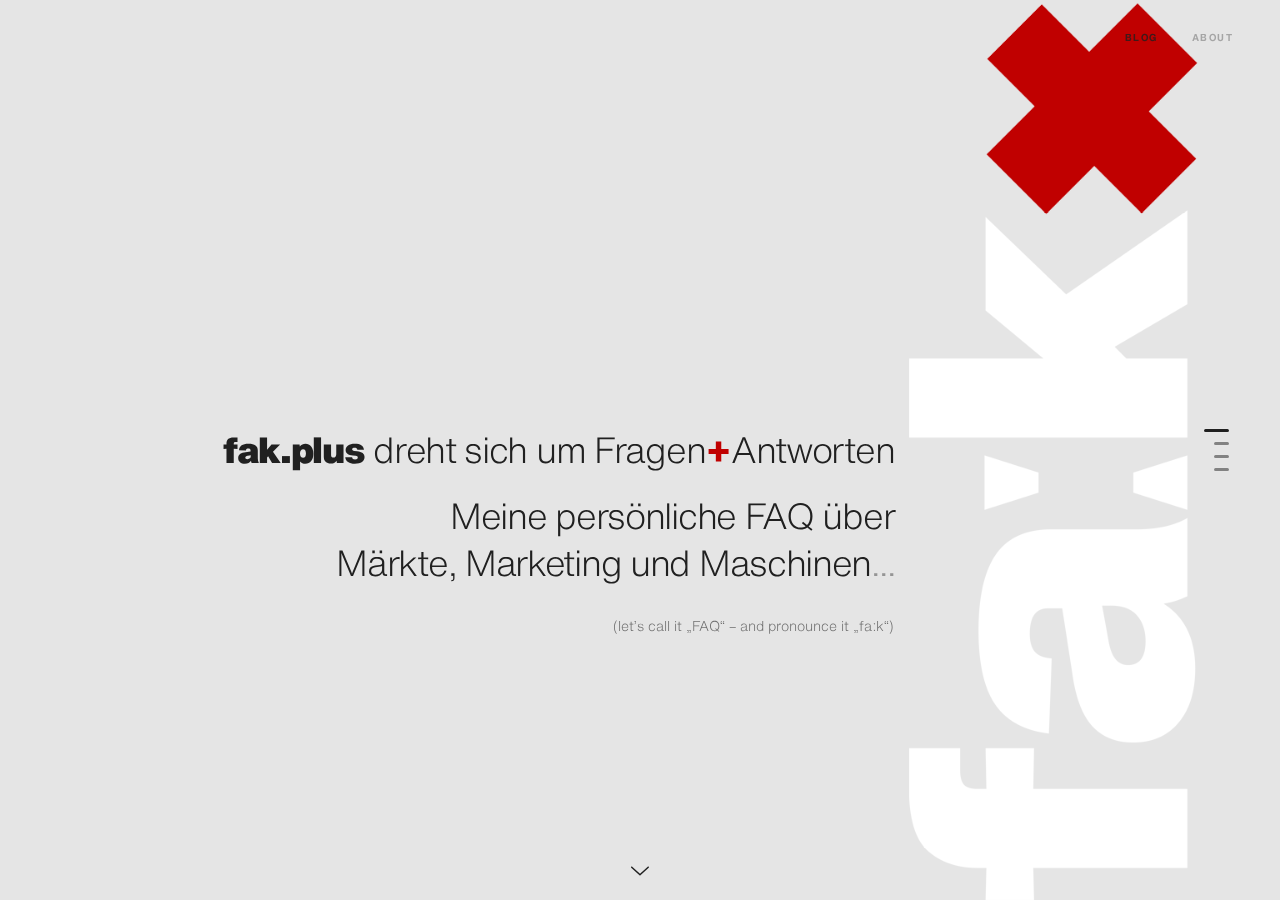
<file: index.html>
<!doctype html>
<html>

<head>
    <meta charset="UTF-8">
    <meta name="viewport" content="width=device-width, height=device-height, initial-scale=1.0, viewport-fit=cover">
    <meta name="apple-mobile-web-app-capable" content="yes" />
    <meta name="robots" content="noindex">
    <meta name="robots" content="nofollow">
    
    <link rel="apple-touch-icon" sizes="57x57" href="favicons/apple-icon-57x57.png">
    <link rel="apple-touch-icon" sizes="60x60" href="favicons/apple-icon-60x60.png">
    <link rel="apple-touch-icon" sizes="72x72" href="favicons/apple-icon-72x72.png">
    <link rel="apple-touch-icon" sizes="76x76" href="favicons/apple-icon-76x76.png">
    <link rel="apple-touch-icon" sizes="114x114" href="favicons/apple-icon-114x114.png">
    <link rel="apple-touch-icon" sizes="120x120" href="favicons/apple-icon-120x120.png">
    <link rel="apple-touch-icon" sizes="144x144" href="favicons/apple-icon-144x144.png">
    <link rel="apple-touch-icon" sizes="152x152" href="favicons/apple-icon-152x152.png">
    <link rel="apple-touch-icon" sizes="180x180" href="favicons/apple-icon-180x180.png">
    <link rel="icon" type="image/png" sizes="192x192" href="favicons/android-icon-192x192.png">
    <link rel="icon" type="image/png" sizes="32x32" href="favicons/favicon-32x32.png">
    <link rel="icon" type="image/png" sizes="96x96" href="favicons/favicon-96x96.png">
    <link rel="icon" type="image/png" sizes="16x16" href="favicons/favicon-16x16.png">
    <link rel="shortcut icon" href="favicons/favicon.ico">
    <link rel="manifest" href="favicons/manifest.json">
    <meta name="msapplication-TileColor" content="#ffffff">
    <meta name="msapplication-TileImage" content="favicons/ms-icon-144x144.png">
    <meta name="theme-color" content="#ffffff">

    <!-- Page Title -->
    <title>faːk+</title>

    <style type="text/css">
        /* hide logo icon in menu bar on first slide - only on index.html / home page */
        /* that's why it's inline... */
        .firstSlide .logo-menu {
            display: none !important
        }
    </style>

    <!-- Compressed Styles -->
    <link href="css/slides.min.css?422331" rel="stylesheet" type="text/css">

    <!-- Custom Styles -->
    <link href="css/custom.css" rel="stylesheet" type="text/css">

    <!-- jQuery 3.3.1 -->
    <!-- <script src="https://ajax.googleapis.com/ajax/libs/jquery/3.3.1/jquery.min.js"></script> -->
    <script src="js/jquery.min.js"></script>

    <!-- Compressed Scripts -->
    <script src="js/slides.min.js?422331" type="text/javascript"></script>
    <!-- Custom Scripts -->
    <!-- <script src="js/custom.js" type="text/javascript"></script> -->

    <!-- Fonts and Material Icons -->
    <link rel="stylesheet" as="font" href="https://fonts.googleapis.com/css?family=Roboto:100,300,400,500,600,700|Material+Icons" />

    <!-- Swiper Scripts and Styles -->
    <link href="css/swiper.min.css" rel="stylesheet" type="text/css">
    <script src="js/swiper.min.js" type="text/javascript"></script>

    <!-- SounCloud Scripts -->
    <script src="js/soundcloud.min.js" type="text/javascript"></script>
</head>

<body class="slides chain noPreload animated">

    <!-- SVG Library -->
    <svg xmlns="http://www.w3.org/2000/svg" style="display:none">

        <symbol id="logofak" viewBox="0 0 458.5 147.48">
            <title>fak Logo</title>
            <path d="M66.4 26.2q-5.4 0-7.5 2c-1.4 1.34-2.1 3.6-2.1 6.8v4.6l20.8-.4V64l-20.8-.4v78.8H16.4V63.6L0 64V39.2l16.4.4v-4.4q0-15.8 8.8-25.6Q33.8 0 57.6 0h20v26.2zM227.31 38.69l-8.79 27.64h-10.26l-8.79-27.64zm0 103.71h-27.84l8.79-27.64h10.26zM304.58 142.4l-21.8-37.2-6 6v31.2h-40.4V0h40.4v68.8l24.6-29.6h47.8l-39.6 41.2 43 62z" />
            <path d="M430 39.98l28 28-24.22 24.2 24.72 24.72-30.57 30.62-24.73-24.76-24.2 24.23-28-28 24.23-24.23-24.55-24.53 30.57-30.57 24.56 24.55z" fill="#c00000" />
            <path d="M155.26 142.4a42.51 42.51 0 0 1-3.8-12.2q-10.2 16.2-33.2 16.2-17.4 0-27.6-8.5t-10.2-23.3q0-12.6 7.7-20.2t24.7-10.4l36.2-5.6V71q0-9.2-13-9.2-6.19 0-9.2 2.6t-3.4 8.6l-38.4-1.4q2.2-18.6 14.6-27.3t38-8.7q26.21 0 39 8.9t12.8 28.3v43.6q0 16 5.8 26zm-9.8-25.8q5-4.39 5-13.2v-4.6l-17.6 3.2q-12.8 2-12.8 10 0 9 12.2 9 8.2 0 13.2-4.4z" />
        </symbol>

        <symbol id="logofakx" viewBox="0 0 107.83 107.82">
            <title>fak Logo X</title>
            <path d="M79.37.32l28 28-24.26 24.21 24.72 24.72-30.58 30.6L52.53 83.1 28.3 107.33l-28-28 24.26-24.2L0 30.57 30.58 0l24.55 24.56z" fill="#c00000" />
        </symbol>

        <symbol id="menu" viewBox="0 0 18 18">
            <path d="M16 5h-14c-.6 0-1-.4-1-1 0-.5.4-1 1-1h14c.5 0 1 .4 1 1s-.4 1-1 1zm-14 5h14c.5 0 1-.4 1-1 0-.5-.4-1-1-1h-14c-.6 0-1 .4-1 1s.4 1 1 1zm14 3h-14c-.5 0-1 .4-1 1 0 .5.4 1 1 1h14c.5 0 1-.4 1-1s-.4-1-1-1z" />
        </symbol>

        <symbol id="arrow-down" viewBox="0 0 24 24">
            <path d="M12 18c-.2 0-.5-.1-.7-.3l-11-10c-.4-.4-.4-1-.1-1.4.4-.4 1-.4 1.4-.1l10.4 9.4 10.3-9.4c.4-.4 1-.3 1.4.1.4.4.3 1-.1 1.4l-11 10c-.1.2-.4.3-.6.3z" />
        </symbol>
        
        <symbol id="mail" viewBox="0 0 18 18">
            <path d="M16 2h-14c-1.1 0-2 .9-2 2v10c0 1.1.9 2 2 2h14c1.1 0 2-.9 2-2v-10c0-1.1-.9-2-2-2zm0 2v.5l-7 4.3-7-4.4v-.4h14zm-14 10v-7.2l6.5 4c.1.1.3.2.5.2s.4-.1.5-.2l6.5-4v7.2h-14z" />
        </symbol>

        <symbol id="linkedin" viewBox="0 0 24 24">
            <path d="M5.9 21.9h-4.7v-14.2h4.7v14.2zm-2.3-16.1c-1.6 0-2.6-1.1-2.6-2.5s1-2.5 2.7-2.5c1.6 0 2.6 1 2.6 2.5-.1 1.4-1.2 2.5-2.7 2.5zm19.2 16.1h-4.7v-7.6c0-2-.7-3.3-2.3-3.3-1.3 0-2.1.9-2.5 1.7-.1.3-.1.8-.1 1.2v7.9h-4.7v-14.1h4.7v2c.7-.9 1.7-2.3 4.3-2.3 3.1 0 5.5 2.1 5.5 6.4v8.2h-.2z" />
        </symbol>

    </svg>

    <!-- Navigation -->
    <nav class="side line">
        <div class="navigation">
            <ul></ul>
        </div>
    </nav>

    <!-- Panel Top #library/panel/panel-top-09.html -->
    <nav class="panel top  ">
        <div class="sections desktop">
            <div class="left logo-menu"><a href="#home" title="Market Bullets"><svg style="width:82px;height:18px">
                        <use xmlns:xlink="http://www.w3.org/1999/xlink" xlink:href="#logofakx"></use>
                    </svg></a></div>
            <div class="right">
                <ul class="menu uppercase trim">
                    <li><a href="#blog">Blog</a></li>
                    <li><a href="#about"><span class="opacity-4">About</span></a></li>
                    <!-- <li class="cropRight"><a href="http://twitter.com/designmodo" class="trimRight" target="_blank"><svg><use xmlns:xlink="http://www.w3.org/1999/xlink" xlink:href="#linkedin"></use></svg></a></li> -->
                </ul>
            </div>
        </div>
        <div class="sections compact hidden">
            <div class="left"><a href="#" title="Slides Framework"><svg style="width:82px;height:24px">
                        <use xmlns:xlink="http://www.w3.org/1999/xlink" xlink:href="#logofakx"></use>
                    </svg></a></div>
            <div class="right"><span class="button actionButton sidebarTrigger" data-sidebar-id="1"><svg>
                        <use xmlns:xlink="http://www.w3.org/1999/xlink" xlink:href="#menu"></use>
                    </svg></span></div>
        </div>
    </nav>

    <!-- Sidebar -->
    <nav class="sidebar" data-sidebar-id="1">
        <div class="close"><svg>
                <use xmlns:xlink="http://www.w3.org/1999/xlink" xlink:href="#close"></use>
            </svg></div>
        <div class="content">
            <a href="#home" class="logo"><svg width="50" height="40">
                    <use xmlns:xlink="http://www.w3.org/1999/xlink" xlink:href="#logofak"></use>
                </svg></a>
            <ul class="mainMenu margin-top-3 opacity-5">
                <li><a href="#blog" style="font-weight: 900; font-size:16px!important">BLOG</a></li>
            </ul>
            <ul class="subMenu small opacity-3">
                <li><a href="feed.xml">RSS feed</a></li>
            </ul>
            <ul class="subMenu small opacity-3">
                <li><a href="#">About</a></li>
            </ul>
            <ul class="social opacity-3">
                <li><a href="https://de.linkedin.com/in/ansgar-knipschild-511443132"><svg>
                            <use xmlns:xlink="http://www.w3.org/1999/xlink" xlink:href="#linkedin"></use>
                        </svg></a></li>
            </ul>
        </div>
    </nav>





    <!-- Home (#34) -->
    <section class="slide whiteSlide" data-name="home">
        <video autoplay muted loop id="homepageVideo">
            <source src="assets/video/homepage-video-sw-small.mp4" type="video/mp4">Your browser does not support HTML5 video.
        </video>
        <div class="content">
            <div class="container">
                <div class="wrap">

                    <div class="fix-12-12">
                        <ul class="flex fixedSpaces verticalCenter reverse">
                            <li class="col-9-12 right middle">
                                <h1 class="ae-1 fromLeft" style="font-size: 36px"><br><br><br><br><b>fak.plus</b> dreht sich um Fragen<b><span style="color:#c00000">+</span></b>Antworten</h1>
                                <!-- <b><span style="color:#c00000">+</span></b> -->
                                <!-- <svg style="width:19;height:19">
                                        <use xmlns:xlink="http://www.w3.org/1999/xlink" xlink:href="#logofakx"></use>
                                    </svg> -->
                                <h1 class="ae-3 fromLeft" style="font-size: 36px">Meine persönliche FAQ über <br>Märkte, Marketing und Maschinen<span class="opacity-4">...</span></h1>

                                <p class="ae-4 fromLeft micro margin-top-3"><span class="opacity-6">(let’s call it „FAQ“ – and pronounce it „faːk“)
                                    </span></p>
                                <!-- <a class="button blue gradient ae-3 fromCenter cropLeft">Get Started</a><a class="button white ae-4 fromCenter">Learn more</a> -->
                            </li>
                            <li class="col-3-12">
                                <!-- <img class="ae-4" width="605" src="assets/img/homepage-logo.png" alt="iPhones Thumbnail" data-action="zoom"/> -->
                                <!-- <img class="ae-4 done" width="450" src="assets/img/homepage-logo.png" alt="lgo" style="margin-top: -120px"  /> -->
                            </li>
                        </ul>
                    </div>

                </div>
            </div>
        </div>
        <!-- <div class="background" style="background-color:#e1e4ea"></div> -->
        <div class="background homepage-background"></div>
    </section>




    <!-- Blog Übrsicht (#74) -->
    <section data-title="faːk blog" class="slide whiteSlide autoHeight" data-name="blog" style="background-color:#fff">
        <div class="content">
            <div class="container">
                <div class="wrap">

                    <div class="fix-12-12">
                        <ul class="flex fixedSpaces bottom">
                            <li class="col-4-12 "></li>
                            <li class="col-8-12 left margin-bottom-5">
                                <h1 class="ae-1 margin-bottom-4" style="font-weight: 100"><b>faːk</b>blog</h1>
                                <p class="margin-top-0 margin-bottom-1 linkdate left ae-1">02.02.2020</p>
                                <!-- <p class="margin-top-0 margin-bottom-0 linkdate left ae-2" style="color:#999">Highlights aus "The Checklist Manifesto: How to Get Things Right" (Atul Gawande)</p> -->
                                <p class="margin-top-0 margin-bottom-0 ae-2" style="line-height:100%"><a href="#post1">Die Checklisten faːk -  Wie Checklisten verhindern, dass vernünftige Leute dumme Fehler machen</a></p>
                                <p class="margin-top-1 margin-bottom-0 ae-3 small opacity-5">Highlights aus „The Checklist Manifesto: How to Get Things Right“ (Atul Gawande)</p>
                            	<ul class="bullet margin-top-1 small light opacity-5 ae-4">
                                    <li class="ae-4">Warum scheitern wir beim Umsetzen von Dingen?</li>
                                    <li class="ae-4">Warum können Checklisten helfen?</li>
                                    <li class="ae-4">Was ist die Mutter aller Checklisten?</li>
                                    <li class="ae-4">Wer benutzt schon seit Jahrzehnten erfolgreich Checklisten?</li>
                                    <li class="ae-4">Aber hilft das auch für Wissenschaftler, Softwareentwickler und andere "Knowledge-Worker"?</li>
                                    <li class="ae-4">In welchen Fällen können Checklisten helfen?</li>
                                    <li class="ae-4">Was sind negative Seiten von Checklisten?</li>
                                    <li class="ae-4">Wie sieht eine gute Checkliste aus?</li>
                                </ul>
                            </li>

                            <li class="col-4-12 "></li>
                            <li class="col-8-12 left margin-bottom-2">
                                <p class="margin-top-0 margin-bottom-1 linkdate left ae-5">02.02.2020</p>
                                <p class="margin-top-0 margin-bottom-0 ae-6" style="line-height:100%">jfkdsl fjkdslfjsdk fsjlkf</p>
                                <p class="margin-top-1 margin-bottom-0 ae-7 small opacity-5">jfskdlfjslkjfklsfj jfkdsljf sfjls</p>
                            	<ul class="bullet margin-top-1 small light opacity-5 ae-4">
                                    <li class="ae-8">fjkl jkdsf jsl</li>
                                    <li class="ae-8">jk jklfsj fl</li>
                                    <li class="ae-8">jkl hfjdlksh hjfkds</li>
                                </ul>
                            </li>

                        </ul>

                    </div>

                </div>
            </div>
        </div>
    </section>



    <!-- Blog Post 1 (#74) -->
    <section data-title="faːk blog" class="slide whiteSlide autoHeight" data-name="post1" style="background-color:#fff">
        <div class="content">
            <div class="container">
                <div class="wrap">

                    <div class="fix-12-12">
                        <ul class="flex fixedSpaces bottom">
                            <li class="col-4-12 "></li>
                            <li class="col-8-12 left margin-bottom-5">
                                <p class="margin-top-0 margin-bottom-1 linkdate left ae-1">02.02.2020</p>
                                <h1 class="margin-top-8 margin-bottom-0 ae-2" style="font-size: 32px;line-height:110%">Die Checklisten faːk -  Wie Checklisten verhindern, dass vernünftige Leute dumme Fehler machen</h1>
                                <p class="margin-top-3 margin-bottom-3 ae-3 small opacity-5">Highlights aus „The Checklist Manifesto: How to Get Things Right“ (Atul Gawande)</p>

                                <p class="margin-top-1 margin-bottom-0 small ae-4" style="font-weight:400">Warum scheitern wir beim Umsetzen von Dingen?</p>
                                <p class="margin-top-0 margin-bottom-0 small ae-5">Unwissenheit: Weil wir nur ein unvollständiges Wissen haben
Fehler: Weil wir Wissen falsch anwenden
Ablenkung: Weil wir unkonzentriert arbeiten</p>
                                <!-- <ul class="bullet margin-top-0 small light ae-4">
                                    <li class="ae-4">Unwissenheit: Weil wir nur ein unvollständiges Wissen haben</li>
                                    <li class="ae-4">Fehler: Weil wir Wissen falsch anwenden</li>
                                    <li class="ae-4">Ablenkung: Weil wir unkonzentriert arbeiten</li>
                                </ul> -->

                                <p class="margin-top-1 margin-bottom-0 small ae-5" style="font-weight:400">Warum können Checklisten helfen?</p>
                                <p class="margin-top-0 margin-bottom-0 small ae-5">Checklisten bündeln Wissen und Erfahrungswerte in kompakter Form 
Checklisten minimieren Ablenkungen und Unaufmerksamkeiten durch systematisches „Abhaken“
Checklisten stellen sicher, dass das Notwendige erledigt wird
Checklisten schaffen Platz im Kopf für die kreativen Dinge</p>
                            </li>

                        </ul>

                    </div>

                </div>
            </div>
        </div>
    </section>





    <!-- About (#40) -->
    <section data-title="Slide #3" class="slide whiteSlide" data-name="about">
        <div class="content">
            <div class="container">
                <div class="wrap left">

                    <div class="fix-12-12 toLeft">
                        <ul class="flex top">
                            <li class="col-4-12 "></li>
                            <li class="col-2-12 ae-1 right" style="padding-left: 1%">
                                <p><a href="https://de.linkedin.com/in/ansgar-knipschild-511443132" target="_blank"><img src="assets/img/aknip-circle-outlined.png" width="80" alt="aknip" /></a></p>
                            </li>
                            <li class="col-5-12 ae-2" style="padding-right: 0">
                                <p class="opacity-8 micro"><br>I am working on projects about digital markets and marketing. With a slight focus on <u>industrial insurance and insurtech</u>. Find me at the intersection of business, design and technology. This my personal blog inluding faːkʼs (aka FAQʼs), bullets and notes about markets, marketing and machines.</p>
                                <p class="opacity-8 micro ae-3">Contact:</p>
                                <p class="opacity-8 micro left ae-4">
                                    <a href="" target="_blank"><svg width=20 height=16>
                                            <use xmlns:xlink="http://www.w3.org/1999/xlink" xlink:href="#mail"></use>
                                        </svg></a>
                                    <a href="https://de.linkedin.com/in/ansgar-knipschild-511443132" target="_blank"><svg width=20 height=16>
                                            <use xmlns:xlink="http://www.w3.org/1999/xlink" xlink:href="#linkedin"></use>
                                        </svg></a>
                                </p>
                            </li>
                            <li class="col-1-12 "></li>
                        </ul>
                    </div>
                    <!-- Edward Rolf Tufte, born March 14, 1942, American statistician and professor emeritus of political science, statistics, and computer science at Yale University. Information designer and pioneer in the field of data visualization. -->
                </div>
            </div>
        </div>
    </section>


    <!-- Panel Bottom #09 -->
    <nav class="panel bottom  ">
        <div class="sections">
            <div class="center"><span class="nextSlide"><svg>
                        <use xmlns:xlink="http://www.w3.org/1999/xlink" xlink:href="#arrow-down"></use>
                    </svg></span></div>
        </div>
    </nav>
</body>

</html>
</file>
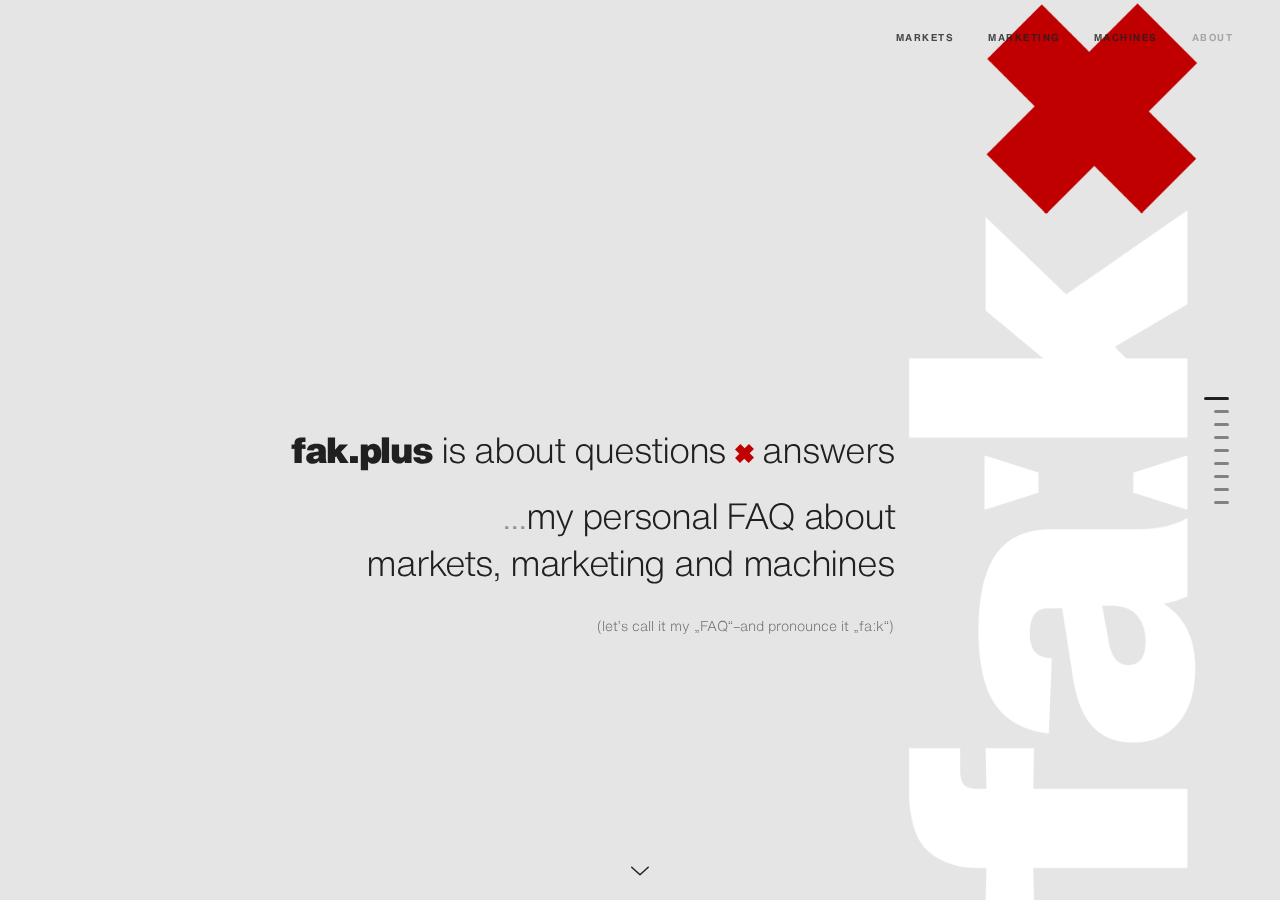
<file: index-backup.html>
<!doctype html>
<html>

<head>
    <meta charset="UTF-8">
    <meta name="viewport" content="width=device-width, height=device-height, initial-scale=1.0, viewport-fit=cover">
    <meta name="apple-mobile-web-app-capable" content="yes" />
    <meta name="robots" content="noindex">
    <meta name="robots" content="nofollow">

    <!-- Page Title -->
    <title>faːk+</title>

    <style type="text/css">
        /* hide logo icon in menu bar on first slide - only on index.html / home page */
        /* that's why it's inline... */
        .firstSlide .logo-menu {
            display: none !important
        }
    </style>

    <!-- Compressed Styles -->
    <link href="css/slides.min.css?422331" rel="stylesheet" type="text/css">

    <!-- Custom Styles -->
    <link href="css/custom.css" rel="stylesheet" type="text/css">

    <!-- jQuery 3.3.1 -->
    <script src="https://ajax.googleapis.com/ajax/libs/jquery/3.3.1/jquery.min.js"></script>

    <!-- Compressed Scripts -->
    <script src="js/slides.min.js?422331" type="text/javascript"></script>
    <!-- Custom Scripts -->
    <!-- <script src="js/custom.js" type="text/javascript"></script> -->

    <!-- Fonts and Material Icons -->
    <link rel="stylesheet" as="font" href="https://fonts.googleapis.com/css?family=Roboto:100,300,400,500,600,700|Material+Icons" />

    <!-- Swiper Scripts and Styles -->
    <link href="css/swiper.min.css" rel="stylesheet" type="text/css">
    <script src="js/swiper.min.js" type="text/javascript"></script>

    <!-- SounCloud Scripts -->
    <script src="js/soundcloud.min.js" type="text/javascript"></script>
</head>

<body class="slides chain noPreload animated">

    <!-- SVG Library -->
    <svg xmlns="http://www.w3.org/2000/svg" style="display:none">

        <symbol id="logo-slides" viewBox="0 0 106 31">
            <title>Slides Framework</title>
            <path d="M17.413 14.04c-.56-5.84-5.6-7-8.52-7-4.6 0-8.6 2.92-8.6 7.52 0 3 2.4 4.88 5.28 5.8 4.24 1.64 5.88 1.84 5.88 3.36 0 1.08-1.2 1.72-2.32 1.72-.28 0-2.24 0-2.52-2.04h-6.6c.6 5.84 5.68 7.36 9.04 7.36 4.92 0 9.04-2.88 9.04-7.76 0-4.8-4-5.92-7.76-6.96-1.76-.52-3.4-1.2-3.4-2.2 0-.6.48-1.48 1.88-1.48 1.96 0 2.04 1.2 2.08 1.68h6.52zm2.222 15.96h6.64v-29.6h-6.64v29.6zm9.662-24.56h6.64v-5.04h-6.64v5.04zm0 24.56h6.64v-22.2h-6.64v22.2zm32.782-29.6h-6.64v9.28c-.72-.72-2.6-2.64-6.52-2.64-5.64 0-11 4.28-11 11.8 0 6.68 4.4 11.88 11.12 11.88 4.48 0 6.08-2.2 6.72-3.12v2.4h6.32v-29.6zm-17.52 18.4c0-2.56 1.8-5.56 5.64-5.56 1.56 0 2.96.56 3.96 1.56 1 .96 1.64 2.32 1.64 3.92.08 1.64-.52 3.08-1.56 4.12s-2.52 1.68-4.12 1.68c-3.12 0-5.56-2.28-5.56-5.68v-.04zm42.502 2.4c.52-4.08-.32-7.64-3.12-10.64-2.08-2.2-5-3.52-8.4-3.52-6.76 0-11.64 5.72-11.64 11.92 0 6.6 5.4 11.76 11.76 11.76 2.28 0 4.48-.68 6.32-2 1.88-1.28 3.44-3.2 4.52-5.68h-6.8c-.8 1.16-1.92 2.08-4.04 2.08-2.6 0-4.84-1.56-5.12-3.92h16.52zm-16.44-5.04c.16-1.04 1.52-3.52 4.96-3.52s4.8 2.48 4.96 3.52h-9.92zm34.502-2.12c-.56-5.84-5.6-7-8.52-7-4.6 0-8.6 2.92-8.6 7.52 0 3 2.4 4.88 5.28 5.8 4.24 1.64 5.88 1.84 5.88 3.36 0 1.08-1.2 1.72-2.32 1.72-.28 0-2.24 0-2.52-2.04h-6.6c.6 5.84 5.68 7.36 9.04 7.36 4.92 0 9.04-2.88 9.04-7.76 0-4.8-4-5.92-7.76-6.96-1.76-.52-3.4-1.2-3.4-2.2 0-.6.48-1.48 1.88-1.48 1.96 0 2.04 1.2 2.08 1.68h6.52z" />
        </symbol>


        <symbol id="logo2" viewBox="0 0 1000 1000">
            <title>Slides Framework</title>
            <path d="M564 372H308c-38.4 0-64-25.6-64-64s25.6-64 64-64h256c38.4 0 64 25.6 64 64s-25.6 64-64 64zm128 384H436c-38.4 0-64-25.6-64-64s25.6-64 64-64h256c38.4 0 64 25.6 64 64s-25.6 64-64 64zm64-192H500c-38.4 0-64-25.6-64-64s25.6-64 64-64h256c38.4 0 64 25.6 64 64s-25.6 64-64 64zm-448 0h-64c-38.4 0-64-25.6-64-64s25.6-64 64-64h64c38.4 0 64 25.6 64 64s-25.6 64-64 64zm192-448c211.2 0 384 172.8 384 384S711.2 884 500 884 116 711.2 116 500s172.8-384 384-384m0-64C250.4 52 52 250.4 52 500s198.4 448 448 448 448-198.4 448-448S749.6 52 500 52z" />
        </symbol>


        <symbol id="logofak" viewBox="0 0 458.5 147.48">
            <title>fak Logo</title>
            <path d="M66.4 26.2q-5.4 0-7.5 2c-1.4 1.34-2.1 3.6-2.1 6.8v4.6l20.8-.4V64l-20.8-.4v78.8H16.4V63.6L0 64V39.2l16.4.4v-4.4q0-15.8 8.8-25.6Q33.8 0 57.6 0h20v26.2zM227.31 38.69l-8.79 27.64h-10.26l-8.79-27.64zm0 103.71h-27.84l8.79-27.64h10.26zM304.58 142.4l-21.8-37.2-6 6v31.2h-40.4V0h40.4v68.8l24.6-29.6h47.8l-39.6 41.2 43 62z" />
            <path d="M430 39.98l28 28-24.22 24.2 24.72 24.72-30.57 30.62-24.73-24.76-24.2 24.23-28-28 24.23-24.23-24.55-24.53 30.57-30.57 24.56 24.55z" fill="#c00000" />
            <path d="M155.26 142.4a42.51 42.51 0 0 1-3.8-12.2q-10.2 16.2-33.2 16.2-17.4 0-27.6-8.5t-10.2-23.3q0-12.6 7.7-20.2t24.7-10.4l36.2-5.6V71q0-9.2-13-9.2-6.19 0-9.2 2.6t-3.4 8.6l-38.4-1.4q2.2-18.6 14.6-27.3t38-8.7q26.21 0 39 8.9t12.8 28.3v43.6q0 16 5.8 26zm-9.8-25.8q5-4.39 5-13.2v-4.6l-17.6 3.2q-12.8 2-12.8 10 0 9 12.2 9 8.2 0 13.2-4.4z" />
        </symbol>


        <symbol id="logofakx" viewBox="0 0 107.83 107.82">
            <title>fak Logo X</title>
            <path d="M79.37.32l28 28-24.26 24.21 24.72 24.72-30.58 30.6L52.53 83.1 28.3 107.33l-28-28 24.26-24.2L0 30.57 30.58 0l24.55 24.56z" fill="#c00000" />
        </symbol>


        <symbol id="logo" viewBox="0 0 64 64">
            <title>Logo Market Bullets</title>
            <path d="M34.8 31.5c0 1.8-1.5 3.3-3.3 3.3-1.8 0-3.3-1.5-3.3-3.3s1.5-3.3 3.3-3.3c1.8 0 3.3 1.5 3.3 3.3zm0-14.7c0 1.8-1.5 3.3-3.3 3.3-1.8 0-3.3-1.5-3.3-3.3 0-1.8 1.5-3.3 3.3-3.3 1.8 0 3.3 1.5 3.3 3.3zm-10.2 1.3c1.2 1.4 1 3.4-.4 4.6-1.4 1.2-3.5 1-4.6-.4-1.2-1.4-1-3.4.4-4.6 1.3-1.2 3.4-1 4.6.4zm-7 7.6c1.8.3 3 2 2.6 3.8-.3 1.8-2 3-3.8 2.7-1.8-.3-3-2-2.6-3.8.3-1.8 2-3 3.8-2.7zM17.1 36c1.6-.9 3.6-.4 4.5 1.2.9 1.6.4 3.6-1.2 4.5-1.6.9-3.6.4-4.5-1.2-.9-1.6-.4-3.6 1.2-4.5zm6.3 8.2c.6-1.7 2.5-2.6 4.2-1.9 1.7.6 2.6 2.5 2 4.2-.6 1.7-2.5 2.6-4.2 1.9-1.8-.6-2.7-2.5-2-4.2zm10 2.3c-.6-1.7.3-3.6 2-4.2 1.7-.6 3.6.2 4.2 1.9.6 1.7-.3 3.6-2 4.2-1.7.6-3.5-.2-4.2-1.9zm9.2-4.8c-1.6-.9-2.1-2.9-1.2-4.5.9-1.6 2.9-2.1 4.5-1.2 1.6.9 2.1 2.9 1.2 4.5-.9 1.6-2.9 2.1-4.5 1.2zm4-9.5c-1.8.3-3.5-.9-3.8-2.7-.3-1.8.9-3.5 2.6-3.8 1.8-.3 3.5.9 3.8 2.7.3 1.8-.8 3.5-2.6 3.8zm-3.1-9.9c-1.2 1.4-3.2 1.6-4.6.4-1.4-1.2-1.6-3.2-.4-4.6 1.2-1.4 3.2-1.6 4.6-.4 1.4 1.2 1.6 3.3.4 4.6zm-8.7-18c0 1.8-1.5 3.3-3.3 3.3-1.8 0-3.3-1.5-3.3-3.3S29.7 1 31.5 1c1.8 0 3.3 1.5 3.3 3.3zm-14.1 2c.9 1.6.4 3.6-1.2 4.5-1.6.9-3.6.4-4.5-1.2-.9-1.6-.3-3.6 1.2-4.5 1.6-.9 3.6-.4 4.5 1.2zM9.6 15c1.6.9 2.1 2.9 1.2 4.5-.9 1.6-2.9 2.1-4.5 1.2-1.6-.9-2.1-2.9-1.2-4.5C6 14.7 8 14.1 9.6 15zM4.3 28.2c1.8 0 3.3 1.5 3.3 3.3 0 1.8-1.5 3.3-3.3 3.3-1.8 0-3.3-1.5-3.3-3.3 0-1.8 1.5-3.3 3.3-3.3zm2 14.1c1.6-.9 3.6-.4 4.5 1.2.9 1.6.4 3.6-1.2 4.5-1.6.9-3.6.3-4.5-1.3-.9-1.5-.4-3.5 1.2-4.4zM15 53.4c.9-1.6 2.9-2.1 4.5-1.2 1.6.9 2.1 2.9 1.2 4.5-.9 1.6-2.9 2.1-4.5 1.2-1.5-.9-2.1-2.9-1.2-4.5zm13.2 5.3c0-1.8 1.5-3.3 3.3-3.3 1.8 0 3.3 1.5 3.3 3.3 0 1.8-1.5 3.3-3.3 3.3-1.8 0-3.3-1.5-3.3-3.3zm14.1-2c-.9-1.6-.4-3.6 1.2-4.5 1.6-.9 3.6-.4 4.5 1.2.9 1.6.4 3.6-1.2 4.5-1.6.9-3.6.4-4.5-1.2zM53.4 48c-1.6-.9-2.1-2.9-1.2-4.5.9-1.6 2.9-2.1 4.5-1.2 1.6.9 2.1 2.9 1.2 4.5-.9 1.5-2.9 2.1-4.5 1.2zm5.3-13.2c-1.8 0-3.3-1.5-3.3-3.3 0-1.8 1.5-3.3 3.3-3.3 1.8 0 3.3 1.5 3.3 3.3 0 1.8-1.5 3.3-3.3 3.3zm-2-14.1c-1.6.9-3.6.4-4.5-1.2-.9-1.6-.4-3.6 1.2-4.5 1.6-.9 3.6-.4 4.5 1.2.9 1.6.4 3.6-1.2 4.5zM48 9.6c-.9 1.6-2.9 2.1-4.5 1.2-1.6-.9-2.1-2.9-1.2-4.5.9-1.6 2.9-2.1 4.5-1.2C48.3 6 48.9 8 48 9.6z" />
        </symbol>

        <symbol id="logo-icon" viewBox="0 0 50 41">
            <title>Slides Framework</title>
            <path d="M4,12h42c2.2,0,4,1.8,4,4v21c0,2.2-1.8,4-4,4H4c-2.2,0-4-1.8-4-4V16C0,13.8,1.8,12,4,12z" />
            <path opacity="0.6" d="M45.5,9h-41C3.7,9,3,8.3,3,7.5v0C3,6.7,3.7,6,4.5,6h41C46.3,6,47,6.7,47,7.5v0C47,8.3,46.3,9,45.5,9z" />
            <path opacity="0.4" d="M7.5,0h35C43.3,0,44,0.7,44,1.5v0C44,2.3,43.3,3,42.5,3h-35C6.7,3,6,2.3,6,1.5v0C6,0.7,6.7,0,7.5,0z" />
        </symbol>

        <symbol id="close" viewBox="0 0 30 30">
            <path d="M15 0c-8.3 0-15 6.7-15 15s6.7 15 15 15 15-6.7 15-15-6.7-15-15-15zm5.7 19.3c.4.4.4 1 0 1.4-.2.2-.4.3-.7.3s-.5-.1-.7-.3l-4.3-4.3-4.3 4.3c-.2.2-.4.3-.7.3s-.5-.1-.7-.3c-.4-.4-.4-1 0-1.4l4.3-4.3-4.3-4.3c-.4-.4-.4-1 0-1.4s1-.4 1.4 0l4.3 4.3 4.3-4.3c.4-.4 1-.4 1.4 0s.4 1 0 1.4l-4.3 4.3 4.3 4.3z" />
        </symbol>

        <symbol id="close-small" viewBox="0 0 11 11">
            <path d="M6.914 5.5l3.793-3.793c.391-.391.391-1.023 0-1.414s-1.023-.391-1.414 0l-3.793 3.793-3.793-3.793c-.391-.391-1.023-.391-1.414 0s-.391 1.023 0 1.414l3.793 3.793-3.793 3.793c-.391.391-.391 1.023 0 1.414.195.195.451.293.707.293s.512-.098.707-.293l3.793-3.793 3.793 3.793c.195.195.451.293.707.293s.512-.098.707-.293c.391-.391.391-1.023 0-1.414l-3.793-3.793z" />
        </symbol>

        <symbol id="arrow-left" viewBox="0 0 29 56">
            <path d="M28.7.3c.4.4.4 1 0 1.4l-26.3 26.3 26.3 26.3c.4.4.4 1 0 1.4-.4.4-1 .4-1.4 0l-27-27c-.4-.4-.4-1 0-1.4l27-27c.3-.3 1-.4 1.4 0z" />
        </symbol>

        <symbol id="arrow-right" viewBox="0 0 29 56">
            <path d="M.3 55.7c-.4-.4-.4-1 0-1.4l26.3-26.3-26.3-26.3c-.4-.4-.4-1 0-1.4.4-.4 1-.4 1.4 0l27 27c.4.4.4 1 0 1.4l-27 27c-.3.3-1 .4-1.4 0z" />
        </symbol>

        <symbol id="back" viewBox="0 0 20 20">
            <path d="M2.3 10.7l5 5c.4.4 1 .4 1.4 0s.4-1 0-1.4l-3.3-3.3h11.6c.6 0 1-.4 1-1s-.4-1-1-1h-11.6l3.3-3.3c.4-.4.4-1 0-1.4-.2-.2-.4-.3-.7-.3s-.5.1-.7.3l-5 5c-.2.2-.3.5-.3.7 0 .2.1.5.3.7z" />
        </symbol>

        <symbol id="menu" viewBox="0 0 18 18">
            <path d="M16 5h-14c-.6 0-1-.4-1-1 0-.5.4-1 1-1h14c.5 0 1 .4 1 1s-.4 1-1 1zm-14 5h14c.5 0 1-.4 1-1 0-.5-.4-1-1-1h-14c-.6 0-1 .4-1 1s.4 1 1 1zm14 3h-14c-.5 0-1 .4-1 1 0 .5.4 1 1 1h14c.5 0 1-.4 1-1s-.4-1-1-1z" />
        </symbol>

        <symbol id="share" viewBox="0 0 18 18">
            <path d="M16 8c-.6 0-1 .4-1 1v6h-12v-6c0-.6-.4-1-1-1s-1 .4-1 1v6c0 1.1.9 2 2 2h12c1.1 0 2-.9 2-2v-6c0-.6-.4-1-1-1zm-2.3-2.3c.4-.4.4-1 0-1.4l-4-4c-.4-.4-1-.4-1.4 0l-4 4c-.4.4-.4 1 0 1.4s1 .4 1.4 0l2.3-2.3v7.6c0 .6.4 1 1 1s1-.4 1-1v-7.6l2.3 2.3c.4.4 1 .4 1.4 0z" />
        </symbol>

        <symbol id="arrow-down" viewBox="0 0 24 24">
            <path d="M12 18c-.2 0-.5-.1-.7-.3l-11-10c-.4-.4-.4-1-.1-1.4.4-.4 1-.4 1.4-.1l10.4 9.4 10.3-9.4c.4-.4 1-.3 1.4.1.4.4.3 1-.1 1.4l-11 10c-.1.2-.4.3-.6.3z" />
        </symbol>

        <symbol id="arrow-up" viewBox="0 0 24 24">
            <path d="M11.9 5.9c.2 0 .5.1.7.3l11 10c.4.4.4 1 .1 1.4-.4.4-1 .4-1.4.1l-10.4-9.4-10.3 9.4c-.4.4-1 .3-1.4-.1-.4-.4-.3-1 .1-1.4l11-10c.1-.2.4-.3.6-.3z" />
        </symbol>

        <symbol id="arrow-top" viewBox="0 0 18 18">
            <path d="M15.7 7.3l-6-6c-.4-.4-1-.4-1.4 0l-6 6c-.4.4-.4 1 0 1.4.4.4 1 .4 1.4 0l4.3-4.3v11.6c0 .6.4 1 1 1s1-.4 1-1v-11.6l4.3 4.3c.2.2.4.3.7.3s.5-.1.7-.3c.4-.4.4-1 0-1.4z" />
        </symbol>

        <symbol id="play" viewBox="0 0 30 30">
            <path d="M7 30v-30l22 15z" />
        </symbol>

        <symbol id="chat" viewBox="0 0 18 18">
            <path d="M5,17c-0.2,0-0.3,0-0.4-0.1C4.2,16.7,4,16.4,4,16v-2H2c-1.1,0-2-0.9-2-2V3c0-1.1,0.9-2,2-2h14c1.1,0,2,0.9,2,2v9 c0,1.1-0.9,2-2,2H9.3l-3.7,2.8C5.4,16.9,5.2,17,5,17z M2,12h3.5C5.8,12,6,12.2,6,12.5V14l2.4-1.8C8.6,12.1,8.8,12,9,12h7V3H2V12z M13,7H5C4.4,7,4,6.6,4,6s0.4-1,1-1h8c0.6,0,1,0.4,1,1S13.6,7,13,7z M13,10H5c-0.6,0-1-0.4-1-1s0.4-1,1-1h8c0.6,0,1,0.4,1,1 S13.6,10,13,10z" />
        </symbol>

        <symbol id="mail" viewBox="0 0 18 18">
            <path d="M16 2h-14c-1.1 0-2 .9-2 2v10c0 1.1.9 2 2 2h14c1.1 0 2-.9 2-2v-10c0-1.1-.9-2-2-2zm0 2v.5l-7 4.3-7-4.4v-.4h14zm-14 10v-7.2l6.5 4c.1.1.3.2.5.2s.4-.1.5-.2l6.5-4v7.2h-14z" />
        </symbol>

        <symbol id="sound-on" viewBox="0 0 18 18">
            <path d="M8.5,0.1C8.1-0.1,7.7,0,7.4,0.2L3.7,3H2C0.9,3,0,3.9,0,5v6c0,1.1,0.9,2,2,2h1.7l3.7,2.8C7.6,15.9,7.8,16,8,16 c0.2,0,0.3,0,0.4-0.1C8.8,15.7,9,15.4,9,15V1C9,0.6,8.8,0.3,8.5,0.1z M7,13l-2.4-1.8C4.4,11.1,4.2,11,4,11l-2,0l0-6h2 c0.2,0,0.4-0.1,0.6-0.2L7,3V13z M11.7,9.9l0.7,1.9C13.9,11.2,15,9.7,15,8c0-1.7-1.1-3.2-2.7-3.8l-0.7,1.9C12.5,6.4,13,7.2,13,8C13,8.9,12.5,9.6,11.7,9.9z M12.2,1.1l-0.3,2C14.3,3.5,16,5.6,16,8s-1.8,4.5-4.2,4.9l0.3,2C15.6,14.3,18,11.4,18,8C18,4.6,15.6,1.7,12.2,1.1z" />
        </symbol>

        <symbol id="sound-off" viewBox="0 0 18 18">
            <path d="M15.9,8l1.8-1.8c0.4-0.4,0.4-1,0-1.4s-1-0.4-1.4,0l-1.8,1.8l-1.8-1.8c-0.4-0.4-1-0.4-1.4,0s-0.4,1,0,1.4L13.1,8l-1.8,1.8 c-0.4,0.4-0.4,1,0,1.4c0.2,0.2,0.5,0.3,0.7,0.3s0.5-0.1,0.7-0.3l1.8-1.8l1.8,1.8c0.2,0.2,0.5,0.3,0.7,0.3s0.5-0.1,0.7-0.3 c0.4-0.4,0.4-1,0-1.4L15.9,8z M8.5,0.1C8.1-0.1,7.7,0,7.4,0.2L3.7,3H2C0.9,3,0,3.9,0,5v6c0,1.1,0.9,2,2,2h1.7l3.7,2.8C7.6,15.9,7.8,16,8,16 c0.2,0,0.3,0,0.4-0.1C8.8,15.7,9,15.4,9,15V1C9,0.6,8.8,0.3,8.5,0.1z M7,13l-2.4-1.8C4.4,11.1,4.2,11,4,11l-2,0l0-6h2 c0.2,0,0.4-0.1,0.6-0.2L7,3V13z" />
        </symbol>

        <!-- social -->
        <symbol id="apple" viewBox="-1 1 24 24">
            <path d="M17.6 13.8c0-3 2.5-4.5 2.6-4.6-1.4-2.1-3.6-2.3-4.4-2.4-1.9-.2-3.6 1.1-4.6 1.1-.9 0-2.4-1.1-4-1-2 0-3.9 1.2-5 3-2.1 3.7-.5 9.1 1.5 12.1 1 1.5 2.2 3.1 3.8 3 1.5-.1 2.1-1 3.9-1s2.4 1 4 1 2.7-1.5 3.7-2.9c1.2-1.7 1.6-3.3 1.7-3.4-.1-.1-3.2-1.3-3.2-4.9zm-3.1-9c.8-1 1.4-2.4 1.2-3.8-1.2 0-2.7.8-3.5 1.8-.8.9-1.5 2.3-1.3 3.7 1.4.1 2.8-.7 3.6-1.7z" />
        </symbol>

        <symbol id="dribbble" viewBox="0 0 24 24">
            <path d="M12 0c-6.7 0-12 5.3-12 12s5.3 12 12 12 12-5.3 12-12-5.3-12-12-12zm7.9 5.7c1.3 1.7 2.1 3.9 2.3 6.1-.4-.1-2.4-.4-4.7-.4-.8 0-1.5 0-2.3.1 0-.1-.1-.3-.3-.5l-.7-1.5c3.7-1.4 5.3-3.4 5.7-3.8zm-7.9-3.8c2.5 0 4.9.9 6.7 2.5-.3.4-1.9 2.3-5.2 3.6-1.6-2.9-3.3-5.3-3.7-5.9.6-.1 1.4-.2 2.2-.2zm-4.4 1c.4.6 2.1 3 3.7 5.8-4.4 1.2-8.2 1.2-9.2 1.2h-.1c.8-3.1 2.9-5.6 5.6-7zm-5.7 9.1v-.3h.3c1.2 0 5.6-.1 10.1-1.5l.8 1.6c-.1 0-.3 0-.4.1-5.1 1.6-7.9 6-8.3 6.7-1.6-1.7-2.5-4.1-2.5-6.6zm10.1 10.1c-2.3 0-4.4-.8-6.1-2.1.3-.5 2.4-4.4 7.9-6.3 1.3 3.6 2 6.7 2.1 7.6-1.2.6-2.6.8-3.9.8zm5.7-1.8c-.1-.8-.7-3.6-2-7.1.7-.1 1.3-.1 2-.1 2.1 0 3.7.4 4.1.5-.3 2.8-1.8 5.2-4.1 6.7z" />
        </symbol>

        <symbol id="facebook" viewBox="0 0 24 24">
            <path d="M24 1.3v21.3c0 .7-.6 1.3-1.3 1.3h-6.1v-9.3h3.1l.5-3.6h-3.6v-2.2c0-1.1.3-1.8 1.8-1.8h1.9v-3.2c-.3 0-1.5-.1-2.8-.1-2.8 0-4.7 1.7-4.7 4.8v2.7h-3.1v3.6h3.1v9.2h-11.5c-.7 0-1.3-.6-1.3-1.3v-21.4c0-.7.6-1.3 1.3-1.3h21.3c.8 0 1.4.6 1.4 1.3z" />
        </symbol>

        <symbol id="facebook2" viewBox="0 0 512 512">
            <path d="M288 176v-64c0-17.664 14.336-32 32-32h32v-80h-64c-53.024 0-96 42.976-96 96v80h-64v80h64v256h96v-256h64l32-80h-96z" />
        </symbol>

        <symbol id="fb-like" viewBox="0 0 20 20">
            <path d="M0 8v12h5v-12h-5zm2.5 10.8c-.4 0-.8-.3-.8-.8 0-.4.3-.8.8-.8s.8.3.8.8c0 .4-.4.8-.8.8zm3.5-.8h9.5c1.1 0 1.7-1 1.7-1.7 0-.3-.4-1-.4-1 1.4-.3 1.7-1.2 1.7-1.7-.1-.5-.3-.9-.5-1 1-.4 1.5-1.1 1.4-1.9-.1-.8-1-1.5-1-1.5 1-.6.9-1.5.9-1.5-.3-1.3-1.5-1.7-1.7-1.7h-5.6s.3-.5.3-2.4-1.3-3.6-2.6-3.6c0 0-.7.1-1 .3v3.5l-2.7 4.4v9.8z" />
        </symbol>

        <symbol id="googlePlus" viewBox="0 1 24 24">
            <path d="M7.8 13.5h4.6c-.6 2-2.5 3.4-4.6 3.4-2.7 0-4.9-2.2-4.9-4.9s2.2-4.9 4.9-4.9c1.1 0 2.1.3 3 1l1.8-2.4c-1.4-1.1-3-1.6-4.8-1.6-4.3 0-7.9 3.5-7.9 7.9s3.5 7.9 7.9 7.9 7.9-3.5 7.9-7.9v-1.5h-7.9v3zM21.7 11v-2.2h-2v2.2h-2.2v2h2.2v2.2h2v-2.2h2.2v-2z" />
        </symbol>

        <symbol id="instagram" viewBox="0 0 20 20">
            <circle cx="10" cy="10" r="3.3" />
            <path d="M13,0H7C2.2,0,0,2.2,0,7v6c0,4.8,2.1,7,7,7h6c4.8,0,7-2.2,7-7V7C20,2.2,17.9,0,13,0z M10,15.1c-2.8,0-5.1-2.3-5.1-5.1 S7.2,4.9,10,4.9s5.1,2.3,5.1,5.1S12.8,15.1,10,15.1z M15.3,5.9c-0.7,0-1.2-0.5-1.2-1.2c0-0.7,0.5-1.2,1.2-1.2s1.2,0.5,1.2,1.2 C16.5,5.3,16,5.9,15.3,5.9z" />
        </symbol>

        <symbol id="behance" viewBox="0 0 511.958 511.958">
            <path d="M210.624 240.619c10.624-5.344 18.656-11.296 24.16-17.728 9.792-11.584 14.624-26.944 14.624-45.984 0-18.528-4.832-34.368-14.496-47.648-16.128-21.632-43.424-32.704-82.016-33.28h-152.896v312.096h142.56c16.064 0 30.944-1.376 44.704-4.192 13.76-2.848 25.664-8.064 35.744-15.68 8.96-6.624 16.448-14.848 22.4-24.544 9.408-14.656 14.112-31.264 14.112-49.76 0-17.92-4.128-33.184-12.32-45.728-8.288-12.544-20.448-21.728-36.576-27.552zm-147.552-90.432h68.864c15.136 0 27.616 1.632 37.408 4.864 11.328 4.704 16.992 14.272 16.992 28.864 0 13.088-4.32 22.24-12.864 27.392-8.608 5.152-19.776 7.744-33.472 7.744h-76.928v-68.864zm108.896 198.24c-7.616 3.68-18.336 5.504-32.064 5.504h-76.832v-83.232h77.888c13.568.096 24.128 1.888 31.68 5.248 13.44 6.08 20.128 17.216 20.128 33.504 0 19.2-6.912 32.128-20.8 38.976zM327.168 110.539h135.584v38.848h-135.584zM509.856 263.851c-2.816-18.08-9.024-33.984-18.688-47.712-10.592-15.552-24.032-26.944-40.384-34.144-16.288-7.232-34.624-10.848-55.04-10.816-34.272 0-62.112 10.72-83.648 32-21.472 21.344-32.224 52.032-32.224 92.032 0 42.656 11.872 73.472 35.744 92.384 23.776 18.944 51.232 28.384 82.4 28.384 37.728 0 67.072-11.232 88.032-33.632 13.408-14.144 20.992-28.064 22.656-41.728h-62.464c-3.616 6.752-7.808 12.032-12.608 15.872-8.704 7.04-20.032 10.56-33.92 10.56-13.216 0-24.416-2.912-33.76-8.704-15.424-9.28-23.488-25.536-24.512-48.672h170.464c.256-19.936-.384-35.264-2.048-45.824zm-166.88 5.984c2.24-15.008 7.68-26.912 16.32-35.712 8.64-8.768 20.864-13.184 36.512-13.216 14.432 0 26.496 4.128 36.32 12.416 9.696 8.352 15.168 20.48 16.288 36.512h-105.44z" />
        </symbol>

        <symbol id="linkedin" viewBox="0 0 24 24">
            <path d="M5.9 21.9h-4.7v-14.2h4.7v14.2zm-2.3-16.1c-1.6 0-2.6-1.1-2.6-2.5s1-2.5 2.7-2.5c1.6 0 2.6 1 2.6 2.5-.1 1.4-1.2 2.5-2.7 2.5zm19.2 16.1h-4.7v-7.6c0-2-.7-3.3-2.3-3.3-1.3 0-2.1.9-2.5 1.7-.1.3-.1.8-.1 1.2v7.9h-4.7v-14.1h4.7v2c.7-.9 1.7-2.3 4.3-2.3 3.1 0 5.5 2.1 5.5 6.4v8.2h-.2z" />
        </symbol>

        <symbol id="medium" viewBox="0 0 130.8 104">
            <path d="M15.5 21.2c.2-1.6-.5-3.2-1.7-4.3l-12.1-14.7v-2.2h38l29.3 64.4 25.8-64.4h36.2v2.2l-10.5 10c-.9.7-1.3 1.8-1.2 2.9v73.7c0 1.1.3 2.2 1.2 2.9l10.2 10v2.2h-51.3v-2.2l10.6-10.2c1-1 1-1.3 1-2.9v-59.6l-29.4 74.7h-4l-34.2-74.7v50.3c0 2.2.4 4.2 1.9 5.7l13.7 16.8v2.2h-39v-2.2l13.8-16.7c1.5-1.5 1.8-3.3 1.8-5.7l-.1-58.2z" />
        </symbol>

        <symbol id="pinterest" viewBox="0 0 24 24">
            <path d="M5.9 13.9c1.2-2-.4-2.5-.6-4-1-6.1 7.1-10.2 11.4-6 2.9 2.9 1 12-3.7 11-4.6-.9 2.2-8.1-1.4-9.5-3-1.1-4.6 3.6-3.2 5.9-.8 4-2.5 7.7-1.8 12.7 2.3-1.7 3.1-4.8 3.7-8.1 1.2.7 1.8 1.4 3.3 1.5 5.5.4 8.6-5.4 7.8-10.7-.7-4.7-5.5-7.1-10.6-6.6-4.1.4-8.1 3.7-8.3 8.3-.1 2.8.7 4.9 3.4 5.5z" />
        </symbol>

        <symbol id="stumbleupon" viewBox="0 0 24 24">
            <path d="M13.3 9.6l1.6.8 2.5-.8v-1.4c0-3-2.4-5.4-5.4-5.4s-5.4 2.4-5.4 5.4v7.5c0 .7-.6 1.3-1.3 1.3s-1.3-.6-1.3-1.3v-3.2h-4v3.2c0 3 2.4 5.4 5.4 5.4s5.4-2.4 5.4-5.4v-7.5c0-.7.6-1.3 1.3-1.3s1.3.6 1.3 1.3l-.1 1.4zm6.6 2.9v3.2c0 .7-.6 1.3-1.3 1.3s-1.3-.6-1.3-1.3v-3.2l-2.5.8-1.6-.8v3.2c0 3 2.4 5.4 5.4 5.4s5.4-2.4 5.4-5.4v-3.2h-4.1z" />
        </symbol>

        <symbol id="twitter" viewBox="0 1 24 23">
            <path d="M21.5 7.6v.6c0 6.6-5 14.1-14 14.1-2.8 0-5.4-.8-7.6-2.2l1.2.1c2.3 0 4.4-.8 6.1-2.1-2.2 0-4-1.5-4.6-3.4.3.1.6.1.9.1.5 0 .9-.1 1.3-.2-2.1-.6-3.8-2.6-3.8-5 .7.4 1.4.6 2.2.6-1.3-.9-2.2-2.4-2.2-4.1 0-.9.2-1.8.7-2.5 2.4 3 6.1 5 10.2 5.2-.1-.4-.1-.7-.1-1.1 0-2.7 2.2-5 4.9-5 1.4 0 2.7.6 3.6 1.6 1-.3 2.1-.7 3-1.3-.4 1.2-1.1 2.1-2.2 2.7 1-.1 1.9-.4 2.8-.8-.6 1.1-1.4 2-2.4 2.7z" />
        </symbol>

        <symbol id="tumblr" viewBox="0 0 23 23">
            <path d="M12.573 4.94v-4.94h-3.188c-.072.183-.11.4-.11.622-.034.107-.072.184-.072.293-.328 1.829-1.28 3.11-2.892 3.807-.476.218-.914.253-1.39.218v3.987h2.342c.039 5.603.039 8.493.039 8.64v.332c.294 2.449 1.573 3.914 3.843 4.463.914.257 1.901.366 2.892.366 1.279-.036 2.525-.256 3.771-.659v-4.685c-.731.22-1.395.402-1.977.583-1.135.333-2.087.113-2.857-.619-.073-.11-.183-.257-.221-.403-.106-.586-.178-1.206-.178-1.795v-6.222h5.083v-3.988h-5.085z" />
        </symbol>

        <symbol id="xing" viewBox="0 0 24 24">
            <path d="M3.647 4.74c-.208 0-.384.073-.472.216-.091.148-.077.338.02.531l2.34 4.051v.02l-3.678 6.49c-.096.191-.091.383 0 .531.088.142.244.236.452.236h3.461c.518 0 .767-.349.944-.669l3.737-6.608-2.38-4.15c-.172-.307-.433-.649-.964-.649h-3.46zm14.542-4.74c-.517 0-.741.326-.927.659l-7.702 13.658 4.918 9.023c.172.307.437.659.967.659h3.457c.208 0 .371-.079.459-.221.092-.148.09-.343-.007-.535l-4.88-8.915v-.023l7.664-13.551c.096-.191.098-.386.007-.534-.088-.142-.252-.221-.46-.221h-3.496z" />
        </symbol>

        <symbol id="whatsapp" viewBox="0 0 512 512">
            <path d="M256.064 0h-.128c-141.152 0-255.936 114.816-255.936 256 0 56 18.048 107.904 48.736 150.048l-31.904 95.104 98.4-31.456c40.48 26.816 88.768 42.304 140.832 42.304 141.152 0 255.936-114.848 255.936-256s-114.784-256-255.936-256zm148.96 361.504c-6.176 17.44-30.688 31.904-50.24 36.128-13.376 2.848-30.848 5.12-89.664-19.264-75.232-31.168-123.68-107.616-127.456-112.576-3.616-4.96-30.4-40.48-30.4-77.216s18.656-54.624 26.176-62.304c6.176-6.304 16.384-9.184 26.176-9.184 3.168 0 6.016.16 8.576.288 7.52.32 11.296.768 16.256 12.64 6.176 14.88 21.216 51.616 23.008 55.392 1.824 3.776 3.648 8.896 1.088 13.856-2.4 5.12-4.512 7.392-8.288 11.744-3.776 4.352-7.36 7.68-11.136 12.352-3.456 4.064-7.36 8.416-3.008 15.936 4.352 7.36 19.392 31.904 41.536 51.616 28.576 25.44 51.744 33.568 60.032 37.024 6.176 2.56 13.536 1.952 18.048-2.848 5.728-6.176 12.8-16.416 20-26.496 5.12-7.232 11.584-8.128 18.368-5.568 6.912 2.4 43.488 20.48 51.008 24.224 7.52 3.776 12.48 5.568 14.304 8.736 1.792 3.168 1.792 18.048-4.384 35.52z" />
        </symbol>

        <symbol id="youtube" viewBox="0 0 24 24">
            <path d="M23.6 6.3c-.3-1.2-1.4-2.2-2.6-2.3-3-.3-6-.3-9-.3s-6 0-9 .3c-1.2.1-2.3 1.1-2.6 2.3-.4 1.8-.4 3.8-.4 5.7 0 1.9 0 3.9.4 5.7.3 1.2 1.4 2.2 2.6 2.3 3 .3 6 .3 9 .3s6 0 9-.3c1.3-.1 2.3-1.1 2.6-2.4.4-1.7.4-3.7.4-5.6 0-1.9 0-3.9-.4-5.7zm-14.1 9v-6.6l6.5 3.3-6.5 3.3z" />
        </symbol>

    </svg>

    <!-- Navigation -->
    <nav class="side line">
        <div class="navigation">
            <ul></ul>
        </div>
    </nav>

    <!-- Panel Top #library/panel/panel-top-09.html -->
    <nav class="panel top  ">
        <div class="sections desktop">
            <div class="left logo-menu"><a href="#home" title="Market Bullets"><svg style="width:82px;height:18px">
                        <use xmlns:xlink="http://www.w3.org/1999/xlink" xlink:href="#logofakx"></use>
                    </svg></a></div>
            <div class="right">
                <ul class="menu uppercase trim">
                    <li><a href="#markets">Markets</a></li>
                    <li><a href="#">Marketing</a></li>
                    <li><a href="#">Machines</a></li>
                    <li><a href="#about"><span class="opacity-4">About</span></a></li>
                    <!-- <li class="cropRight"><a href="http://twitter.com/designmodo" class="trimRight" target="_blank"><svg><use xmlns:xlink="http://www.w3.org/1999/xlink" xlink:href="#linkedin"></use></svg></a></li> -->
                </ul>
            </div>
        </div>
        <div class="sections compact hidden">
            <div class="left"><a href="#" title="Slides Framework"><svg style="width:82px;height:24px">
                        <use xmlns:xlink="http://www.w3.org/1999/xlink" xlink:href="#logofakx"></use>
                    </svg></a></div>
            <div class="right"><span class="button actionButton sidebarTrigger" data-sidebar-id="1"><svg>
                        <use xmlns:xlink="http://www.w3.org/1999/xlink" xlink:href="#menu"></use>
                    </svg></span></div>
        </div>
    </nav>

    <!-- Sidebar -->
    <nav class="sidebar" data-sidebar-id="1">
        <div class="close"><svg>
                <use xmlns:xlink="http://www.w3.org/1999/xlink" xlink:href="#close"></use>
            </svg></div>
        <div class="content">
            <a href="#home" class="logo"><svg width="50" height="40">
                    <use xmlns:xlink="http://www.w3.org/1999/xlink" xlink:href="#logofak"></use>
                </svg></a>
            <ul class="mainMenu margin-top-3 opacity-5">
                <li><a href="#markets" style="font-weight: 900; font-size:16px!important">MARKETS</a></li>
                <li><a href="#" style="font-weight: 900; font-size:16px!important">MARKETING</a></li>
                <li><a href="#" style="font-weight: 900; font-size:16px!important">MACHINES</a></li>
            </ul>
            <ul class="subMenu small opacity-3">
                <li><a href="posts-all.html">All posts</a></li>
                <li><a href="feed.xml">RSS feed</a></li>
            </ul>
            <ul class="subMenu small opacity-3">
                <li><a href="#">About</a></li>
                <li><a href="#">Contact</a></li>
            </ul>
            <ul class="social opacity-3">
                <li><a href="https://de.linkedin.com/in/ansgar-knipschild-511443132"><svg>
                            <use xmlns:xlink="http://www.w3.org/1999/xlink" xlink:href="#linkedin"></use>
                        </svg></a></li>
            </ul>
        </div>
    </nav>





    <!-- Slide 1 (#34) -->
    <section class="slide whiteSlide" data-name="home">
        <video autoplay muted loop id="homepageVideo">
            <source src="assets/video/homepage-video-sw-small.mp4" type="video/mp4">Your browser does not support HTML5 video.
        </video>
        <div class="content">
            <div class="container">
                <div class="wrap">

                    <div class="fix-12-12">
                        <ul class="flex fixedSpaces verticalCenter reverse">
                            <li class="col-9-12 right middle">
                                <h1 class="ae-1 fromLeft" style="font-size: 36px"><br><br><br><br><b>fak.plus</b> is about questions <svg style="width:19;height:19">
                                        <use xmlns:xlink="http://www.w3.org/1999/xlink" xlink:href="#logofakx"></use>
                                    </svg> answers</h1>
                                <!-- <b><span style="color:#c00000">+</span></b> -->
                                <h1 class="ae-3 fromLeft" style="font-size: 36px"><span class="opacity-4">...</span>my personal FAQ about <br>markets, marketing and machines</h1>

                                <p class="ae-4 fromLeft micro margin-top-3"><span class="opacity-6">(let’s call it my „FAQ“–and pronounce it „faːk“)
                                    </span></p>
                                <!-- <a class="button blue gradient ae-3 fromCenter cropLeft">Get Started</a><a class="button white ae-4 fromCenter">Learn more</a> -->
                            </li>
                            <li class="col-3-12">
                                <!-- <img class="ae-4" width="605" src="assets/img/homepage-logo.png" alt="iPhones Thumbnail" data-action="zoom"/> -->
                                <!-- <img class="ae-4 done" width="450" src="assets/img/homepage-logo.png" alt="lgo" style="margin-top: -120px"  /> -->
                            </li>
                        </ul>
                    </div>

                </div>
            </div>
        </div>
        <!-- <div class="background" style="background-color:#e1e4ea"></div> -->
        <div class="background homepage-background"></div>
    </section>




    <!-- Slide 2 (#74) -->
    <section data-title="faːk by category" class="slide whiteSlide autoHeight" data-name="category" style="background-color:#fff">
        <div class="content">
            <div class="container">
                <div class="wrap">

                    <div class="fix-12-12">
                        <h1 class="ae-1 left ae-1 " style="font-weight: 100"><b>faːk</b> by category</h1>
                        <ul class="grid grid-74 later equal margin-top-3">

                            <li class="col-2-12">
                                <div class="pad shadowHover padding-0 ae-2">
                                    <!-- <div class="thumbnail-74">
                  <img class="wide" src="assets/img/gallery-74-1.jpg" alt="Image">
                </div> -->
                                    <div class="info-70 left">
                                        <h6 class="uppercase margin-bottom-1 margin-top-0">Markets</h6>
                                        <p class="micro margin-bottom-2 equalElement">Digital marketplaces, insurtech and digital assets.</p>
                                        <a class="button thin-stroke" style="padding: 5px 8px">Blog posts</a>
                                    </div>
                                </div>
                            </li>

                            <li class="col-2-12">
                                <div class="pad shadowHover padding-0 ae-3">
                                    <div class="info-70 left">
                                        <h6 class="uppercase margin-bottom-1 margin-top-0">Marketing</h6>
                                        <p class="micro margin-bottom-2 equalElement">Content marketing, marketing automatization and B2B communities.</p>
                                        <a class="button thin-stroke" style="padding: 5px 8px">Blog posts</a>
                                    </div>
                                </div>
                            </li>

                            <li class="col-2-12">
                                <div class="pad shadowHover padding-0 ae-4">
                                    <div class="info-70 left">
                                        <h6 class="uppercase margin-bottom-1 margin-top-0">Machines</h6>
                                        <p class="micro margin-bottom-2 equalElement">Machine learning, GANs, digital assistants and iPad for business users</p>
                                        <a class="button thin-stroke" style="padding: 5px 8px">Blog posts</a>
                                    </div>
                                </div>
                            </li>

                            <li class="col-2-12">
                                <div class="pad shadowHover padding-0 ae-5">
                                    <div class="info-70 left">
                                        <h6 class="uppercase margin-bottom-1 margin-top-0" style="color: #c00000">New stuff...</h6>
                                        <p class="micro margin-bottom-2 equalElement" style="color: #c00000">All faːkʼs sorted in chronological order.<br>If in doubt start here.</p>
                                        <a href="posts-all.html" class="button thin-stroke" style="padding: 5px 8px; color: #c00000">Blog posts</a>
                                    </div>
                                </div>
                            </li>

                            <li class="col-2-12">
                                <div class="pad shadowHover padding-0 ae-6">
                                    <div class="info-70 left">
                                        <h6 class="uppercase margin-bottom-1 margin-top-0 opacity-4">About</h6>
                                        <p class="micro margin-bottom-2 equalElement opacity-4">Find me at the intersection of business, design and technology.</p>
                                        <a href="#about" class="button thin-stroke opacity-4" style="padding: 5px 8px">About</a>
                                    </div>
                                </div>
                            </li>

                    </div>
                </div>
            </div>
    </section>





    <!-- Slide 4 (#74) -->
    <section data-title="faːk markets" class="slide whiteSlide autoHeight" data-name="markets" style="background-color:#fff">
        <div class="content">
            <div class="container">
                <div class="wrap">

                    <div class="fix-12-12">
                        <ul class="flex fixedSpaces bottom">

                            <li class="col-1-12 "></li>


                            <li class="col-4-12 ">
                                <p class="ae-1"><svg height="250" width="250" class="opacity-2 wide ae-1 fromCenter">
                                        <use xmlns:xlink="http://www.w3.org/1999/xlink" xlink:href="#logo"></use>
                                    </svg></p>
                            </li>


                            <li class="col-7-12">
                                <h1 class="ae-2 left" style="font-weight: 100"><b>faːk</b>markets</h1>
                                <p class="ae-3 left margin-top-0 margin-bottom-2 linklist"><span class="linkdate">12.06.2019</span><br><a href="posts-all.html#ipad">Can an iPad replace a business notebook in 2019?</a> <span class="tag">MACHINES</span><br><span style="font-size:15px; color:#999">The new iPad Pro jflkds fjdkslfjsklf jlkfsjlf lfjkdslfjs</span></p>
                                <p class="ae-4 left margin-top-0 margin-bottom-2 linklist"><span class="linkdate">03.05.2019</span><br><a href="#">How do digital identities work?</a> <span class="tag">MARKETS, MACHINES</span></p>
                                <p class="ae-5 left margin-top-0 linklist"><span class="linkdate">12.06.2019</span><br><a href="#">Google Ranking FAQ: 10 myths</a> <span class="tag">MARKETING</span></p>
                            </li>


                        </ul>

                    </div>



                </div>
            </div>
        </div>
    </section>



    <!-- Slide 3 (#40) -->
    <section data-title="Slide #3" class="slide whiteSlide" data-name="about">
        <div class="content">
            <div class="container">
                <div class="wrap left">

                    <div class="fix-8-12 margin-top-8 toLeft ae-1">
                        <p class="opacity-6 margin-bottom-2">Consequently ignoring:</p>
                        <h1 class="ae-2 crop">Every time you make a bullet point,<span class="opacity-4">*</span> <a href="https://en.wikipedia.org/wiki/Edward_Tufte#Criticism_of_PowerPoint" target="_blank"><u>Edward Tufte</u></a> kills a kitten.</h1>
                        <p class="opacity-4 margin-top-8 micro">*The original quote mentions 'power point', but in the end that's nearly the same.</p>
                    </div>

                    <div class="fix-12-12 toLeft">
                        <ul class="flex top">
                            <li class="col-10-12 ae-2" style="padding-right: 0">
                                <p class="opacity-8 micro"><br>I am working on projects about digital markets and marketing. With a slight focus on <u>industrial insurance and insurtech</u>. Find me at the intersection of business, design and technology. This my personal blog inluding faːkʼs (aka FAQʼs), bullets and notes about markets, marketing and machines.</p>
                                <p class="opacity-8 micro">Contact:</p>
                                <p class="opacity-8 micro left">
                                    <a href="" target="_blank"><svg width=20 height=16>
                                            <use xmlns:xlink="http://www.w3.org/1999/xlink" xlink:href="#mail"></use>
                                        </svg></a>
                                    <a href="https://de.linkedin.com/in/ansgar-knipschild-511443132" target="_blank"><svg width=20 height=16>
                                            <use xmlns:xlink="http://www.w3.org/1999/xlink" xlink:href="#linkedin"></use>
                                        </svg></a>
                                </p>
                            </li>
                            <li class="col-2-12 ae-3 left" style="padding-left: 1%">
                                <p><a href="https://de.linkedin.com/in/ansgar-knipschild-511443132" target="_blank"><img src="assets/img/aknip-circle-outlined.png" width="80" alt="aknip" /></a></p>
                            </li>
                        </ul>
                    </div>
                    <!-- Edward Rolf Tufte, born March 14, 1942, American statistician and professor emeritus of political science, statistics, and computer science at Yale University. Information designer and pioneer in the field of data visualization. -->
                </div>
            </div>
        </div>
    </section>




    <!-- White Slide #08 -->
    <section class="slide whiteSlide">
        <div class="content">
            <div class="container">
                <div class="wrap">

                    <div class="fix-12-12">
                        <div class="fix-3-12">
                            <svg height="250" width="600" class="opacity-2 wide ae-1 fromCenter">
                                <use xmlns:xlink="http://www.w3.org/1999/xlink" xlink:href="#logo"></use>
                            </svg>
                        </div>
                        <div class="margin-top-3">
                            <p class="ae-2"><span class="opacity-8"><b>MARKET BULLETS</b></span></p>
                        </div>
                        <div class="margin-top-1">
                            <p class="ae-3">
                                Bullets, notes, FAQs and even more bullets about<br>
                                markets, marketing and machines.<br>
                                <!-- <span class="opacity-4">(bullet points only...)</span> -->
                            </p>
                        </div>
                        <div class="margin-top-1">
                            <p class="ae-4"><span class="opacity-4"></p>
                        </div>
                    </div>

                </div>
            </div>
        </div>
    </section>




    <!-- Slide 4 (#30) -->
    <section data-title="Slide #4" class="slide whiteSlide autoHeight">
        <div class="content">
            <div class="container">
                <div class="wrap">

                    <div class="fix-12-12">

                        <div class="fix-8-12 toLeft left">
                            <h1 class="ae-1">Bullets for your head</h1>
                            <p class="light margin-bottom-1 toLeft">
                                <ul class="bullet medium light opacity-6">
                                    <li class="ae-2">I am working on projects about digital markets and marketing.</li>
                                    <li class="ae-3">With a slight focus on <u>industrial insurance and insurtech.</u> </li>
                                    <li class="ae-4">Find me at the intersection of business, design and technology.</li>
                                    <li class="ae-5">This is my personal journal: Bullets, notes, FAQs and even more bullets...</li>
                                </ul>
                            </p>

                        </div>

                        <!-- 
			I am working on projects about digital markets and digital marketing - with a slight focus on industrial insurance and insurtech. Typically you can find me at the intersection of business, design and technology.
			This blog is my personal journal for thoughts, notes, questions and answers about the topics I care about. Let's start with the first bullet points:
			New business models
			B2B
			Chatbots
		-->
                        <ul class="grid margin-top-6">
                            <li class="col-4-12 left ae-6">
                                <h3>MARKETS</h3>
                                <ul class="bullet small light opacity-6">
                                    <li>Digital marketplaces</li>
                                    <li>Insurtech</li>
                                    <li>Digital assets</li>
                                </ul>
                                <p class="tiny opacity-10"><a href="#"><u>
                                            Show posts about markets
                                        </u></a><br><br>
                                </p>
                            </li>
                            <li class="col-4-12 left ae-7">
                                <h3>MARKETING</h3>
                                <ul class="bullet small light opacity-6">
                                    <li>Content marketing</li>
                                    <li>Marketing automatization</li>
                                    <li>B2B Communities</li>
                                </ul>
                                <p class="tiny opacity-10"><a href="#"><u>
                                            Show posts about marketing
                                        </u></a><br><br>
                                </p>
                            </li>
                            <li class="col-4-12 left ae-8">
                                <h3>MACHINES</h3>
                                <ul class="bullet small light opacity-6">
                                    <li>Machine learning (but no AI)</li>
                                    <li>GANs</li>
                                    <li>Digital assistants</li>
                                </ul>
                                <p class="tiny opacity-10"><a href="#"><u>
                                            Show posts about machines
                                        </u></a><br><br>
                                </p>
                            </li>
                        </ul>
                    </div>

                </div>
            </div>
        </div>
    </section>



    <!-- Slide 6 (#99) -->
    <section data-title="Slide #6" class="slide whiteSlide">
        <div class="content">
            <div class="container">
                <div class="wrap padding-top-phablet-5">

                    <div class="fix-12-12 ae-1">
                        <div class="swiper-container-4">
                            <div class="swiper-wrapper">
                                <a href="#" class="box-99 swiper-slide cursorGrab">
                                    <div class="thumbnail-99 disableSelect">
                                        <img src="assets/img/img1-99.png" alt="Picture" class="wide" />
                                        <p class="title-slide-99">Vacation locations of the year 2018 not to be missed</p>
                                        <p class="date-slide-99"><img src="assets/img/time.png"><span>13 Sep 2018</span></p>
                                        <div class="blackout-sl-4"></div>
                                    </div>
                                </a>
                                <a href="#" class="box-99 swiper-slide cursorGrab">
                                    <div class="thumbnail-99 disableSelect">
                                        <img src="assets/img/img2-99.png" alt="Picture" class="wide" />
                                        <p class="title-slide-99">A yellow dreamscape totally hidden from reality</p>
                                        <p class="date-slide-99"><img src="assets/img/time.png"><span>20 Dec 2018</span></p>
                                        <div class="blackout-sl-4"></div>
                                    </div>
                                </a>
                                <a href="#" class="box-99 swiper-slide cursorGrab">
                                    <div class="thumbnail-99 disableSelect">
                                        <img src="assets/img/img3-99.png" alt="Picture" class="wide" />
                                        <p class="title-slide-99">Loving the nature aesthetic of our favorite movies</p>
                                        <p class="date-slide-99"><img src="assets/img/time.png"><span>08 Mar 2018</span></p>
                                        <div class="blackout-sl-4"></div>
                                    </div>
                                </a>
                                <a href="#" class="box-99 swiper-slide cursorGrab">
                                    <div class="thumbnail-99 disableSelect">
                                        <img src="assets/img/img4-99.png" alt="Picture" class="wide" />
                                        <p class="title-slide-99">Plan to visit 12 amazing national parks in 12 months</p>
                                        <p class="date-slide-99"><img src="assets/img/time.png"><span>27 Jun 2018</span></p>
                                        <div class="blackout-sl-4"></div>
                                    </div>
                                </a>
                                <a href="#" class="box-99 swiper-slide cursorGrab">
                                    <div class="thumbnail-99 disableSelect">
                                        <img src="assets/img/img1-99.png" alt="Picture" class="wide" />
                                        <p class="title-slide-99">Vacation locations of the year 2018 not to be missed</p>
                                        <p class="date-slide-99"><img src="assets/img/time.png"><span>13 Sep 2018</span></p>
                                        <div class="blackout-sl-4"></div>
                                    </div>
                                </a>
                                <a href="#" class="box-99 swiper-slide cursorGrab">
                                    <div class="thumbnail-99 disableSelect">
                                        <img src="assets/img/img2-99.png" alt="Picture" class="wide" />
                                        <p class="title-slide-99">A yellow dreamscape totally hidden from reality</p>
                                        <p class="date-slide-99"><img src="assets/img/time.png"><span>20 Dec 2018</span></p>
                                        <div class="blackout-sl-4"></div>
                                    </div>
                                </a>
                                <a href="#" class="box-99 swiper-slide cursorGrab">
                                    <div class="thumbnail-99 disableSelect">
                                        <img src="assets/img/img3-99.png" alt="Picture" class="wide" />
                                        <p class="title-slide-99">Loving the nature aesthetic of our favorite movies</p>
                                        <p class="date-slide-99"><img src="assets/img/time.png"><span>08 Mar 2018</span></p>
                                        <div class="blackout-sl-4"></div>
                                    </div>
                                </a>
                                <a href="#" class="box-99 swiper-slide cursorGrab">
                                    <div class="thumbnail-99 disableSelect">
                                        <img src="assets/img/img4-99.png" alt="Picture" class="wide" />
                                        <p class="title-slide-99">Plan to visit 12 amazing national parks in 12 months</p>
                                        <p class="date-slide-99"><img src="assets/img/time.png"><span>27 Jun 2018</span></p>
                                        <div class="blackout-sl-4"></div>
                                    </div>
                                </a>
                            </div>
                            <!-- Add Pagination -->
                            <div class="swiper-pagination ae-3"></div>
                        </div>
                    </div>

                </div>
            </div>
        </div>
    </section>


    <!-- Slide 7 (#96) -->
    <section data-title="Slide #7" class="slide whiteSlide">
        <div class="content">
            <div class="container">
                <div class="wrap padding-top-phablet-5">

                    <div class="fix-8-12 toCenter margin-bottom-5">
                        <h1 class="ae-1 title-h1-96">New Releases</h1>
                    </div>
                    <div class="fix-12-12">
                        <ul class="grid later equal left">
                            <li class="image-96 col-4-12 padding-bottom-phablet-3">
                                <img class="rounded ae-3" src="assets/img/album-96.jpg" alt="Image Thumbnail" data-action="zoom" />
                            </li>
                            <li class="col-8-12 padding-left-5 padding-phablet-0 music-96">
                                <h2 class="small equalElement ae-2">Top 50 Worldwide</h2>
                                <div class="ae-3 margin-bottom-3">
                                    <p class="tiny opacity-6 text-justify">The most played tracks on SoundCloud this week</p>
                                </div>
                                <div class="sc-player-container fromRight">
                                    <a href="https://soundcloud.com/tecmusicnorway/ariana-grande-touch-it-slipenberg-remix" class="sc-player ae-3"></a>
                                    <a href="https://soundcloud.com/bitbirdofficial/analogue-dear-small-gestures" class="sc-player ae-4"></a>
                                    <a href="https://soundcloud.com/aritusmusic/aritus-keep-1" class="sc-player ae-5"></a>
                                    <a href="https://soundcloud.com/butch_le_butch/dua-lipa-blow-your-mind-mwah-butch-le-butch-lost-disco-version" class="sc-player ae-6"></a>
                                    <a href="https://soundcloud.com/travelermusic/tuxedo-do-it-traveler-remix" class="sc-player ae-7"></a>
                                    <a href="https://soundcloud.com/aaron-krause-music/jade-mason-self-remix" class="sc-player ae-8"></a>
                                    <a href="https://soundcloud.com/fruitybeats/moi-je-fais-rien-petit-biscuit-remix" class="sc-player ae-9"></a>
                                </div>
                            </li>
                        </ul>
                    </div>

                </div>
            </div>
        </div>
    </section>


    <!-- Slide 8 (#80) -->
    <section data-title="Slide #8" class="slide whiteSlide">
        <div class="content">
            <div class="container">
                <div class="wrap">

                    <div class="fix-10-12">
                        <h1 class="ae-1 fromLeft">Let design function</h1>
                        <div class="ae-2 fromLeft">
                            <p class="opacity-8">Designers can create normalcy out of chaos; they can clearly communicate ideas through the organizing and manipulating of words and&nbsp;pictures.</p>
                        </div>
                    </div>

                    <div class="fix-12-12 margin-top-5">
                        <ul class="flex grid-80 fixedSpaces equal reverse">
                            <li class="col-6-12">
                                <div class="box-80 padding-4 equalElement left ae-3 rounded">
                                    <p class="ae-5"><span class="opacity-8">I think design would be better if designers were much more skeptical about its applications. If you believe in the potency of your craft, where you choose to dole it out is not something to take lightly.</span></p>
                                    <div class="margin-top-5 ae-6">
                                        <h3>Paul Rand</h3>
                                        <p class="tiny opacity-6 cropBottom">Graphic designer, Art director</p>
                                    </div>
                                </div>
                            </li>
                            <li class="col-6-12">
                                <div class="videoThumbnail rounded shadow wide cover equalElement popupTrigger ae-4 padding-14" data-popup-id="80-7" style="background:url(assets/img/image-80.jpg);"></div>
                            </li>
                        </ul>
                    </div>

                </div>
            </div>
        </div>
    </section>

    <!-- Popup Video -->
    <div class="popup autoplay" data-popup-id="80-7">
        <div class="close"><svg>
                <use xmlns:xlink="http://www.w3.org/1999/xlink" xlink:href="#close"></use>
            </svg></div>
        <div class="content">
            <div class="container">
                <div class="wrap">
                    <div class="fix-10-12">
                        <div class="embedVideo popupContent">
                            <iframe src="https://www.youtube.com/embed/g8yBqxTiHSs" frameborder="0" allow="accelerometer; autoplay; encrypted-media; gyroscope; picture-in-picture" allowfullscreen></iframe>
                        </div>
                    </div>
                </div>
            </div>
        </div>
    </div>


    <!-- Panel Bottom #09 -->
    <nav class="panel bottom  ">
        <div class="sections">
            <div class="center"><span class="nextSlide"><svg>
                        <use xmlns:xlink="http://www.w3.org/1999/xlink" xlink:href="#arrow-down"></use>
                    </svg></span></div>
        </div>
    </nav>
</body>

</html>
</file>
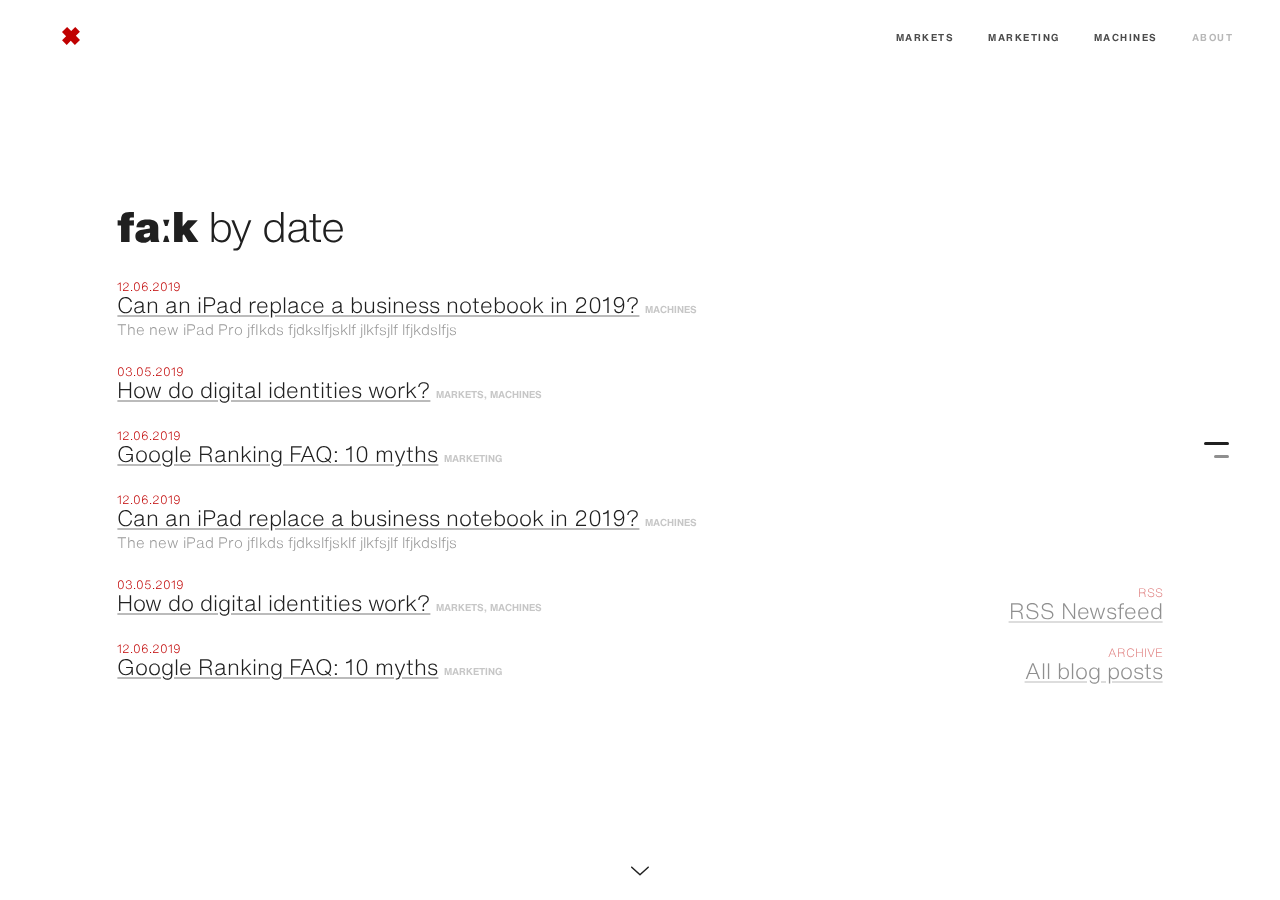
<file: posts-all.html>
<!doctype html>
<html>

<head>
    <meta charset="UTF-8">
    <meta name="viewport" content="width=device-width, height=device-height, initial-scale=1.0, viewport-fit=cover">
    <meta name="apple-mobile-web-app-capable" content="yes" />
    <meta name="robots" content="noindex">
    <meta name="robots" content="nofollow">


    <!-- Page Title -->
    <title>faːk+</title>

    <!-- Compressed Styles -->
    <link href="css/slides.min.css?422331" rel="stylesheet" type="text/css">

    <!-- Custom Styles -->
    <link href="css/custom.css" rel="stylesheet" type="text/css">

    <!-- jQuery 3.3.1 -->
    <script src="https://ajax.googleapis.com/ajax/libs/jquery/3.3.1/jquery.min.js"></script>

    <!-- Compressed Scripts -->
    <script src="js/slides.min.js?422331" type="text/javascript"></script>
    <!-- Custom Scripts -->
    <!-- <script src="js/custom.js" type="text/javascript"></script> -->

    <!-- Fonts and Material Icons -->
    <link rel="stylesheet" as="font" href="https://fonts.googleapis.com/css?family=Roboto:100,300,400,500,600,700|Material+Icons" />

    <!-- Swiper Scripts and Styles -->
    <link href="css/swiper.min.css" rel="stylesheet" type="text/css">
    <script src="js/swiper.min.js" type="text/javascript"></script>

    <!-- SounCloud Scripts -->
    <script src="js/soundcloud.min.js" type="text/javascript"></script>
</head>

<body class="slides chain noPreload animated">

    <!-- SVG Library -->
    <svg xmlns="http://www.w3.org/2000/svg" style="display:none">

        <symbol id="logo-slides" viewBox="0 0 106 31">
            <title>Slides Framework</title>
            <path d="M17.413 14.04c-.56-5.84-5.6-7-8.52-7-4.6 0-8.6 2.92-8.6 7.52 0 3 2.4 4.88 5.28 5.8 4.24 1.64 5.88 1.84 5.88 3.36 0 1.08-1.2 1.72-2.32 1.72-.28 0-2.24 0-2.52-2.04h-6.6c.6 5.84 5.68 7.36 9.04 7.36 4.92 0 9.04-2.88 9.04-7.76 0-4.8-4-5.92-7.76-6.96-1.76-.52-3.4-1.2-3.4-2.2 0-.6.48-1.48 1.88-1.48 1.96 0 2.04 1.2 2.08 1.68h6.52zm2.222 15.96h6.64v-29.6h-6.64v29.6zm9.662-24.56h6.64v-5.04h-6.64v5.04zm0 24.56h6.64v-22.2h-6.64v22.2zm32.782-29.6h-6.64v9.28c-.72-.72-2.6-2.64-6.52-2.64-5.64 0-11 4.28-11 11.8 0 6.68 4.4 11.88 11.12 11.88 4.48 0 6.08-2.2 6.72-3.12v2.4h6.32v-29.6zm-17.52 18.4c0-2.56 1.8-5.56 5.64-5.56 1.56 0 2.96.56 3.96 1.56 1 .96 1.64 2.32 1.64 3.92.08 1.64-.52 3.08-1.56 4.12s-2.52 1.68-4.12 1.68c-3.12 0-5.56-2.28-5.56-5.68v-.04zm42.502 2.4c.52-4.08-.32-7.64-3.12-10.64-2.08-2.2-5-3.52-8.4-3.52-6.76 0-11.64 5.72-11.64 11.92 0 6.6 5.4 11.76 11.76 11.76 2.28 0 4.48-.68 6.32-2 1.88-1.28 3.44-3.2 4.52-5.68h-6.8c-.8 1.16-1.92 2.08-4.04 2.08-2.6 0-4.84-1.56-5.12-3.92h16.52zm-16.44-5.04c.16-1.04 1.52-3.52 4.96-3.52s4.8 2.48 4.96 3.52h-9.92zm34.502-2.12c-.56-5.84-5.6-7-8.52-7-4.6 0-8.6 2.92-8.6 7.52 0 3 2.4 4.88 5.28 5.8 4.24 1.64 5.88 1.84 5.88 3.36 0 1.08-1.2 1.72-2.32 1.72-.28 0-2.24 0-2.52-2.04h-6.6c.6 5.84 5.68 7.36 9.04 7.36 4.92 0 9.04-2.88 9.04-7.76 0-4.8-4-5.92-7.76-6.96-1.76-.52-3.4-1.2-3.4-2.2 0-.6.48-1.48 1.88-1.48 1.96 0 2.04 1.2 2.08 1.68h6.52z" />
        </symbol>


        <symbol id="logo2" viewBox="0 0 1000 1000">
            <title>Slides Framework</title>
            <path d="M564 372H308c-38.4 0-64-25.6-64-64s25.6-64 64-64h256c38.4 0 64 25.6 64 64s-25.6 64-64 64zm128 384H436c-38.4 0-64-25.6-64-64s25.6-64 64-64h256c38.4 0 64 25.6 64 64s-25.6 64-64 64zm64-192H500c-38.4 0-64-25.6-64-64s25.6-64 64-64h256c38.4 0 64 25.6 64 64s-25.6 64-64 64zm-448 0h-64c-38.4 0-64-25.6-64-64s25.6-64 64-64h64c38.4 0 64 25.6 64 64s-25.6 64-64 64zm192-448c211.2 0 384 172.8 384 384S711.2 884 500 884 116 711.2 116 500s172.8-384 384-384m0-64C250.4 52 52 250.4 52 500s198.4 448 448 448 448-198.4 448-448S749.6 52 500 52z" />
        </symbol>


        <symbol id="logofak" viewBox="0 0 458.5 147.48">
            <title>fak Logo</title>
            <path d="M66.4 26.2q-5.4 0-7.5 2c-1.4 1.34-2.1 3.6-2.1 6.8v4.6l20.8-.4V64l-20.8-.4v78.8H16.4V63.6L0 64V39.2l16.4.4v-4.4q0-15.8 8.8-25.6Q33.8 0 57.6 0h20v26.2zM227.31 38.69l-8.79 27.64h-10.26l-8.79-27.64zm0 103.71h-27.84l8.79-27.64h10.26zM304.58 142.4l-21.8-37.2-6 6v31.2h-40.4V0h40.4v68.8l24.6-29.6h47.8l-39.6 41.2 43 62z" />
            <path d="M430 39.98l28 28-24.22 24.2 24.72 24.72-30.57 30.62-24.73-24.76-24.2 24.23-28-28 24.23-24.23-24.55-24.53 30.57-30.57 24.56 24.55z" fill="#c00000" />
            <path d="M155.26 142.4a42.51 42.51 0 0 1-3.8-12.2q-10.2 16.2-33.2 16.2-17.4 0-27.6-8.5t-10.2-23.3q0-12.6 7.7-20.2t24.7-10.4l36.2-5.6V71q0-9.2-13-9.2-6.19 0-9.2 2.6t-3.4 8.6l-38.4-1.4q2.2-18.6 14.6-27.3t38-8.7q26.21 0 39 8.9t12.8 28.3v43.6q0 16 5.8 26zm-9.8-25.8q5-4.39 5-13.2v-4.6l-17.6 3.2q-12.8 2-12.8 10 0 9 12.2 9 8.2 0 13.2-4.4z" />
        </symbol>


        <symbol id="logofakx" viewBox="0 0 107.83 107.82">
            <title>fak Logo X</title>
            <path d="M79.37.32l28 28-24.26 24.21 24.72 24.72-30.58 30.6L52.53 83.1 28.3 107.33l-28-28 24.26-24.2L0 30.57 30.58 0l24.55 24.56z" fill="#c00000" />
        </symbol>


        <symbol id="logo" viewBox="0 0 64 64">
            <title>Logo Market Bullets</title>
            <path d="M34.8 31.5c0 1.8-1.5 3.3-3.3 3.3-1.8 0-3.3-1.5-3.3-3.3s1.5-3.3 3.3-3.3c1.8 0 3.3 1.5 3.3 3.3zm0-14.7c0 1.8-1.5 3.3-3.3 3.3-1.8 0-3.3-1.5-3.3-3.3 0-1.8 1.5-3.3 3.3-3.3 1.8 0 3.3 1.5 3.3 3.3zm-10.2 1.3c1.2 1.4 1 3.4-.4 4.6-1.4 1.2-3.5 1-4.6-.4-1.2-1.4-1-3.4.4-4.6 1.3-1.2 3.4-1 4.6.4zm-7 7.6c1.8.3 3 2 2.6 3.8-.3 1.8-2 3-3.8 2.7-1.8-.3-3-2-2.6-3.8.3-1.8 2-3 3.8-2.7zM17.1 36c1.6-.9 3.6-.4 4.5 1.2.9 1.6.4 3.6-1.2 4.5-1.6.9-3.6.4-4.5-1.2-.9-1.6-.4-3.6 1.2-4.5zm6.3 8.2c.6-1.7 2.5-2.6 4.2-1.9 1.7.6 2.6 2.5 2 4.2-.6 1.7-2.5 2.6-4.2 1.9-1.8-.6-2.7-2.5-2-4.2zm10 2.3c-.6-1.7.3-3.6 2-4.2 1.7-.6 3.6.2 4.2 1.9.6 1.7-.3 3.6-2 4.2-1.7.6-3.5-.2-4.2-1.9zm9.2-4.8c-1.6-.9-2.1-2.9-1.2-4.5.9-1.6 2.9-2.1 4.5-1.2 1.6.9 2.1 2.9 1.2 4.5-.9 1.6-2.9 2.1-4.5 1.2zm4-9.5c-1.8.3-3.5-.9-3.8-2.7-.3-1.8.9-3.5 2.6-3.8 1.8-.3 3.5.9 3.8 2.7.3 1.8-.8 3.5-2.6 3.8zm-3.1-9.9c-1.2 1.4-3.2 1.6-4.6.4-1.4-1.2-1.6-3.2-.4-4.6 1.2-1.4 3.2-1.6 4.6-.4 1.4 1.2 1.6 3.3.4 4.6zm-8.7-18c0 1.8-1.5 3.3-3.3 3.3-1.8 0-3.3-1.5-3.3-3.3S29.7 1 31.5 1c1.8 0 3.3 1.5 3.3 3.3zm-14.1 2c.9 1.6.4 3.6-1.2 4.5-1.6.9-3.6.4-4.5-1.2-.9-1.6-.3-3.6 1.2-4.5 1.6-.9 3.6-.4 4.5 1.2zM9.6 15c1.6.9 2.1 2.9 1.2 4.5-.9 1.6-2.9 2.1-4.5 1.2-1.6-.9-2.1-2.9-1.2-4.5C6 14.7 8 14.1 9.6 15zM4.3 28.2c1.8 0 3.3 1.5 3.3 3.3 0 1.8-1.5 3.3-3.3 3.3-1.8 0-3.3-1.5-3.3-3.3 0-1.8 1.5-3.3 3.3-3.3zm2 14.1c1.6-.9 3.6-.4 4.5 1.2.9 1.6.4 3.6-1.2 4.5-1.6.9-3.6.3-4.5-1.3-.9-1.5-.4-3.5 1.2-4.4zM15 53.4c.9-1.6 2.9-2.1 4.5-1.2 1.6.9 2.1 2.9 1.2 4.5-.9 1.6-2.9 2.1-4.5 1.2-1.5-.9-2.1-2.9-1.2-4.5zm13.2 5.3c0-1.8 1.5-3.3 3.3-3.3 1.8 0 3.3 1.5 3.3 3.3 0 1.8-1.5 3.3-3.3 3.3-1.8 0-3.3-1.5-3.3-3.3zm14.1-2c-.9-1.6-.4-3.6 1.2-4.5 1.6-.9 3.6-.4 4.5 1.2.9 1.6.4 3.6-1.2 4.5-1.6.9-3.6.4-4.5-1.2zM53.4 48c-1.6-.9-2.1-2.9-1.2-4.5.9-1.6 2.9-2.1 4.5-1.2 1.6.9 2.1 2.9 1.2 4.5-.9 1.5-2.9 2.1-4.5 1.2zm5.3-13.2c-1.8 0-3.3-1.5-3.3-3.3 0-1.8 1.5-3.3 3.3-3.3 1.8 0 3.3 1.5 3.3 3.3 0 1.8-1.5 3.3-3.3 3.3zm-2-14.1c-1.6.9-3.6.4-4.5-1.2-.9-1.6-.4-3.6 1.2-4.5 1.6-.9 3.6-.4 4.5 1.2.9 1.6.4 3.6-1.2 4.5zM48 9.6c-.9 1.6-2.9 2.1-4.5 1.2-1.6-.9-2.1-2.9-1.2-4.5.9-1.6 2.9-2.1 4.5-1.2C48.3 6 48.9 8 48 9.6z" />
        </symbol>

        <symbol id="logo-icon" viewBox="0 0 50 41">
            <title>Slides Framework</title>
            <path d="M4,12h42c2.2,0,4,1.8,4,4v21c0,2.2-1.8,4-4,4H4c-2.2,0-4-1.8-4-4V16C0,13.8,1.8,12,4,12z" />
            <path opacity="0.6" d="M45.5,9h-41C3.7,9,3,8.3,3,7.5v0C3,6.7,3.7,6,4.5,6h41C46.3,6,47,6.7,47,7.5v0C47,8.3,46.3,9,45.5,9z" />
            <path opacity="0.4" d="M7.5,0h35C43.3,0,44,0.7,44,1.5v0C44,2.3,43.3,3,42.5,3h-35C6.7,3,6,2.3,6,1.5v0C6,0.7,6.7,0,7.5,0z" />
        </symbol>

        <symbol id="close" viewBox="0 0 30 30">
            <path d="M15 0c-8.3 0-15 6.7-15 15s6.7 15 15 15 15-6.7 15-15-6.7-15-15-15zm5.7 19.3c.4.4.4 1 0 1.4-.2.2-.4.3-.7.3s-.5-.1-.7-.3l-4.3-4.3-4.3 4.3c-.2.2-.4.3-.7.3s-.5-.1-.7-.3c-.4-.4-.4-1 0-1.4l4.3-4.3-4.3-4.3c-.4-.4-.4-1 0-1.4s1-.4 1.4 0l4.3 4.3 4.3-4.3c.4-.4 1-.4 1.4 0s.4 1 0 1.4l-4.3 4.3 4.3 4.3z" />
        </symbol>

        <symbol id="close-small" viewBox="0 0 11 11">
            <path d="M6.914 5.5l3.793-3.793c.391-.391.391-1.023 0-1.414s-1.023-.391-1.414 0l-3.793 3.793-3.793-3.793c-.391-.391-1.023-.391-1.414 0s-.391 1.023 0 1.414l3.793 3.793-3.793 3.793c-.391.391-.391 1.023 0 1.414.195.195.451.293.707.293s.512-.098.707-.293l3.793-3.793 3.793 3.793c.195.195.451.293.707.293s.512-.098.707-.293c.391-.391.391-1.023 0-1.414l-3.793-3.793z" />
        </symbol>

        <symbol id="arrow-left" viewBox="0 0 29 56">
            <path d="M28.7.3c.4.4.4 1 0 1.4l-26.3 26.3 26.3 26.3c.4.4.4 1 0 1.4-.4.4-1 .4-1.4 0l-27-27c-.4-.4-.4-1 0-1.4l27-27c.3-.3 1-.4 1.4 0z" />
        </symbol>

        <symbol id="arrow-right" viewBox="0 0 29 56">
            <path d="M.3 55.7c-.4-.4-.4-1 0-1.4l26.3-26.3-26.3-26.3c-.4-.4-.4-1 0-1.4.4-.4 1-.4 1.4 0l27 27c.4.4.4 1 0 1.4l-27 27c-.3.3-1 .4-1.4 0z" />
        </symbol>

        <symbol id="back" viewBox="0 0 20 20">
            <path d="M2.3 10.7l5 5c.4.4 1 .4 1.4 0s.4-1 0-1.4l-3.3-3.3h11.6c.6 0 1-.4 1-1s-.4-1-1-1h-11.6l3.3-3.3c.4-.4.4-1 0-1.4-.2-.2-.4-.3-.7-.3s-.5.1-.7.3l-5 5c-.2.2-.3.5-.3.7 0 .2.1.5.3.7z" />
        </symbol>

        <symbol id="menu" viewBox="0 0 18 18">
            <path d="M16 5h-14c-.6 0-1-.4-1-1 0-.5.4-1 1-1h14c.5 0 1 .4 1 1s-.4 1-1 1zm-14 5h14c.5 0 1-.4 1-1 0-.5-.4-1-1-1h-14c-.6 0-1 .4-1 1s.4 1 1 1zm14 3h-14c-.5 0-1 .4-1 1 0 .5.4 1 1 1h14c.5 0 1-.4 1-1s-.4-1-1-1z" />
        </symbol>

        <symbol id="share" viewBox="0 0 18 18">
            <path d="M16 8c-.6 0-1 .4-1 1v6h-12v-6c0-.6-.4-1-1-1s-1 .4-1 1v6c0 1.1.9 2 2 2h12c1.1 0 2-.9 2-2v-6c0-.6-.4-1-1-1zm-2.3-2.3c.4-.4.4-1 0-1.4l-4-4c-.4-.4-1-.4-1.4 0l-4 4c-.4.4-.4 1 0 1.4s1 .4 1.4 0l2.3-2.3v7.6c0 .6.4 1 1 1s1-.4 1-1v-7.6l2.3 2.3c.4.4 1 .4 1.4 0z" />
        </symbol>

        <symbol id="arrow-down" viewBox="0 0 24 24">
            <path d="M12 18c-.2 0-.5-.1-.7-.3l-11-10c-.4-.4-.4-1-.1-1.4.4-.4 1-.4 1.4-.1l10.4 9.4 10.3-9.4c.4-.4 1-.3 1.4.1.4.4.3 1-.1 1.4l-11 10c-.1.2-.4.3-.6.3z" />
        </symbol>

        <symbol id="arrow-up" viewBox="0 0 24 24">
            <path d="M11.9 5.9c.2 0 .5.1.7.3l11 10c.4.4.4 1 .1 1.4-.4.4-1 .4-1.4.1l-10.4-9.4-10.3 9.4c-.4.4-1 .3-1.4-.1-.4-.4-.3-1 .1-1.4l11-10c.1-.2.4-.3.6-.3z" />
        </symbol>

        <symbol id="arrow-top" viewBox="0 0 18 18">
            <path d="M15.7 7.3l-6-6c-.4-.4-1-.4-1.4 0l-6 6c-.4.4-.4 1 0 1.4.4.4 1 .4 1.4 0l4.3-4.3v11.6c0 .6.4 1 1 1s1-.4 1-1v-11.6l4.3 4.3c.2.2.4.3.7.3s.5-.1.7-.3c.4-.4.4-1 0-1.4z" />
        </symbol>

        <symbol id="play" viewBox="0 0 30 30">
            <path d="M7 30v-30l22 15z" />
        </symbol>

        <symbol id="chat" viewBox="0 0 18 18">
            <path d="M5,17c-0.2,0-0.3,0-0.4-0.1C4.2,16.7,4,16.4,4,16v-2H2c-1.1,0-2-0.9-2-2V3c0-1.1,0.9-2,2-2h14c1.1,0,2,0.9,2,2v9 c0,1.1-0.9,2-2,2H9.3l-3.7,2.8C5.4,16.9,5.2,17,5,17z M2,12h3.5C5.8,12,6,12.2,6,12.5V14l2.4-1.8C8.6,12.1,8.8,12,9,12h7V3H2V12z M13,7H5C4.4,7,4,6.6,4,6s0.4-1,1-1h8c0.6,0,1,0.4,1,1S13.6,7,13,7z M13,10H5c-0.6,0-1-0.4-1-1s0.4-1,1-1h8c0.6,0,1,0.4,1,1 S13.6,10,13,10z" />
        </symbol>

        <symbol id="mail" viewBox="0 0 18 18">
            <path d="M16 2h-14c-1.1 0-2 .9-2 2v10c0 1.1.9 2 2 2h14c1.1 0 2-.9 2-2v-10c0-1.1-.9-2-2-2zm0 2v.5l-7 4.3-7-4.4v-.4h14zm-14 10v-7.2l6.5 4c.1.1.3.2.5.2s.4-.1.5-.2l6.5-4v7.2h-14z" />
        </symbol>

        <symbol id="sound-on" viewBox="0 0 18 18">
            <path d="M8.5,0.1C8.1-0.1,7.7,0,7.4,0.2L3.7,3H2C0.9,3,0,3.9,0,5v6c0,1.1,0.9,2,2,2h1.7l3.7,2.8C7.6,15.9,7.8,16,8,16 c0.2,0,0.3,0,0.4-0.1C8.8,15.7,9,15.4,9,15V1C9,0.6,8.8,0.3,8.5,0.1z M7,13l-2.4-1.8C4.4,11.1,4.2,11,4,11l-2,0l0-6h2 c0.2,0,0.4-0.1,0.6-0.2L7,3V13z M11.7,9.9l0.7,1.9C13.9,11.2,15,9.7,15,8c0-1.7-1.1-3.2-2.7-3.8l-0.7,1.9C12.5,6.4,13,7.2,13,8C13,8.9,12.5,9.6,11.7,9.9z M12.2,1.1l-0.3,2C14.3,3.5,16,5.6,16,8s-1.8,4.5-4.2,4.9l0.3,2C15.6,14.3,18,11.4,18,8C18,4.6,15.6,1.7,12.2,1.1z" />
        </symbol>

        <symbol id="sound-off" viewBox="0 0 18 18">
            <path d="M15.9,8l1.8-1.8c0.4-0.4,0.4-1,0-1.4s-1-0.4-1.4,0l-1.8,1.8l-1.8-1.8c-0.4-0.4-1-0.4-1.4,0s-0.4,1,0,1.4L13.1,8l-1.8,1.8 c-0.4,0.4-0.4,1,0,1.4c0.2,0.2,0.5,0.3,0.7,0.3s0.5-0.1,0.7-0.3l1.8-1.8l1.8,1.8c0.2,0.2,0.5,0.3,0.7,0.3s0.5-0.1,0.7-0.3 c0.4-0.4,0.4-1,0-1.4L15.9,8z M8.5,0.1C8.1-0.1,7.7,0,7.4,0.2L3.7,3H2C0.9,3,0,3.9,0,5v6c0,1.1,0.9,2,2,2h1.7l3.7,2.8C7.6,15.9,7.8,16,8,16 c0.2,0,0.3,0,0.4-0.1C8.8,15.7,9,15.4,9,15V1C9,0.6,8.8,0.3,8.5,0.1z M7,13l-2.4-1.8C4.4,11.1,4.2,11,4,11l-2,0l0-6h2 c0.2,0,0.4-0.1,0.6-0.2L7,3V13z" />
        </symbol>

        <!-- social -->
        <symbol id="apple" viewBox="-1 1 24 24">
            <path d="M17.6 13.8c0-3 2.5-4.5 2.6-4.6-1.4-2.1-3.6-2.3-4.4-2.4-1.9-.2-3.6 1.1-4.6 1.1-.9 0-2.4-1.1-4-1-2 0-3.9 1.2-5 3-2.1 3.7-.5 9.1 1.5 12.1 1 1.5 2.2 3.1 3.8 3 1.5-.1 2.1-1 3.9-1s2.4 1 4 1 2.7-1.5 3.7-2.9c1.2-1.7 1.6-3.3 1.7-3.4-.1-.1-3.2-1.3-3.2-4.9zm-3.1-9c.8-1 1.4-2.4 1.2-3.8-1.2 0-2.7.8-3.5 1.8-.8.9-1.5 2.3-1.3 3.7 1.4.1 2.8-.7 3.6-1.7z" />
        </symbol>

        <symbol id="dribbble" viewBox="0 0 24 24">
            <path d="M12 0c-6.7 0-12 5.3-12 12s5.3 12 12 12 12-5.3 12-12-5.3-12-12-12zm7.9 5.7c1.3 1.7 2.1 3.9 2.3 6.1-.4-.1-2.4-.4-4.7-.4-.8 0-1.5 0-2.3.1 0-.1-.1-.3-.3-.5l-.7-1.5c3.7-1.4 5.3-3.4 5.7-3.8zm-7.9-3.8c2.5 0 4.9.9 6.7 2.5-.3.4-1.9 2.3-5.2 3.6-1.6-2.9-3.3-5.3-3.7-5.9.6-.1 1.4-.2 2.2-.2zm-4.4 1c.4.6 2.1 3 3.7 5.8-4.4 1.2-8.2 1.2-9.2 1.2h-.1c.8-3.1 2.9-5.6 5.6-7zm-5.7 9.1v-.3h.3c1.2 0 5.6-.1 10.1-1.5l.8 1.6c-.1 0-.3 0-.4.1-5.1 1.6-7.9 6-8.3 6.7-1.6-1.7-2.5-4.1-2.5-6.6zm10.1 10.1c-2.3 0-4.4-.8-6.1-2.1.3-.5 2.4-4.4 7.9-6.3 1.3 3.6 2 6.7 2.1 7.6-1.2.6-2.6.8-3.9.8zm5.7-1.8c-.1-.8-.7-3.6-2-7.1.7-.1 1.3-.1 2-.1 2.1 0 3.7.4 4.1.5-.3 2.8-1.8 5.2-4.1 6.7z" />
        </symbol>

        <symbol id="facebook" viewBox="0 0 24 24">
            <path d="M24 1.3v21.3c0 .7-.6 1.3-1.3 1.3h-6.1v-9.3h3.1l.5-3.6h-3.6v-2.2c0-1.1.3-1.8 1.8-1.8h1.9v-3.2c-.3 0-1.5-.1-2.8-.1-2.8 0-4.7 1.7-4.7 4.8v2.7h-3.1v3.6h3.1v9.2h-11.5c-.7 0-1.3-.6-1.3-1.3v-21.4c0-.7.6-1.3 1.3-1.3h21.3c.8 0 1.4.6 1.4 1.3z" />
        </symbol>

        <symbol id="facebook2" viewBox="0 0 512 512">
            <path d="M288 176v-64c0-17.664 14.336-32 32-32h32v-80h-64c-53.024 0-96 42.976-96 96v80h-64v80h64v256h96v-256h64l32-80h-96z" />
        </symbol>

        <symbol id="fb-like" viewBox="0 0 20 20">
            <path d="M0 8v12h5v-12h-5zm2.5 10.8c-.4 0-.8-.3-.8-.8 0-.4.3-.8.8-.8s.8.3.8.8c0 .4-.4.8-.8.8zm3.5-.8h9.5c1.1 0 1.7-1 1.7-1.7 0-.3-.4-1-.4-1 1.4-.3 1.7-1.2 1.7-1.7-.1-.5-.3-.9-.5-1 1-.4 1.5-1.1 1.4-1.9-.1-.8-1-1.5-1-1.5 1-.6.9-1.5.9-1.5-.3-1.3-1.5-1.7-1.7-1.7h-5.6s.3-.5.3-2.4-1.3-3.6-2.6-3.6c0 0-.7.1-1 .3v3.5l-2.7 4.4v9.8z" />
        </symbol>

        <symbol id="googlePlus" viewBox="0 1 24 24">
            <path d="M7.8 13.5h4.6c-.6 2-2.5 3.4-4.6 3.4-2.7 0-4.9-2.2-4.9-4.9s2.2-4.9 4.9-4.9c1.1 0 2.1.3 3 1l1.8-2.4c-1.4-1.1-3-1.6-4.8-1.6-4.3 0-7.9 3.5-7.9 7.9s3.5 7.9 7.9 7.9 7.9-3.5 7.9-7.9v-1.5h-7.9v3zM21.7 11v-2.2h-2v2.2h-2.2v2h2.2v2.2h2v-2.2h2.2v-2z" />
        </symbol>

        <symbol id="instagram" viewBox="0 0 20 20">
            <circle cx="10" cy="10" r="3.3" />
            <path d="M13,0H7C2.2,0,0,2.2,0,7v6c0,4.8,2.1,7,7,7h6c4.8,0,7-2.2,7-7V7C20,2.2,17.9,0,13,0z M10,15.1c-2.8,0-5.1-2.3-5.1-5.1 S7.2,4.9,10,4.9s5.1,2.3,5.1,5.1S12.8,15.1,10,15.1z M15.3,5.9c-0.7,0-1.2-0.5-1.2-1.2c0-0.7,0.5-1.2,1.2-1.2s1.2,0.5,1.2,1.2 C16.5,5.3,16,5.9,15.3,5.9z" />
        </symbol>

        <symbol id="behance" viewBox="0 0 511.958 511.958">
            <path d="M210.624 240.619c10.624-5.344 18.656-11.296 24.16-17.728 9.792-11.584 14.624-26.944 14.624-45.984 0-18.528-4.832-34.368-14.496-47.648-16.128-21.632-43.424-32.704-82.016-33.28h-152.896v312.096h142.56c16.064 0 30.944-1.376 44.704-4.192 13.76-2.848 25.664-8.064 35.744-15.68 8.96-6.624 16.448-14.848 22.4-24.544 9.408-14.656 14.112-31.264 14.112-49.76 0-17.92-4.128-33.184-12.32-45.728-8.288-12.544-20.448-21.728-36.576-27.552zm-147.552-90.432h68.864c15.136 0 27.616 1.632 37.408 4.864 11.328 4.704 16.992 14.272 16.992 28.864 0 13.088-4.32 22.24-12.864 27.392-8.608 5.152-19.776 7.744-33.472 7.744h-76.928v-68.864zm108.896 198.24c-7.616 3.68-18.336 5.504-32.064 5.504h-76.832v-83.232h77.888c13.568.096 24.128 1.888 31.68 5.248 13.44 6.08 20.128 17.216 20.128 33.504 0 19.2-6.912 32.128-20.8 38.976zM327.168 110.539h135.584v38.848h-135.584zM509.856 263.851c-2.816-18.08-9.024-33.984-18.688-47.712-10.592-15.552-24.032-26.944-40.384-34.144-16.288-7.232-34.624-10.848-55.04-10.816-34.272 0-62.112 10.72-83.648 32-21.472 21.344-32.224 52.032-32.224 92.032 0 42.656 11.872 73.472 35.744 92.384 23.776 18.944 51.232 28.384 82.4 28.384 37.728 0 67.072-11.232 88.032-33.632 13.408-14.144 20.992-28.064 22.656-41.728h-62.464c-3.616 6.752-7.808 12.032-12.608 15.872-8.704 7.04-20.032 10.56-33.92 10.56-13.216 0-24.416-2.912-33.76-8.704-15.424-9.28-23.488-25.536-24.512-48.672h170.464c.256-19.936-.384-35.264-2.048-45.824zm-166.88 5.984c2.24-15.008 7.68-26.912 16.32-35.712 8.64-8.768 20.864-13.184 36.512-13.216 14.432 0 26.496 4.128 36.32 12.416 9.696 8.352 15.168 20.48 16.288 36.512h-105.44z" />
        </symbol>

        <symbol id="linkedin" viewBox="0 0 24 24">
            <path d="M5.9 21.9h-4.7v-14.2h4.7v14.2zm-2.3-16.1c-1.6 0-2.6-1.1-2.6-2.5s1-2.5 2.7-2.5c1.6 0 2.6 1 2.6 2.5-.1 1.4-1.2 2.5-2.7 2.5zm19.2 16.1h-4.7v-7.6c0-2-.7-3.3-2.3-3.3-1.3 0-2.1.9-2.5 1.7-.1.3-.1.8-.1 1.2v7.9h-4.7v-14.1h4.7v2c.7-.9 1.7-2.3 4.3-2.3 3.1 0 5.5 2.1 5.5 6.4v8.2h-.2z" />
        </symbol>

        <symbol id="medium" viewBox="0 0 130.8 104">
            <path d="M15.5 21.2c.2-1.6-.5-3.2-1.7-4.3l-12.1-14.7v-2.2h38l29.3 64.4 25.8-64.4h36.2v2.2l-10.5 10c-.9.7-1.3 1.8-1.2 2.9v73.7c0 1.1.3 2.2 1.2 2.9l10.2 10v2.2h-51.3v-2.2l10.6-10.2c1-1 1-1.3 1-2.9v-59.6l-29.4 74.7h-4l-34.2-74.7v50.3c0 2.2.4 4.2 1.9 5.7l13.7 16.8v2.2h-39v-2.2l13.8-16.7c1.5-1.5 1.8-3.3 1.8-5.7l-.1-58.2z" />
        </symbol>

        <symbol id="pinterest" viewBox="0 0 24 24">
            <path d="M5.9 13.9c1.2-2-.4-2.5-.6-4-1-6.1 7.1-10.2 11.4-6 2.9 2.9 1 12-3.7 11-4.6-.9 2.2-8.1-1.4-9.5-3-1.1-4.6 3.6-3.2 5.9-.8 4-2.5 7.7-1.8 12.7 2.3-1.7 3.1-4.8 3.7-8.1 1.2.7 1.8 1.4 3.3 1.5 5.5.4 8.6-5.4 7.8-10.7-.7-4.7-5.5-7.1-10.6-6.6-4.1.4-8.1 3.7-8.3 8.3-.1 2.8.7 4.9 3.4 5.5z" />
        </symbol>

        <symbol id="stumbleupon" viewBox="0 0 24 24">
            <path d="M13.3 9.6l1.6.8 2.5-.8v-1.4c0-3-2.4-5.4-5.4-5.4s-5.4 2.4-5.4 5.4v7.5c0 .7-.6 1.3-1.3 1.3s-1.3-.6-1.3-1.3v-3.2h-4v3.2c0 3 2.4 5.4 5.4 5.4s5.4-2.4 5.4-5.4v-7.5c0-.7.6-1.3 1.3-1.3s1.3.6 1.3 1.3l-.1 1.4zm6.6 2.9v3.2c0 .7-.6 1.3-1.3 1.3s-1.3-.6-1.3-1.3v-3.2l-2.5.8-1.6-.8v3.2c0 3 2.4 5.4 5.4 5.4s5.4-2.4 5.4-5.4v-3.2h-4.1z" />
        </symbol>

        <symbol id="twitter" viewBox="0 1 24 23">
            <path d="M21.5 7.6v.6c0 6.6-5 14.1-14 14.1-2.8 0-5.4-.8-7.6-2.2l1.2.1c2.3 0 4.4-.8 6.1-2.1-2.2 0-4-1.5-4.6-3.4.3.1.6.1.9.1.5 0 .9-.1 1.3-.2-2.1-.6-3.8-2.6-3.8-5 .7.4 1.4.6 2.2.6-1.3-.9-2.2-2.4-2.2-4.1 0-.9.2-1.8.7-2.5 2.4 3 6.1 5 10.2 5.2-.1-.4-.1-.7-.1-1.1 0-2.7 2.2-5 4.9-5 1.4 0 2.7.6 3.6 1.6 1-.3 2.1-.7 3-1.3-.4 1.2-1.1 2.1-2.2 2.7 1-.1 1.9-.4 2.8-.8-.6 1.1-1.4 2-2.4 2.7z" />
        </symbol>

        <symbol id="tumblr" viewBox="0 0 23 23">
            <path d="M12.573 4.94v-4.94h-3.188c-.072.183-.11.4-.11.622-.034.107-.072.184-.072.293-.328 1.829-1.28 3.11-2.892 3.807-.476.218-.914.253-1.39.218v3.987h2.342c.039 5.603.039 8.493.039 8.64v.332c.294 2.449 1.573 3.914 3.843 4.463.914.257 1.901.366 2.892.366 1.279-.036 2.525-.256 3.771-.659v-4.685c-.731.22-1.395.402-1.977.583-1.135.333-2.087.113-2.857-.619-.073-.11-.183-.257-.221-.403-.106-.586-.178-1.206-.178-1.795v-6.222h5.083v-3.988h-5.085z" />
        </symbol>

        <symbol id="xing" viewBox="0 0 24 24">
            <path d="M3.647 4.74c-.208 0-.384.073-.472.216-.091.148-.077.338.02.531l2.34 4.051v.02l-3.678 6.49c-.096.191-.091.383 0 .531.088.142.244.236.452.236h3.461c.518 0 .767-.349.944-.669l3.737-6.608-2.38-4.15c-.172-.307-.433-.649-.964-.649h-3.46zm14.542-4.74c-.517 0-.741.326-.927.659l-7.702 13.658 4.918 9.023c.172.307.437.659.967.659h3.457c.208 0 .371-.079.459-.221.092-.148.09-.343-.007-.535l-4.88-8.915v-.023l7.664-13.551c.096-.191.098-.386.007-.534-.088-.142-.252-.221-.46-.221h-3.496z" />
        </symbol>

        <symbol id="whatsapp" viewBox="0 0 512 512">
            <path d="M256.064 0h-.128c-141.152 0-255.936 114.816-255.936 256 0 56 18.048 107.904 48.736 150.048l-31.904 95.104 98.4-31.456c40.48 26.816 88.768 42.304 140.832 42.304 141.152 0 255.936-114.848 255.936-256s-114.784-256-255.936-256zm148.96 361.504c-6.176 17.44-30.688 31.904-50.24 36.128-13.376 2.848-30.848 5.12-89.664-19.264-75.232-31.168-123.68-107.616-127.456-112.576-3.616-4.96-30.4-40.48-30.4-77.216s18.656-54.624 26.176-62.304c6.176-6.304 16.384-9.184 26.176-9.184 3.168 0 6.016.16 8.576.288 7.52.32 11.296.768 16.256 12.64 6.176 14.88 21.216 51.616 23.008 55.392 1.824 3.776 3.648 8.896 1.088 13.856-2.4 5.12-4.512 7.392-8.288 11.744-3.776 4.352-7.36 7.68-11.136 12.352-3.456 4.064-7.36 8.416-3.008 15.936 4.352 7.36 19.392 31.904 41.536 51.616 28.576 25.44 51.744 33.568 60.032 37.024 6.176 2.56 13.536 1.952 18.048-2.848 5.728-6.176 12.8-16.416 20-26.496 5.12-7.232 11.584-8.128 18.368-5.568 6.912 2.4 43.488 20.48 51.008 24.224 7.52 3.776 12.48 5.568 14.304 8.736 1.792 3.168 1.792 18.048-4.384 35.52z" />
        </symbol>

        <symbol id="youtube" viewBox="0 0 24 24">
            <path d="M23.6 6.3c-.3-1.2-1.4-2.2-2.6-2.3-3-.3-6-.3-9-.3s-6 0-9 .3c-1.2.1-2.3 1.1-2.6 2.3-.4 1.8-.4 3.8-.4 5.7 0 1.9 0 3.9.4 5.7.3 1.2 1.4 2.2 2.6 2.3 3 .3 6 .3 9 .3s6 0 9-.3c1.3-.1 2.3-1.1 2.6-2.4.4-1.7.4-3.7.4-5.6 0-1.9 0-3.9-.4-5.7zm-14.1 9v-6.6l6.5 3.3-6.5 3.3z" />
        </symbol>

    </svg>

    <!-- Navigation -->
    <nav class="side line">
        <div class="navigation">
            <ul></ul>
        </div>
    </nav>

    <!-- Panel Top #library/panel/panel-top-09.html -->
    <nav class="panel top  ">
        <div class="sections desktop">
            <div class="left logo-menu"><a href="index.html" title="Market Bullets"><svg style="width:82px;height:18px">
                        <use xmlns:xlink="http://www.w3.org/1999/xlink" xlink:href="#logofakx"></use>
                    </svg></a></div>
            <div class="right">
                <ul class="menu uppercase trim">
                    <li><a href="#">Markets</a></li>
                    <li><a href="#">Marketing</a></li>
                    <li><a href="#">Machines</a></li>
                    <li><a href="#about"><span class="opacity-4">About</span></a></li>
                    <!-- <li class="cropRight"><a href="http://twitter.com/designmodo" class="trimRight" target="_blank"><svg><use xmlns:xlink="http://www.w3.org/1999/xlink" xlink:href="#linkedin"></use></svg></a></li> -->
                </ul>
            </div>
        </div>
        <div class="sections compact hidden">
            <div class="left"><a href="#" title="Slides Framework"><svg style="width:82px;height:24px">
                        <use xmlns:xlink="http://www.w3.org/1999/xlink" xlink:href="#logofakx"></use>
                    </svg></a></div>
            <div class="right"><span class="button actionButton sidebarTrigger" data-sidebar-id="1"><svg>
                        <use xmlns:xlink="http://www.w3.org/1999/xlink" xlink:href="#menu"></use>
                    </svg></span></div>
        </div>
    </nav>

    <!-- Sidebar -->
    <nav class="sidebar" data-sidebar-id="1">
        <div class="close"><svg>
                <use xmlns:xlink="http://www.w3.org/1999/xlink" xlink:href="#close"></use>
            </svg></div>
        <div class="content">
            <a href="#" class="logo"><svg width="50" height="40">
                    <use xmlns:xlink="http://www.w3.org/1999/xlink" xlink:href="#logofak"></use>
                </svg></a>
            <ul class="mainMenu margin-top-3 opacity-5">
                <li><a href="#" style="font-weight: 900; font-size:16px!important">MARKETS</a></li>
                <li><a href="#" style="font-weight: 900; font-size:16px!important">MARKETING</a></li>
                <li><a href="#" style="font-weight: 900; font-size:16px!important">MACHINES</a></li>
            </ul>
            <ul class="subMenu small opacity-3">
                <li><a href="posts-all.html">All posts</a></li>
                <li><a href="feed.xml">RSS feed</a></li>
            </ul>
            <ul class="subMenu small opacity-3">
                <li><a href="#">About</a></li>
                <li><a href="#">Contact</a></li>
            </ul>
            <ul class="social opacity-3">
                <li><a href="#"><svg>
                            <use xmlns:xlink="http://www.w3.org/1999/xlink" xlink:href="#linkedin"></use>
                        </svg></a></li>
            </ul>
        </div>
    </nav>




    <!-- Slide 1 (#74) -->
    <section data-title="Slide #5" class="slide whiteSlide autoHeight" data-name="home">
        <div class="content">
            <div class="container">
                <div class="wrap">

                    <div class="fix-12-12">
                        <ul class="flex fixedSpaces bottom">

                            <li class="col-8-12">
                                <h1 class="ae-1 left" style="font-weight: 100"><b>faːk</b> by date</h1> <!-- faːk all: / faːk everything... -->
                                <p class="ae-2 left margin-top-0 margin-bottom-2 linklist"><span class="linkdate">12.06.2019</span><br><a href="posts-all.html#ipad">Can an iPad replace a business notebook in 2019?</a> <span class="tag">MACHINES</span><br><span style="font-size:15px; color:#999">The new iPad Pro jflkds fjdkslfjsklf jlkfsjlf lfjkdslfjs</span></p>
                                <p class="ae-3 left margin-top-0 margin-bottom-2 linklist"><span class="linkdate">03.05.2019</span><br><a href="#">How do digital identities work?</a> <span class="tag">MARKETS, MACHINES</span></p>
                                <p class="ae-4 left margin-top-0 margin-bottom-2 linklist"><span class="linkdate">12.06.2019</span><br><a href="#">Google Ranking FAQ: 10 myths</a> <span class="tag">MARKETING</span></p>
                                <p class="ae-2 left margin-top-0 margin-bottom-2 linklist"><span class="linkdate">12.06.2019</span><br><a href="posts-all.html#ipad">Can an iPad replace a business notebook in 2019?</a> <span class="tag">MACHINES</span><br><span style="font-size:15px; color:#999">The new iPad Pro jflkds fjdkslfjsklf jlkfsjlf lfjkdslfjs</span></p>
                                <p class="ae-3 left margin-top-0 margin-bottom-2 linklist"><span class="linkdate">03.05.2019</span><br><a href="#">How do digital identities work?</a> <span class="tag">MARKETS, MACHINES</span></p>
                                <p class="ae-4 left margin-top-0 margin-bottom-2 linklist"><span class="linkdate">12.06.2019</span><br><a href="#">Google Ranking FAQ: 10 myths</a> <span class="tag">MARKETING</span></p>
                            </li>

                            <li class="col-4-12 ">
                                <p class="ae-5 right margin-top-0 margin-bottom-2 linklist opacity-5"><span class="linkdate">RSS</span><br><a href="feed.xml">RSS Newsfeed</a></p>
                                <p class="ae-5 right margin-top-0 margin-bottom-2 linklist opacity-5"><span class="linkdate">ARCHIVE</span><br><a href="posts-all.html">All blog posts</a></p>
                            </li>

                        </ul>

                    </div>

                </div>
            </div>
        </div>
    </section>


    <!-- Slide 2 (#30) -->
    <section data-title="Slide #5" class="slide whiteSlide autoHeight" data-name="ipad">
        <div class="content">
            <div class="container">
                <div class="wrap">

                    <div class="fix-12-12">
                        <ul class="flex fixedSpaces top left">

                            <li class="col-8-12 margin-top-5">
                                <p class="linkdate ae-1">12.06.2019</p>
                                <h1 class="ae-1">Can an iPad replace a business notebook in 2019?</h1>
                                <p class="light margin-bottom-1 toLeft ae-2"><span class="opacity-8">Problems with visual design can turn users off so quickly that they never discover all the smart choices you made with navigation or interaction&nbsp;design.</span></p>

                                <ul class="grid margin-top-4 ae-3">
                                    <li class="col-10-12 left margin-bottom-2">
                                        <h3>What are the essential iPad office apps?</h3>
                                        <p class="tiny opacity-6">I think it's really important to design things with a kind of personality.</p>
                                    </li>
                                    <li class="col-10-12 left margin-bottom-2">
                                        <h3>What are the essential iPad graphic and video apps?</h3>
                                        <p class="tiny opacity-6">Designers are very fickle. I never wanted to be a victim of that.</p>
                                    </li>
                                    <li class="col-10-12 left margin-bottom-2">
                                        <h3>What are the essential iPad development and coding apps?</h3>
                                        <p class="tiny opacity-6">The details are the very source of expression in architecture.</p>
                                    </li>
                                    <li class="col-10-12 left margin-bottom-2">
                                        <h3>Can an iPad do Powerpoint?</h3>
                                        <p class="tiny opacity-6">I think it's really important to design things with a kind of personality.</p>
                                    </li>
                                    <li class="col-10-12 left margin-bottom-2">
                                        <h3>How do I work offline with an iPad?</h3>
                                        <p class="tiny opacity-6">Designers are very fickle. I never wanted to be a victim of that.</p>
                                    </li>
                                    <li class="col-10-12 left margin-bottom-2">
                                        <h3>How do I install custom fonts, eg. corporate fonts?</h3>
                                        <p class="tiny opacity-6">The details are the very source of expression in architecture.</p>
                                    </li>
                                    <li class="col-10-12 left margin-bottom-2">
                                        <h3>Where do I find additional information about going „iPad only“?</h3>
                                        <p class="tiny opacity-6">I think it's really important to design things with a kind of personality.</p>
                                    </li>
                                    <li class="col-10-12 left margin-bottom-2">
                                        <h3>FAQ</h3>
                                        <p class="tiny opacity-6">Designers are very fickle. I never wanted to be a victim of that.</p>
                                    </li>
                                    <li class="col-10-12 left margin-bottom-2">
                                        <h3>FAQ</h3>
                                        <p class="tiny opacity-6">The details are the very source of expression in architecture.</p>
                                    </li>
                                </ul>

                            </li>

                            <li class="col-1-12"></li>
                            <li class="col-3-12 margin-top-20 ae-4">
                                faːk
                                <ul class="bullet small light opacity-6 left">
                                    <li>What are the essential iPad office apps?</li>
                                    <li>What are the essential iPad graphic and video apps?</li>
                                    <li>What are the essential iPad development and coding apps?</li>
                                    <li>Can an iPad do Powerpoint?</li>
                                    <li>How do I work offline with an iPad?</li>
                                    <li>How do I install custom fonts, eg. corporate fonts?</li>
                                    <li>Where do I find additional information about going „iPad only“?</li>
                                    <li>FAQ</li>
                                    <li>FAQ</li>
                                </ul>
                            </li>


                        </ul>

                    </div>

                </div>
            </div>
        </div>
    </section>


    <!-- Panel Bottom #09 -->
    <nav class="panel bottom  ">
        <div class="sections">
            <div class="center"><span class="nextSlide"><svg>
                        <use xmlns:xlink="http://www.w3.org/1999/xlink" xlink:href="#arrow-down"></use>
                    </svg></span></div>
        </div>
    </nav>
</body>

</html>
</file>
<file: css/custom.css>
/* font */
@font-face {
  font-family: "hnt";
  font-style: normal;
  font-weight: 200;
  src:url(./../assets/font/hnt/hnt-light.otf) format("opentype");
}

@font-face {
  font-family: "hnt";
  font-style: normal;
  font-weight: 400;
  src:url(./../assets/font/hnt/hnt-regular.otf) format("opentype");
}
@font-face {
  font-family: "hnt";
  font-style: normal;
  font-weight: 500;
  src:url(./../assets/font/hnt/hnt-bold.otf) format("opentype");
}
@font-face {
  font-family: "hnt";
  font-style: normal;
  font-weight: 700;
  src:url(./../assets/font/hnt/hnt-black.otf) format("opentype");
}

.slides, .slides p {
  font-family: 'hnt', sans-serif;
  font-weight: 200;
}

.tag {
  font-size: 10px;
  font-weight: 500;
  opacity: 0.25;
}

.linklist {
  line-height: 18px;
}

.linklist a {
  text-decoration: underline;
  text-decoration-color: #bbb;
  /* border-bottom: 1px solid #bbb; */
}

.linkdate {
	font-size: 12px;
  color: #c00000;
}

/* bullet point lists */
.bullet li {
	margin-left: 20px; 
	list-style: square;
}

.bullet.medium li {
  font-size: 18px;
  line-height: 1.36;
  margin-bottom: 4px;
}

.bullet.small li {
  font-size: 16px;
  line-height: 1.36;
  margin-bottom: 2px;
}


.animated .animate .ae-11:not(.done),
.animated.animate .ae-11:not(.done) {
  transition-delay: 1510ms;
}

.animated .animate .ae-12:not(.done),
.animated.animate .ae-12:not(.done) {
  transition-delay: 1660ms;
}

.animated.fast .animate .ae-9:not(.done),
.animated.fast.animate .ae-9:not(.done),
.animated.animate .ae-9.fast:not(.done),
.animated.animate .fast .ae-9:not(.done) {
  transition-delay: 1010ms;
}

.animated.fast .animate .ae-10:not(.done),
.animated.fast.animate .ae-10:not(.done),
.animated.animate .ae-10.fast:not(.done),
.animated.animate .fast .ae-10:not(.done) {
  transition-delay: 1110ms;
}


/* main menu: smaller, not bold */
.menu li a{
 font-size: 10px!important;
 font-weight: 500!important;
}


/* homepage: video background / drawing */
#homepageVideo {
  position: fixed;
  right: 0;
  bottom: 0;
  min-width: 100%; 
  min-height: 100%;
}


/* homepage: background with fa:k+ Logo */
.homepage-background {
  background-image:url(./../assets/img/homepage-mobile.png)
}
@media (min-width: 900px) {
  .homepage-background {
    background-image:url(./../assets/img/homepage.png)
  }
}
</file>
<file: css/slides.min.css>
@charset "UTF-8";body,html,img{max-width:100%}.button.actionButton svg,.button.play svg,.button:not(.stroke) svg,.slide.whiteSlide .button.actionButton svg,.slides{fill:#fff}.button svg,.button svg *{pointer-events:none!important}.material-icons,.slides{-webkit-font-smoothing:antialiased}.button,.container .wrap,.slides-form.center input,.slides-form.center textarea{text-align:center}.button,a{text-decoration:none}.dialog,body,html{-webkit-tap-highlight-color:transparent}.button,.material-icons,.music-96 .sc-trackslist a,.navigation li[data-title]:before,.nobr,.nowrap,.panel .sections .menu,.panel .sections>div{white-space:nowrap}a,abbr,acronym,address,applet,article,aside,audio,b,big,blockquote,body,canvas,caption,center,cite,code,dd,del,details,dfn,div,dl,dt,em,embed,fieldset,figcaption,figure,footer,form,h1,h2,h3,h4,h5,h6,header,hgroup,hr,html,i,iframe,img,ins,kbd,label,legend,li,mark,menu,nav,object,ol,output,p,pre,q,ruby,s,samp,section,small,span,strike,strong,sub,summary,sup,table,tbody,td,tfoot,th,thead,time,tr,tt,u,ul,var,video{border:0;vertical-align:baseline;margin:0;padding:0}article,aside,details,figcaption,figure,footer,header,hgroup,menu,nav,section{display:block}.button,.button.actionButton,.dot,.dot:after,.material-icons,img{display:inline-block}li,ol,ul{list-style:none}blockquote,q{quotes:none}blockquote:after,blockquote:before,q:after,q:before{content:none}table{border-collapse:collapse;border-spacing:0}b,strong{font-weight:600}html{position:static!important;top:0!important;box-sizing:border-box;margin:0;padding:0;overflow:hidden;-webkit-backface-visibility:hidden;backface-visibility:hidden}*,:after,:before{box-sizing:inherit}body{position:absolute;width:100%;height:100%}body,html{overflow-x:hidden}html.scrollable,html.scrollable body{overflow-y:auto;-webkit-overflow-scrolling:touch}.button,.content,.slide{overflow:hidden}img.round{border-radius:999px}img.rounded{border-radius:6px}.slides{color:#fff;font-family:Roboto,sans-serif;-webkit-hyphens:none;-ms-hyphens:none;hyphens:none;background:#111}.slides.bodyWhite{background:#fff}.slides.desktopSwipe{cursor:-webkit-grab}.slides.desktopSwipe:active{cursor:-webkit-grabbing}.slides.desktopSwipe .slide .container .wrap{cursor:inherit}.button,.dropdownTrigger,.helpBubble,.popupTrigger,.sidebarTrigger,.videoThumbnail{cursor:pointer}.button{border-radius:4px;padding:16px 24px 17px;color:#fff;border:none;outline:0;background:#202020;font-size:16px;font-weight:500;vertical-align:top;-webkit-backface-visibility:hidden;backface-visibility:hidden;letter-spacing:normal!important;position:relative;-webkit-transform:translate3d(0,0,0);transform:translate3d(0,0,0);box-shadow:0 1px 4px rgba(0,0,0,.1),0 2px 4px rgba(0,0,0,.1);-webkit-appearance:none;margin-bottom:10px;transition:.3s;-webkit-user-select:none!important;-moz-user-select:none!important;-ms-user-select:none!important;user-select:none!important}.content,.slide.active{-webkit-backface-visibility:hidden}.popup .button,.slide .button{margin-left:5px;margin-right:5px}.popup .button.small,.slide .button.small{margin-left:4px;margin-right:4px}.button.wide{margin-left:0!important;margin-right:0!important}.button .material-icons{vertical-align:bottom;margin-top:-5px;margin-bottom:-2px;margin-right:8px;-webkit-user-select:none!important;-moz-user-select:none!important;-ms-user-select:none!important;user-select:none!important}.button .material-icons.small{font-size:18px;margin:0 6px 0 0}.button .material-icons.right{margin-left:11px;margin-right:0}.button svg{width:22px;height:22px;margin-top:-3px;top:2px;vertical-align:bottom;margin-right:14px;position:relative}.button svg.right{margin-right:0;margin-left:14px}.button.actionButton{height:42px;width:42px;padding:12px;border-radius:25px;z-index:999;background:rgba(0,0,0,.3);line-height:1;box-shadow:0 0 0 1px rgba(255,255,255,.05);cursor:pointer;-ms-touch-action:manipulation;touch-action:manipulation;vertical-align:top}.button.actionButton svg{width:18px;height:18px}.button.actionButton .material-icons{margin:0;position:relative;left:-3px;top:-3px;font-size:24px}.button.actionButton.big{width:50px;height:50px;padding:16px}.button.actionButton.big .material-icons{font-size:24px}.button.actionButton.big svg{width:22px;height:22px;left:-2px;top:0}.button.actionButton.stroke{box-shadow:none;padding:10px}.button.actionButton:hover:not(:active){-webkit-transform:translateY(0)!important;transform:translateY(0)!important}.button.actionButton.rounded{border-radius:6px}.button.actionButton.sound [class*=sound-]{position:absolute;opacity:0;transition:.5s;left:13px;top:16px}.button.actionButton.sound.stroke [class*=sound-]{left:11px;top:14px}.button.actionButton.sound.playing .sound-on,.button.actionButton.sound:not(.playing) .sound-off{opacity:1}.button.actionButton.transparent{background-color:transparent}.button:hover{box-shadow:0 6px 7px 0 rgba(0,0,0,.15),0 0 5px 0 rgba(0,0,0,.1);opacity:1;-webkit-transform:translateY(-2px)!important;transform:translateY(-2px)!important;transition:.35s!important}.button:hover:after{opacity:.5}.button:active{box-shadow:0 3px 6px 0 rgba(0,0,0,.1),0 0 10px 0 rgba(0,0,0,.1),0 1px 4px -1px rgba(0,0,0,.1);-webkit-transform:translateY(0)!important;transform:translateY(0)!important;transition:.35s!important}.button.shade:after,.dot:after{transition:.25s;content:""}.button:active:after{opacity:1}.button.uppercase{font-size:15px;padding-top:17px;padding-bottom:17px}.button.lowercase{text-transform:lowercase;letter-spacing:0;font-weight:300}.button.round{border-radius:99px;padding-left:28px;padding-right:28px}.button.stroke,.button.thin-stroke{background-color:transparent!important;padding:14px 22px 15px;color:#202020}.button.rounded{border-radius:6px}.button.rectangular{border-radius:1px}.button.square{border-radius:0}.button.thin-stroke{font-weight:300;border:1px solid}.slide.whiteSlide .button.thin-stroke{color:#202020}.button.stroke{border:2px solid}.slide.whiteSlide .button.stroke{color:#202020}.button.stroke.round{padding-left:26px;padding-right:26px}.button.stroke.uppercase{padding-top:15px;padding-bottom:15px}.button.stroke.uppercase svg{margin-bottom:-2px}.button.stroke.uppercase.small{padding:11px 15px}.button.stroke.small{border:1px solid;padding-top:9px;padding-bottom:9px}@media (min-width:768px){.button.stroke.big{padding:19px 30px}.button.stroke.big.uppercase{padding-top:21px;padding-bottom:21px}}.button.stroke:not(.flat):hover{box-shadow:inset 0 -100px 0 rgba(41,41,41,.05),0 4px 6px 0 rgba(0,0,0,.1),0 1px 10px 0 rgba(0,0,0,.1),0 2px 4px -1px rgba(0,0,0,.1)}.button.empty,.button.flat:not(:hover){box-shadow:none}.button.small{font-size:15px;font-weight:500;padding:10px 16px}.button.small .material-icons{vertical-align:bottom;position:relative;font-size:20px;margin-right:8px;bottom:1px}.button.small .material-icons.right{margin-left:8px;margin-right:0}.button.small svg{width:18px;height:18px;margin-right:10px;top:0}.button.small svg.right{margin-right:0;margin-left:10px}.button.small.round{padding-left:18px;padding-right:18px}.button.small.rounded{border-radius:6px}.button.small.uppercase{font-size:12px;padding:12px 16px;letter-spacing:.125em}.button.small.uppercase.round{padding-left:19px;padding-right:19px}@media (min-width:768px){.button.big{font-size:20px;padding:21px 32px}.button.big.round{padding-left:36px;padding-right:36px}.button.big.rounded{border-radius:7px}.button.big.uppercase{font-size:17px;padding:23px 32px}.button.big.uppercase.round{padding-left:36px;padding-right:36px}.button.big .material-icons{vertical-align:bottom;margin-right:16px;font-size:30px}.button.big .material-icons.right{margin-left:16px;margin-right:0}.button.big svg{width:27px;height:27px;margin-right:16px;top:1px}.button.big svg.right{margin-right:0;margin-left:16px}}.button.empty,.button.hollow{padding:0!important;background-color:transparent!important;font-size:0!important}.button.play,.panel .sections>div.right ul.crop li:last-child{margin-right:0}.button.empty{margin:0}.button.hollow{box-shadow:none!important}.button.hollow svg{margin:0}.button.shade{position:relative}.button.shade:after{position:absolute;top:0;left:0;width:100%;height:100%;background:#292929;opacity:0}.button.shade:hover:after{opacity:.15}.button.shade:active:after{opacity:.2}.button.play{width:90px;height:90px;border-radius:50%;padding:27px;margin-left:0}.button.play svg{width:35px;height:36px;margin:0}.button.play.small{width:60px;height:60px;border-radius:50%;padding:20px 19px}.button.play.small svg{fill:#fff;width:23px;height:23px}.button.play:hover{-webkit-transform:scale(1.05);transform:scale(1.05)}.button.gradient{position:relative}.button.gradient:before{content:"";position:absolute;top:0;left:0;width:100%;height:100%;background:linear-gradient(to bottom,#fff 0,#000 100%);z-index:-1;opacity:.1}.slide.whiteSlide .button.white:hover{box-shadow:0 4px 6px 0 rgba(0,0,0,.1),0 1px 10px 0 rgba(0,0,0,.1)}.slide.whiteSlide .button.white:hover:after{opacity:.3}.roundButton{border-radius:50px;height:50px;width:50px;padding:14px;margin:5px}.roundButton svg{bottom:2px}@media (max-width:319px){.button.uppercase,.uppercase{letter-spacing:.07em}}.button.uppercase{letter-spacing:.125em!important;text-indent:-.1em!important;font-weight:700!important}.material-icons{font-family:'Material Icons';font-weight:400;font-style:normal;font-size:24px;line-height:1;text-transform:none;letter-spacing:normal;word-wrap:normal;direction:ltr;text-rendering:optimizeLegibility;-moz-osx-font-smoothing:grayscale;-webkit-font-feature-settings:'liga';font-feature-settings:'liga'}.slides-form,.slides-form button{font-family:inherit}.material-icons.md-18{font-size:18px}.material-icons.md-24{font-size:24px}.material-icons.md-36{font-size:36px}.material-icons.md-48{font-size:48px}.slide.whiteSlide svg{fill:#202020}.embedContainer,.svgContainer{position:relative;width:100%;height:0;padding:0}.embedContainer .scale,.svgContainer svg.scale{position:absolute;height:100%;width:100%;left:0;top:0}.dots{font-size:0}.dot{padding:7px}.dot:after{width:6px;height:6px;background:#fff;border-radius:50%;opacity:.5}.dot.big .dot:after{width:14px;height:14px}.slide.whiteSlide .dot:after{background:#202020}.dot:hover:after{-webkit-transform:scale(1.33333);transform:scale(1.33333);opacity:1}.dot.selected:after,.dot:active:after{opacity:1;-webkit-transform:scale(1.675);transform:scale(1.675)}.tabs{color:#fff;max-width:260px;border-radius:5px}.tabs li{padding:16px 20px;letter-spacing:2.5px;font-size:12px;transition:.15s;margin-top:-1px;border:1px solid rgba(255,255,255,.3)}.tabs li:not(:last-child){border-bottom:0}.tabs li:first-child{border-radius:4px 4px 0 0}.tabs li:last-child{border-radius:0 0 4px 4px}.tabs li.selected{background:#fff;color:#202020}.slide.whiteSlide .tabs li{border-color:#e5e5e5;color:#202020}.slide.whiteSlide .tabs li.selected{background:#202020;border-color:#202020;color:#fff}.links li{font-size:17px;letter-spacing:0;padding:4px 0}.slides-form{font-size:0;margin-top:-5px}.slides-form textarea{max-height:200px;max-width:100%;min-height:130px;font-weight:400}.slides-form textarea.d{border-radius:15px!important}.slides-form .label,.slides-form label{display:block;font-size:14px;margin-top:12px;margin-bottom:2px}.slides-form .label.uppercase,.slides-form label.uppercase{font-size:14px}.slides-form input[type=tel],.slides-form input[type=number],.slides-form input[type=text],.slides-form input[type=name],.slides-form input[type=email],.slides-form input[type=password],.slides-form select,.slides-form textarea{font-family:inherit;position:relative;background:#fff;padding:15px 16px 16px;border:none;font-size:16px;color:#242424;outline:0;border-radius:4px;width:100%;-webkit-appearance:none;-moz-appearance:none;appearance:none;border:1px solid rgba(0,0,0,.1);transition:.15s}.slides-form input[type=tel].flat,.slides-form input[type=tel]:focus,.slides-form input[type=tel]:hover,.slides-form input[type=number].flat,.slides-form input[type=number]:focus,.slides-form input[type=number]:hover,.slides-form input[type=text].flat,.slides-form input[type=text]:focus,.slides-form input[type=text]:hover,.slides-form input[type=name].flat,.slides-form input[type=name]:focus,.slides-form input[type=name]:hover,.slides-form input[type=email].flat,.slides-form input[type=email]:focus,.slides-form input[type=email]:hover,.slides-form input[type=password].flat,.slides-form input[type=password]:focus,.slides-form input[type=password]:hover,.slides-form select.flat,.slides-form select:focus,.slides-form select:hover,.slides-form textarea.flat,.slides-form textarea:focus,.slides-form textarea:hover{border-color:rgba(0,0,0,.2)}.slides-form input[type=tel]:focus,.slides-form input[type=number]:focus,.slides-form input[type=text]:focus,.slides-form input[type=name]:focus,.slides-form input[type=email]:focus,.slides-form input[type=password]:focus,.slides-form select:focus,.slides-form textarea:focus{border-color:#2196F3;z-index:10}.slides-form input[type=tel]:focus::-webkit-input-placeholder,.slides-form input[type=number]:focus::-webkit-input-placeholder,.slides-form input[type=text]:focus::-webkit-input-placeholder,.slides-form input[type=name]:focus::-webkit-input-placeholder,.slides-form input[type=email]:focus::-webkit-input-placeholder,.slides-form input[type=password]:focus::-webkit-input-placeholder,.slides-form select:focus::-webkit-input-placeholder,.slides-form textarea:focus::-webkit-input-placeholder{color:#242424;font-weight:400;opacity:0}.slides-form input[type=tel]:focus:-moz-placeholder,.slides-form input[type=number]:focus:-moz-placeholder,.slides-form input[type=text]:focus:-moz-placeholder,.slides-form input[type=name]:focus:-moz-placeholder,.slides-form input[type=email]:focus:-moz-placeholder,.slides-form input[type=password]:focus:-moz-placeholder,.slides-form select:focus:-moz-placeholder,.slides-form textarea:focus:-moz-placeholder{color:#242424;font-weight:400;opacity:0}.slides-form input[type=tel]:focus::-moz-placeholder,.slides-form input[type=number]:focus::-moz-placeholder,.slides-form input[type=text]:focus::-moz-placeholder,.slides-form input[type=name]:focus::-moz-placeholder,.slides-form input[type=email]:focus::-moz-placeholder,.slides-form input[type=password]:focus::-moz-placeholder,.slides-form select:focus::-moz-placeholder,.slides-form textarea:focus::-moz-placeholder{color:#242424;font-weight:400;opacity:0}.slides-form input[type=tel]:focus:-ms-input-placeholder,.slides-form input[type=number]:focus:-ms-input-placeholder,.slides-form input[type=text]:focus:-ms-input-placeholder,.slides-form input[type=name]:focus:-ms-input-placeholder,.slides-form input[type=email]:focus:-ms-input-placeholder,.slides-form input[type=password]:focus:-ms-input-placeholder,.slides-form select:focus:-ms-input-placeholder,.slides-form textarea:focus:-ms-input-placeholder{color:#242424;font-weight:400;opacity:0}.slides-form input[type=tel].round,.slides-form input[type=number].round,.slides-form input[type=text].round,.slides-form input[type=name].round,.slides-form input[type=email].round,.slides-form input[type=password].round,.slides-form select.round,.slides-form textarea.round{border-radius:50px;padding-left:22px;padding-right:22px}.slides-form input[type=tel].rounded,.slides-form input[type=number].rounded,.slides-form input[type=text].rounded,.slides-form input[type=name].rounded,.slides-form input[type=email].rounded,.slides-form input[type=password].rounded,.slides-form select.rounded,.slides-form textarea.rounded{border-radius:6px}.slides-form input[type=tel]:after,.slides-form input[type=number]:after,.slides-form input[type=text]:after,.slides-form input[type=name]:after,.slides-form input[type=email]:after,.slides-form input[type=password]:after,.slides-form select:after,.slides-form textarea:after{content:"";position:absolute;top:0;left:0;right:0;bottom:0;background:#fff}@media (min-width:768px){.slides-form input[type=tel],.slides-form input[type=number],.slides-form input[type=text],.slides-form input[type=name],.slides-form input[type=email],.slides-form input[type=password],.slides-form select,.slides-form textarea{max-width:300px}}.slides-form input[type=tel]::-webkit-input-placeholder,.slides-form input[type=number]::-webkit-input-placeholder,.slides-form input[type=text]::-webkit-input-placeholder,.slides-form input[type=name]::-webkit-input-placeholder,.slides-form input[type=email]::-webkit-input-placeholder,.slides-form input[type=password]::-webkit-input-placeholder,.slides-form select::-webkit-input-placeholder,.slides-form textarea::-webkit-input-placeholder{color:#242424;font-weight:400;opacity:.5}.slides-form input[type=tel]:-moz-placeholder,.slides-form input[type=number]:-moz-placeholder,.slides-form input[type=text]:-moz-placeholder,.slides-form input[type=name]:-moz-placeholder,.slides-form input[type=email]:-moz-placeholder,.slides-form input[type=password]:-moz-placeholder,.slides-form select:-moz-placeholder,.slides-form textarea:-moz-placeholder{color:#242424;font-weight:400;opacity:.5}.slides-form input[type=tel]::-moz-placeholder,.slides-form input[type=number]::-moz-placeholder,.slides-form input[type=text]::-moz-placeholder,.slides-form input[type=name]::-moz-placeholder,.slides-form input[type=email]::-moz-placeholder,.slides-form input[type=password]::-moz-placeholder,.slides-form select::-moz-placeholder,.slides-form textarea::-moz-placeholder{color:#242424;font-weight:400;opacity:.5}.slides-form input[type=tel]:-ms-input-placeholder,.slides-form input[type=number]:-ms-input-placeholder,.slides-form input[type=text]:-ms-input-placeholder,.slides-form input[type=name]:-ms-input-placeholder,.slides-form input[type=email]:-ms-input-placeholder,.slides-form input[type=password]:-ms-input-placeholder,.slides-form select:-ms-input-placeholder,.slides-form textarea:-ms-input-placeholder{color:#242424;font-weight:400;opacity:.5}.slides-form textarea.round{border-radius:25px}.slides-form select{background-image:url('data:image/svg+xml;charset=UTF-8,<svg xmlns="http://www.w3.org/2000/svg" width="37" height="7"><path fill="rgb(23,23,23)" d="M14.022 0l5.978 6 6-6z"/></svg>');background-repeat:no-repeat;background-position:right;-webkit-appearance:none;-moz-appearance:none;appearance:none}.slides-form button[type=submit],.slides-form input[type=tel],.slides-form input[type=number],.slides-form input[type=submit],.slides-form input[type=text],.slides-form input[type=name],.slides-form input[type=email],.slides-form input[type=password],.slides-form select,.slides-form textarea{margin:5px}@media (max-width:768px){.slides-form button[type=submit],.slides-form input[type=tel],.slides-form input[type=number],.slides-form input[type=submit],.slides-form input[type=text],.slides-form input[type=name],.slides-form input[type=email],.slides-form input[type=password],.slides-form select,.slides-form textarea{margin-left:auto!important;margin-right:auto!important;width:100%;display:block!important}}.slides-form button[type=submit].wide,.slides-form input[type=tel].wide,.slides-form input[type=number].wide,.slides-form input[type=submit].wide,.slides-form input[type=text].wide,.slides-form input[type=name].wide,.slides-form input[type=email].wide,.slides-form input[type=password].wide,.slides-form label.wide,.slides-form select.wide,.slides-form textarea.wide{max-width:100%;width:100%;margin-left:0!important;margin-right:0!important}@media (min-width:769px){.slides-form input.pair{width:50%!important;max-width:50%!important;border-top-right-radius:0!important;border-bottom-right-radius:0!important;margin-left:0;margin-right:0}.slides-form input.pair+.pair{width:calc(50% + 1px)!important;max-width:calc(50% + 1px)!important;margin-left:-1px;border-radius:0 4px 4px 0!important}}.container,.content,.popup:not(.youtube) .background iframe,.slide,.slide:not(.youtube) .background iframe{width:100%;height:100%}.slide{position:fixed;background:#202020;color:#fff;z-index:10}.slide.active{-webkit-transform-style:preserve-3d;transform-style:preserve-3d;backface-visibility:hidden}.mobile .slide{visibility:hidden}.mobile .slide.active{visibility:visible}.slide.whiteSlide{color:#202020;background:#fff}.content{position:absolute;backface-visibility:hidden;top:0;left:0;z-index:100;-webkit-overflow-scrolling:touch;-webkit-transform:translate3d(0,0,0);transform:translate3d(0,0,0)}.content.scrollBar{overflow-y:auto}.windows .defaultScroll .content{overflow:auto;overflow-x:hidden}.mobile .content{overflow:auto;overflow-x:hidden;-webkit-overflow-scrolling:touch}.container .wrap .overflowHidden,.pad,.slide.video .background,.videoThumbnail{overflow:hidden}.fade .content{background:rgba(0,0,0,.6)}.dropdown.share li:after,.fade-1 .content{background:rgba(0,0,0,.1)}.fade-2 .content{background:rgba(0,0,0,.2)}.fade-3 .content{background:rgba(0,0,0,.3)}.fade-4 .content{background:rgba(0,0,0,.4)}.fade-5 .content{background:rgba(0,0,0,.5)}.fade-6 .content{background:rgba(0,0,0,.6)}.fade-7 .content{background:rgba(0,0,0,.7)}.fade-8 .content{background:rgba(0,0,0,.8)}.fade-9 .content{background:rgba(0,0,0,.9)}.whiteSlide[class*=fade] .content{background:rgba(255,255,255,.85)}.container{display:table;table-layout:fixed;position:relative}.container .wrap{display:table-cell;vertical-align:middle;overflow:hidden}.container .wrap .spaceWrap,.container .wrap.spaceWrap,.container .wrap:not(.noSpaces){padding:120px calc(8% + 15px)}.container .wrap *{-webkit-user-select:text;-moz-user-select:text;-ms-user-select:text;user-select:text}.popup .background,.slide .background{position:absolute;top:0;left:0;width:100%;height:100%;background-position:center;background-size:cover;-webkit-backface-visibility:hidden;backface-visibility:hidden}.popup .background iframe,.slide .background iframe{border:0;position:absolute;top:0;left:0}.pad,.videoThumbnail.rounded{border-radius:6px}.fix-1-12{max-width:93px!important}.fix-2-12{max-width:186px!important}.fix-3-12{max-width:279px!important}.fix-4-12{max-width:371px!important}.fix-5-12{max-width:464px!important}.fix-6-12{max-width:557px!important}.fix-7-12{max-width:650px!important}.fix-8-12{max-width:743px!important}.fix-9-12{max-width:836px!important}.fix-10-12{max-width:928px!important}.fix-11-12{max-width:1021px!important}.fix-12-12{max-width:1114px!important}[class*=fix-]{width:100%!important;margin-left:auto!important;margin-right:auto!important;float:none}.toLeft,.toLeft[class*=fix-]{margin-left:0!important;margin-right:auto!important}.toRight,.toRight[class*=fix-]{margin-right:0!important;margin-left:auto!important;float:right}.toCenter{margin-left:auto!important;margin-right:auto!important}.shiftImage{margin-top:-15%;margin-bottom:-100%}.shiftImageVertical{margin-right:-100%;max-width:none}.slide.video .background video{position:absolute;top:50%;left:50%;min-width:100%;min-height:100%;width:auto;height:auto;z-index:-100;-webkit-transform:translateX(-50%) translateY(-50%);transform:translateX(-50%) translateY(-50%);background-size:cover}.slide.video .background video::-webkit-media-controls{display:none!important}.slide.video .background video::-webkit-media-controls-panel{display:none!important;-webkit-appearance:none}.slide.video .background video::-webkit-media-controls-start-playback-button{display:none!important;-webkit-appearance:none}html:not(.mobile) .slide.video .background[style]{background:0 0!important}.mobile .slide.video .background[style] video{display:none}.videoThumbnail{position:relative;font-size:0;line-height:0}.videoThumbnail:before{content:"";position:absolute;top:0;left:0;height:100%;width:100%;background:url(../assets/svg/video-icon.svg) center center no-repeat;transition:.5s}.videoThumbnail:not(.noTint):hover:after{background-color:rgba(0,0,0,.15)}.videoThumbnail:hover:before{-webkit-transform:scale(1.1);transform:scale(1.1);transition:.25s}.videoThumbnail:active:before{opacity:.8}.videoThumbnail.small{max-width:200px;display:block}.videoThumbnail.small:before{background-size:44px}.button.empty.shadow:hover,.shadow{box-shadow:0 10px 40px rgba(0,0,0,.2)}.pad{padding:10%;color:#202020;background:#fff;box-shadow:0 1px 4px rgba(0,0,0,.1),0 2px 4px rgba(0,0,0,.1)}.pad.shadow,.pad.shadowHover:hover{box-shadow:0 10px 40px rgba(0,0,0,.2)}.pad.shadow.stroke{background:0 0;transition:.15s;color:#fff}.pad.shadow.stroke:hover{background:#fff;color:#202020;transition:.15s}.pad.shadowHover{transition:.5s}.pad small{font-size:15px;line-height:1.45;margin:15px 0}.resizing .equalElement{transition:0s!important}.hr{position:relative;height:1px;width:100%}@media (max-width:1023px){.shiftImage{margin-top:0!important;margin-bottom:0!important}.shiftImageVertical{margin-right:0!important;max-width:100%!important}}@media (min-width:1024px){.hideForDesktop{display:none!important}.showForDesktop{display:block!important}}@media (max-width:1024px){.hideForTablet{display:none!important}.showForTablet{display:block!important}.showForTabletInline{display:inline!important}}@media (max-width:767px){.pad.collapse,.pad.shadow{box-shadow:none}.pad.collapse{background:inherit;color:inherit;border:none;padding:0!important;overflow:inherit;border-radius:0;transition:0s!important}.hideForPhablet{display:none!important}}@media (max-width:768px){.showForPhablet{display:block!important}.showForPhabletInline{display:inline!important}}@media (max-width:435px){.hideForPhone{display:none!important}.showForPhone{display:block!important}.showForPhoneInline{display:inline!important}}html.mobile .hideForMobile{display:none!important}html.mobile .showForMobile{display:block!important}html.mobile .showForMobileInline{display:inline!important}.helpBubble:after{content:"?";font-size:14px;width:17px;height:17px;line-height:1.2;background:#202020;opacity:.3;color:#fff;border-radius:50%;display:inline-block;margin-left:4px;font-weight:700;transition:.25s}.helpBubble .helpMessage{background:rgba(255,255,255,.98);color:#202020;font-size:16px;line-height:1.625;position:absolute;z-index:10;box-shadow:0 1px 8px rgba(0,0,0,.07),0 6px 8px rgba(0,0,0,.05);padding:17px;text-align:left;bottom:50%;margin-bottom:5px;-webkit-transform:translateY(10px) scale(.95);transform:translateY(10px) scale(.95);transition:.25s;opacity:0;pointer-events:none;color:rgba(48,48,48,.7)}.mobile .simplifiedMobile .panel.hideOnScroll,.panel,.scroll .panel.hideOnScroll{position:fixed}.panel.black,.panel.white{box-shadow:0 1px 1px rgba(0,0,0,.07)}.panel.bottom,.side{bottom:0}.helpBubble .helpMessage strong{color:#303030}.helpBubble:hover .helpMessage{pointer-events:all;-webkit-transform:translateY(0) scale(1);transform:translateY(0) scale(1);opacity:1}.helpBubble:hover:after{opacity:1}.panel{left:0;width:100%;padding:10px 30px;z-index:200;text-align:center;font-size:16px;pointer-events:none;-webkit-backface-visibility:hidden;backface-visibility:hidden;-webkit-user-select:none;-moz-user-select:none;-ms-user-select:none;user-select:none;-webkit-transform:translate3d(0,0,0);transform:translate3d(0,0,0)}.panel.top{top:0}.panel.white{background:rgba(255,255,255,.975)!important}.panel.black{background-color:rgba(0,0,0,.8)!important}.animateOnEvent .panel.top,.animated .panel.top,.hidePanel-top .panel.top.hideOnScroll,.slides.firstSlide .panel.top.exceptFirstSlide,.slides.lastSlide .panel.top.exceptLastSlide,.slides:not(.firstSlide) .panel.top.firstSlideOnly,.slides:not(.firstSlide):not(.lastSlide) .panel.top.firstAndLastSlidesOnly,.slides:not(.lastSlide) .panel.top.lastSlideOnly{-webkit-transform:translate3d(0,-100%,0);transform:translate3d(0,-100%,0);opacity:0}.animateOnEvent .panel.bottom,.animated .panel.bottom,.hidePanel-bottom .panel.bottom.hideOnScroll,.slides.firstSlide .panel.bottom.exceptFirstSlide,.slides.lastSlide .panel.bottom.exceptLastSlide,.slides:not(.firstSlide) .panel.bottom.firstSlideOnly,.slides:not(.firstSlide):not(.lastSlide) .panel.bottom.firstAndLastSlidesOnly,.slides:not(.lastSlide) .panel.bottom.lastSlideOnly{-webkit-transform:translate3d(0,100%,0);transform:translate3d(0,100%,0);opacity:0}.page-loaded .animateOnEvent .panel,.page-loaded .animated .panel{transition:opacity .5s,padding .5s,-webkit-transform .5s;transition:transform .5s,opacity .5s,padding .5s;transition:transform .5s,opacity .5s,padding .5s,-webkit-transform .5s;-webkit-transform:translate3d(0,0,0);transform:translate3d(0,0,0);opacity:1}.slides.whiteSlide .panel{color:#202020}.mobile .simplifiedMobile .panel.hideOnScroll.top.hide,.scroll .panel.hideOnScroll.top.hide{-webkit-transform:translateY(-100%)!important;transform:translateY(-100%)!important;opacity:0}.mobile .simplifiedMobile .panel.hideOnScroll.bottom.hide,.scroll .panel.hideOnScroll.bottom.hide{-webkit-transform:translateY(100%)!important;transform:translateY(100%)!important;opacity:0}.panel .sections{display:table;width:100%;font-size:0}.panel .sections>div{display:table-cell;vertical-align:middle;text-align:center;width:33.33333%;font-size:16px;height:50px}.panel .sections>div.auto{width:.1%}.panel .sections>div *{pointer-events:all}.panel .sections>div.left{text-align:left}.panel .sections>div.left ul.crop{padding-left:0}.panel .sections>div.left ul.crop li:first-child{margin-left:0}.panel .sections>div.left.space{padding-right:20px}.panel .sections>div.right{text-align:right}.panel .sections>div.right ul.crop{padding-right:0}.panel .sections>div.right.space{padding-left:20px}.panel .sections>div.center.space{padding:0 20px}.panel .sections.hidden{display:none}.panel .sections .menu{display:inline-block;padding:0 12px;font-size:0}.panel .sections .menu svg{width:20px;height:20px;vertical-align:bottom}.panel .sections .menu li{font-size:16px;font-weight:400;display:inline-block;margin:0 10px}.panel .hidden,.panel .hidden *,.side.compact .navigation li:after{display:none}.panel .sections .menu li a{padding:0 7px;opacity:.8}.panel .sections .menu li a:hover{opacity:1}.panel .sections .menu.uppercase li{font-size:12px;margin:0 10px;letter-spacing:.125em;font-weight:600!important}.panel .sections .menu.uppercase li svg{position:relative;top:2px}.panel svg{fill:#fff;width:18px;height:18px;vertical-align:bottom}.panel img{max-width:none}.slides.whiteSlide .panel svg{fill:#202020}.panel a:not(.button):hover{opacity:.75;transition:.15s}.panel .button{margin:0}.panel .button+.button{margin-left:10px}.panel .button:not(.actionButton){font-size:15px;vertical-align:middle;padding:12px 17px}.panel .button:not(.actionButton):hover:not(:active){-webkit-transform:translateY(0)!important;transform:translateY(0)!important;box-shadow:0 0 0 1px rgba(255,255,255,.05),0 4px 6px 0 rgba(0,0,0,.1),0 1px 10px 0 rgba(0,0,0,.1)}.panel .nextSlide,.panel .prevSlide{width:24px;height:24px;position:relative;top:5px;transition:.25s}.slides.whiteSlide .panel .actionButton svg{fill:#fff}.firstSlide .panel .prevSlide,.lastSlide .panel .nextSlide{opacity:0;pointer-events:none;cursor:default}.navigation li,.nextSlide,.prevSlide{cursor:pointer}.firstSlide .panel.bottom .nextSlide svg{-webkit-animation:animateArrow 4s infinite;animation:animateArrow 4s infinite}.panel .panelIcon{position:relative;top:5px}.progress-bar,.side{position:fixed;top:0}@-webkit-keyframes animateArrow{100%,80%{-webkit-transform:translateY(0);transform:translateY(0)}90%{-webkit-transform:translateY(10px);transform:translateY(10px)}}@keyframes animateArrow{100%,80%{-webkit-transform:translateY(0);transform:translateY(0)}90%{-webkit-transform:translateY(10px);transform:translateY(10px)}}.popup,.side{-webkit-transform:translate3d(0,0,0)}.nextSlide:hover,.prevSlide:hover{transition:.15s}.nextSlide:active,.prevSlide:active{opacity:.75}.firstSlide.lastSlide .nextSlide,.firstSlide.lastSlide .prevSlide{opacity:0}.progress-bar{left:0;height:4px;width:0%;transition:width 1s,opacity 1s;z-index:1000;opacity:1}.progress-bar.loaded{width:100%;opacity:0;transition:width 0s,opacity .25s 1s}.side{right:0;height:100%;z-index:100;padding:70px 4%;pointer-events:none;opacity:0;transition:opacity .5s;transform:translate3d(0,0,0)}@media (min-width:1380px){.side{padding-left:55px;padding-right:55px}}.page-loaded .side{opacity:1}.side.large{padding:calc(5.56% + 50px) 5%}.side.left{left:0;right:inherit}.side.right{right:0;left:inherit}.side.compact{padding:30px 4%}.side.compact .navigation li{width:15px;height:7px;margin:0;box-shadow:none;border-radius:0;background:#fff;opacity:.2;padding:1px;cursor:pointer}.side.compact .navigation li.selected,.side.compact .navigation li:hover{opacity:1}.side.compact .navigation li:before{margin:0 8px!important;top:-10px}.whiteSlide .side.compact .navigation li{background:#202020}.side.compact:not(.square) .navigation li:first-child{border-radius:10px 10px 0 0}.side.compact:not(.square) .navigation li:last-child{border-radius:0 0 10px 10px}.panel .side{position:relative;display:inline;height:auto;padding:0}.slides.whiteSlide .side svg:not([fill]){fill:#202020}.navigation{display:table;height:100%}.navigation ul{display:table-cell;vertical-align:middle}.navigation *{pointer-events:all}.navigation li{fill:#fff;display:block;background:0 0;padding:9px;margin:0 -9px;position:relative}.navigation li:after{content:"";display:block;width:15px;height:15px;border-radius:7px;opacity:.5;background:#fff;box-shadow:0 0 1px #303030;transition:.25s}.navigation li.selected:after,.navigation li:hover:after{opacity:1}.medium .navigation li:after{width:10px;height:10px;border-radius:5px}.small .navigation li:after{width:6px;height:6px;border-radius:4px}.navigation li[data-title]:before{content:attr(data-title);position:absolute;right:100%;top:1px;background:rgba(0,0,0,.7);color:#fff;font-size:14px;min-width:50px;border-radius:6px;padding:7px 12px;font-weight:500;display:inline-block;text-align:center;box-shadow:0 0 0 1px rgba(255,255,255,.1);pointer-events:none;visibility:hidden}.dropdown.show,.navigation li:hover:before{visibility:visible}.left .navigation li:before{left:100%;right:auto}.panel.bottom .navigation li:before{-webkit-transform:translateY(-100%) translateX(-50%);transform:translateY(-100%) translateX(-50%);left:14px;top:-2px}.stroke .navigation li:after{border-color:#fff;border-style:solid;border-width:2px;background-color:transparent}.stroke.small .navigation li:after{border-width:1px}.stroke .navigation li.selected:after,.stroke .navigation li:hover:after{background:#fff}.square .navigation li:after,.square.small .navigation li:after{border-radius:0}.diamond .navigation li:after{border-radius:0;-webkit-transform:rotate(45deg) scale(.72);transform:rotate(45deg) scale(.72)}.diamond.medium .navigation li:after{-webkit-transform:rotate(45deg) scale(.88);transform:rotate(45deg) scale(.88)}.diamond.small .navigation li:after{-webkit-transform:rotate(45deg) scale(1);transform:rotate(45deg) scale(1)}.line .navigation li{margin:0 -9px;padding:5px 9px;text-align:right;font-size:0}.line .navigation li:after{height:3px;display:inline-block;text-align:right;background:#fff;border:none}.line .navigation li:before{margin-top:-10px}.line .navigation li.selected:after{width:25px}.line.left .navigation li{text-align:left}.line.medium .navigation li{margin:0 -5px;padding:4px 8px}.line.medium .navigation li.selected:after{width:19px}.line.small .navigation li{margin:0;padding:4px 6px}.line.small .navigation li.selected:after{width:13px}.pole .navigation li{margin:0 1px 0 2px;padding:2px 9px;text-align:right;font-size:0}.pole .navigation li:after{height:20px;width:4px;display:inline-block;transition:.5s;text-align:right;background:#fff;border-radius:1px;border:none}.pole .navigation li:before{margin-top:-3px}.pole .navigation li.selected:after{height:60px}.pole .navigation li.selected:before{margin-top:19px}.pole.medium .navigation li{margin:0 2px}.pole.medium .navigation li:after{height:15px;width:3px}.pole.medium .navigation li:before{margin-top:-5px}.pole.medium .navigation li.selected:after{height:45px}.pole.medium .navigation li.selected:before{margin-top:10px}.pole.small .navigation li{margin:0 2px}.pole.small .navigation li:after{height:10px;width:3px}.pole.small .navigation li:before{margin-top:-7px}.pole.small .navigation li.selected:after{height:30px}.pole.small .navigation li.selected:before{margin-top:2px}.slides.whiteSlide .navigation li:after{background:#202020;box-shadow:0 0 1px #fff}.slides.whiteSlide .stroke .navigation li:after{border-color:#202020;background:0 0}.slides.whiteSlide .stroke .navigation li:hover:after{background:#303030}.slides.whiteSlide .stroke .navigation li.selected:after{border-color:#303030;background:#202020}.panel .navigation,.panel .navigation ul{display:inline}.panel .navigation li{display:inline-block;margin:-9px 0}.panel .side.small .navigation li{margin:0}.navigation .sideArrow{width:31px;height:72px;margin:0 -9px}@media (max-width:766px){.navigation .sideArrow{width:17px;height:40px}}.dropdown{position:fixed;z-index:300;color:#202020;width:160px;background:#fff;box-shadow:0 6px 11px 0 rgba(0,0,0,.15),0 14px 28px rgba(0,0,0,.1),0 0 0 1px rgba(0,0,0,.05);margin-bottom:50px;border-radius:6px;text-align:center;cursor:default;-webkit-transform:translateY(0) scale(.9);transform:translateY(0) scale(.9);-webkit-transform-origin:top;transform-origin:top;transition:opacity .35s,box-shadow .35s,-webkit-transform .35s;transition:transform .35s,opacity .35s,box-shadow .35s;transition:transform .35s,opacity .35s,box-shadow .35s,-webkit-transform .35s}.dropdown:not(.show){pointer-events:none;opacity:0}.dropdown.rectangular{border-radius:0}.dropdown .title{font-size:17px;font-weight:500;margin:0;text-align:center;opacity:.8}.dropdown a{font-size:15px;opacity:.6}.dropdown a:hover{opacity:.8}.dropdown:not(.noArrow):after,.dropdown:not(.noArrow):before{content:"";bottom:100%;left:22px;border:solid transparent;height:0;width:0;position:absolute;pointer-events:none;border-color:rgba(255,255,255,0);border-bottom-color:#fff;border-width:7px;margin-left:-7px}.dropdown:not(.noArrow):before{border-bottom-color:rgba(0,0,0,.1);border-width:8px;margin-left:-8px}.dropdown.show{opacity:1;-webkit-transform:translateY(20px);transform:translateY(20px)}.dropdown .hideDropdown,.dropdown.show.hide{opacity:0;pointer-events:none}.dropdown.show.hide{-webkit-transform:translateY(40px);transform:translateY(40px);box-shadow:0 0 0 0 rgba(0,0,0,.15),0 0 0 rgba(0,0,0,.1),0 0 0 1px rgba(0,0,0,.05)}.dropdown.bottom{-webkit-transform-origin:bottom;transform-origin:bottom}.dropdown.bottom.show{-webkit-transform:translateY(-20px);transform:translateY(-20px)}.dropdown.bottom.show.hide{-webkit-transform:translateY(-40px);transform:translateY(-40px)}.dropdown.bottom:after,.dropdown.bottom:before{top:100%;bottom:initial;border-bottom-color:rgba(255,255,255,0);border-top-color:#fff}.dropdown.bottom:before{border-top-color:rgba(0,0,0,.06)}.dropdown.right:after,.dropdown.right:before{right:18px;left:auto}.dropdown.right:before{right:17px}.dropdown.center:after,.dropdown.center:before{left:50%}.dropdown.share li{float:left;text-align:center;display:block;width:80px;height:50px;padding:14px 0;color:#fff;position:relative;cursor:pointer;opacity:.9;transition:.15s}.dropdown.share li:hover{opacity:1}.dropdown.share li:after{content:" ";position:absolute;top:0;left:0;right:0;bottom:0;opacity:0;transition:.25s}.dropdown.share li:active:after{opacity:1;transition:.1s}.dropdown.share li svg{width:20px;height:20px;fill:#fff}.dropdown.share li.mail{width:100%;height:auto;color:#202020;opacity:.6;font-size:15px;padding:20px 0;border-bottom-left-radius:6px;border-bottom-right-radius:6px}.dropdown.share li.mail:hover{opacity:.8}.scroll .dropdown{position:absolute;top:0}.sidebar{position:fixed;top:0;right:0;width:320px;max-width:90%;height:100%;color:#fff;z-index:500;background:#0E0E0E;-webkit-transform:translateX(100%);transform:translateX(100%);overflow-y:auto;-webkit-overflow-scrolling:touch}.sidebar.bottom,.sidebar.top{width:100%;height:auto;max-width:100%}.sidebarShown .sidebar.visible{-webkit-transform:translateX(0);transform:translateX(0);opacity:1}.sidebar .content{padding:40px;overflow-y:auto;position:relative}.sidebar.small .content{padding:30px}.sidebar .wrap{padding:0}.sidebar.left{right:inherit;left:0;-webkit-transform:translateX(-100%);transform:translateX(-100%)}.sidebar.top{top:0;-webkit-transform:translateY(-100%);transform:translateY(-100%)}.sidebar.bottom{bottom:0;top:inherit;-webkit-transform:translateY(100%);transform:translateY(100%)}.sidebar .logo{padding:0;font-size:0;margin-bottom:35px}.sidebar .close{position:absolute;top:0;right:0;cursor:pointer;padding:14px;font-size:0;opacity:.5;z-index:101;transition:.25s}.sidebar .close:hover{opacity:1}.sidebar .close svg{width:24px;height:24px;fill:#fff}.sidebar .close:active svg{-webkit-transform:scale(.92);transform:scale(.92)}.sidebar ul.mainMenu,.sidebar ul.social,.sidebar ul.subMenu{line-height:1.9;margin-bottom:30px;display:block}.sidebar .mainMenu li{font-size:20px;line-height:48px}.sidebar .mainMenu.small li{font-size:18px;line-height:46px}.sidebar .subMenu li{font-weight:400;text-transform:none;letter-spacing:0;font-size:18px;line-height:36px}.sidebar .subMenu.small li{font-size:16px;line-height:34px}.sidebar .social{margin-top:40px}.h3+.h1,.h3+h1,.sidebar.small .social,h3+.h1,h3+h1{margin-top:30px}.sidebar .social li{display:inline-block;margin-right:20px}.sidebar .social li:last-child{margin-right:0}.sidebar .social.big li,.sidebar .social.small li{margin-right:12px}.sidebar .social li a{font-size:0;padding:0}.sidebar .social li a svg{width:20px;height:20px}.sidebar .social.small li a svg{width:15px;height:15px}.sidebar .social.big li a svg{width:22px;height:22px}.sidebar .big li{font-size:32px;line-height:64px}.sidebar .social.medium li a svg{width:18px;height:18px}.sidebar .social.medium li{margin-right:14px}.sidebarShown .slide.selected .content{overflow:hidden}.popup,.popup .content{overflow-y:auto}.page-loaded.sidebarShown .slide.selected{-webkit-transform:scale(.95)!important;transform:scale(.95)!important;pointer-events:none;opacity:.5!important}.sidebarShown .panel{opacity:0}.sidebarShown .panel.bottom{opacity:.5;-webkit-transform:scale(.95) translateY(-10%);transform:scale(.95) translateY(-10%)}.page-loaded.sidebarShown .panel,.page-loaded.sidebarShown .slide.selected,.page-loaded.sidebarShown .slide.selected:after,.sidebar{transition:opacity .5s,-webkit-transform .5s!important;transition:transform .5s,opacity .5s!important;transition:transform .5s,opacity .5s,-webkit-transform .5s!important}.popup{position:fixed;top:0;right:0;width:100%;height:100%;color:#fff;z-index:1000;transition:opacity .5s,-webkit-transform .5s;transition:transform .5s,opacity .5s;transition:transform .5s,opacity .5s,-webkit-transform .5s;display:none;transform:translate3d(0,0,0)}.popup:not([class*=fade]){background:rgba(17,17,17,.9)}.popupShown .popup.visible{display:block;-webkit-animation:popupFadeIn .75s;animation:popupFadeIn .75s}.popup.hidePopup{opacity:0;pointer-events:none}.popup .close:not(.button){position:fixed;top:0;right:0;cursor:pointer;padding:14px;font-size:0;opacity:.5;z-index:200;transition:.25s;margin:0;-webkit-transform:translate3d(0,0,0);transform:translate3d(0,0,0)}.popup .close:not(.button).left{right:inherit;left:0}.popup .close:not(.button):hover{opacity:1}.popup .close:not(.button) svg{width:30px;height:30px;fill:#fff}.popup .close.button{position:fixed;z-index:200;margin:15px}.popup.white .close svg{fill:#202020}.popup .wrap{padding:18px 58px}.popup .wrap.spaces{padding:58px}.popup.fullscreen .wrap{padding:0}.popup.fullscreen .embedVideo{height:100vh;padding-bottom:0}@-webkit-keyframes popupFadeIn{from{opacity:0}}@keyframes popupFadeIn{from{opacity:0}}.popupShown,.popupShown body,.sidebarShown,.sidebarShown body{overflow-y:hidden!important}.embedVideo{position:relative;padding-bottom:56.25%;height:0;overflow:hidden;max-width:100%}.embedVideo embed,.embedVideo iframe,.embedVideo object,.embedVideo video{position:absolute;top:0;left:0;width:100%;height:100%}.embedVideo.size-16x10{padding-bottom:62.5%}.embedVideo.size-4x3{padding-bottom:75%}.embedVideo.size-1x1,.embedVideo.size-square{padding-bottom:100%}.zoom-img,.zoom-img-wrap{position:relative;transition:all .5s;transition-timing-function:cubic-bezier(.2,0,.3,1)!important;z-index:100}.zoom-img img.zoom-img,.zoom-img-wrap img.zoom-img{margin:0!important}.zoom-overlay{background:#111;position:fixed;top:-9999px;left:-9999px;right:-9999px;bottom:-9999px;pointer-events:none;opacity:0;transition:opacity .5s;z-index:99}.slider,.zoom-img-parent{position:relative}.zoom-overlay-open .zoom-overlay{opacity:.9}.page-loaded .slides.zoom-overlay-open .panel,.page-loaded .slides.zoom-overlay-open .side{opacity:0;transition:.25s}.zoom-overlay-open,.zoom-overlay-transitioning{cursor:default}.controller li,.slider.clickable{cursor:pointer}.zoom-img-parent{z-index:1000}.slider>li{display:none;top:0;left:0;opacity:0;transition:opacity .5s;pointer-events:none}.slider>li.selected{display:block;opacity:1;transition:opacity .5s;pointer-events:all}.slider.rounded>li>img{border-radius:6px;overflow:hidden}.slider.autoHeight{transition:.5s}.slider.autoHeight>li{display:block;position:absolute}.controller li.selected{cursor:default;pointer-events:none}.tooltip[data-tooltip-title]{position:relative}.tooltip[data-tooltip-title]:before{content:attr(data-tooltip-title);position:absolute;background:rgba(40,40,40,.6);color:#fff;font-size:12px;border-radius:50px;padding:6px 15px;visibility:hidden;white-space:nowrap;letter-spacing:.04em;box-shadow:0 0 0 1px rgba(255,255,255,.07);-webkit-transform:translateY(100%) translateX(-50%);transform:translateY(100%) translateX(-50%);left:50%;top:0}.box-77 .thumbnail-77.video:after,.grid-69 .box-69:after,.grid:after{content:""}.tooltip[data-tooltip-title]:hover:before{visibility:visible;-webkit-animation:fadeIn .35s backwards;animation:fadeIn .35s backwards}.tooltip[data-tooltip-title].top:before{bottom:0;top:auto;-webkit-transform:translateY(-100%) translateX(-50%);transform:translateY(-100%) translateX(-50%)}.slide.before{-webkit-transform:translate3d(0,-50%,0);transform:translate3d(0,-50%,0)}.slide.after,.slide:first-child{-webkit-transform:translate3d(0,50%,0);transform:translate3d(0,50%,0);will-change:transform}.slide.after,.slide.before{opacity:0}.slide.selected{-webkit-transform:translate3d(0,0,0)!important;transform:translate3d(0,0,0)!important;z-index:11}.scroll .slide.selected{z-index:10}.page-loaded .slide.selected{opacity:1!important}.horizontal .slide,.horizontal .slide.before{-webkit-transform:translate3D(-50%,0,0);transform:translate3D(-50%,0,0)}.horizontal .slide.after{-webkit-transform:translate3D(50%,0,0);transform:translate3D(50%,0,0)}.film .slide.before{-webkit-transform:translate3D(0,-100%,0);transform:translate3D(0,-100%,0)}.film .slide.after{-webkit-transform:translate3D(0,100%,0);transform:translate3D(0,100%,0)}.film.horizontal .slide.before{-webkit-transform:translate3D(-100%,0,0);transform:translate3D(-100%,0,0)}.film.horizontal .slide,.film.horizontal .slide.after{-webkit-transform:translate3D(100%,0,0);transform:translate3D(100%,0,0)}.chain .slide.before{-webkit-transform:translate3D(0,-100%,0);transform:translate3D(0,-100%,0);opacity:1}.chain .slide.after{-webkit-transform:translate3D(0,100%,0);transform:translate3D(0,100%,0);opacity:1}.chain.horizontal .slide.before{-webkit-transform:translate3D(-100%,0,0);transform:translate3D(-100%,0,0);opacity:1}.chain.horizontal .slide,.chain.horizontal .slide.after{-webkit-transform:translate3D(100%,0,0);transform:translate3D(100%,0,0);opacity:1}.zen .slide.before{-webkit-transform:translateY(-100%) scale(.8);transform:translateY(-100%) scale(.8)}.zen .slide,.zen .slide.after{-webkit-transform:translateY(100%) scale(.8);transform:translateY(100%) scale(.8)}.zen.horizontal .slide.before{-webkit-transform:translateX(-100%) scale(.8);transform:translateX(-100%) scale(.8)}.zen.horizontal .slide,.zen.horizontal .slide.after{-webkit-transform:translateX(100%) scale(.8);transform:translateX(100%) scale(.8)}.stack .slide,.stack .slide.after{-webkit-transform:translateY(100%);transform:translateY(100%)}.stack .slide.after{opacity:initial}.stack .slide.after.active,.stack .slide.selected{z-index:11!important}.stack .slide.before{-webkit-transform:scale(.9);transform:scale(.9)}.stack.horizontal .slide,.stack.horizontal .slide.after{-webkit-transform:translateX(100%);transform:translateX(100%)}.stack.horizontal .slide.before{-webkit-transform:scale(.9);transform:scale(.9)}.cards .slide,.cards .slide.after{-webkit-transform:translateY(10%);transform:translateY(10%);opacity:initial}.cards .slide.after{z-index:8!important;opacity:0}.cards .slide.selected{z-index:9!important}.cards .slide.before{-webkit-transform:translateY(-100%);transform:translateY(-100%);z-index:7}.cards .slide.active.before{z-index:10!important}.cards.horizontal .slide,.cards.horizontal .slide.after{-webkit-transform:translateX(10%);transform:translateX(10%)}.cards.horizontal .slide.before{-webkit-transform:translateX(-100%);transform:translateX(-100%)}.cards2 .slide,.cards2 .slide.after{-webkit-transform:translateY(10%);transform:translateY(10%);opacity:initial}.cards2 .slide.after{z-index:8!important;opacity:0}.cards2 .slide.selected{z-index:9!important}.cards2 .slide.before{-webkit-transform:translateY(-100%);transform:translateY(-100%);z-index:7}.cards2 .slide.active.before{z-index:10!important}.cards2.horizontal .slide,.cards2.horizontal .slide.after{-webkit-transform:translateX(10%);transform:translateX(10%)}.cards2.horizontal .slide.before{-webkit-transform:translateX(-100%);transform:translateX(-100%)}.zoom .slide.before{-webkit-transform:scale(1.4);transform:scale(1.4)}.zoom .slide,.zoom .slide.after{-webkit-transform:scale(.8);transform:scale(.8);opacity:0}.vertigo .slide.before{-webkit-transform:scale(1.4) rotate(-2deg);transform:scale(1.4) rotate(-2deg)}.vertigo .slide,.vertigo .slide.after{-webkit-transform:scale(.8) rotate(2deg);transform:scale(.8) rotate(2deg);opacity:0}.plain .slide,.plain .slide.after,.plain .slide.before{-webkit-transform:scale(1);transform:scale(1)}.plain .slide.after:after,.plain .slide.before:after{opacity:1;background:#111}.page-loaded .fast .slide.active,.page-loaded .fast .slide.selected{transition:opacity .7s,-webkit-transform .7s;transition:transform .7s,opacity .7s;transition:transform .7s,opacity .7s,-webkit-transform .7s}.page-loaded .slide.active,.page-loaded .slide.selected{transition:opacity 1s,-webkit-transform 1s;transition:transform 1s,opacity 1s;transition:transform 1s,opacity 1s,-webkit-transform 1s}.page-loaded .slow .slide.active,.page-loaded .slow .slide.selected{transition:opacity 1.4s,-webkit-transform 1.4s;transition:transform 1.4s,opacity 1.4s;transition:transform 1.4s,opacity 1.4s,-webkit-transform 1.4s}.page-loaded .slide.active.entry,.page-loaded .slide.selected.entry{transition:opacity 1s,-webkit-transform 0s;transition:transform 0s,opacity 1s;transition:transform 0s,opacity 1s,-webkit-transform 0s}.slides.animateOnEvent .panel,.slides.animated .panel{transition:opacity,-webkit-transform;transition:transform,opacity;transition:transform,opacity,-webkit-transform;transition-duration:.8s}.slides.animateOnEvent.fast .panel,.slides.animated.fast .panel{transition-duration:.6s}.slides.animateOnEvent .panel,.slides.animated.slow .panel{transition-duration:1s}.smooth .active,.smooth .panel,.smooth .rolling-element,.smooth .selected,.smooth .sidebar{transition-timing-function:cubic-bezier(.55,.05,.35,.95)!important}.bounce .active,.bounce .panel,.bounce .rolling-element,.bounce .selected,.bounce .sidebar{transition-timing-function:cubic-bezier(.45,1.15,.5,1)!important}.animated [class*=ae-]{-webkit-backface-visibility:hidden;backface-visibility:hidden;-webkit-transform:translate3d(0,0,0);transform:translate3d(0,0,0);transition-timing-function:cubic-bezier(.25,.1,.2,1)}.animated.animate .fast [class*=ae-]:not(.done),.animated.animate [class*=ae-].fast:not(.done),.animated.fast .animate [class*=ae-]:not(.done),.animated.fast.animate [class*=ae-]:not(.done){transition-duration:.7s}.animated .animate [class*=ae-]:not(.done),.animated.animate [class*=ae-]:not(.done){transition-duration:.8s}.animated.animate .slow [class*=ae-]:not(.done),.animated.animate [class*=ae-].slow:not(.done),.animated.slow .animate [class*=ae-]:not(.done),.animated.slow.animate [class*=ae-]:not(.done){transition-duration:1s}.animated .animate .ae-1:not(.done),.animated.animate .ae-1:not(.done){transition-delay:10ms}.animated .animate .ae-2:not(.done),.animated.animate .ae-2:not(.done){transition-delay:160ms}.animated .animate .ae-3:not(.done),.animated.animate .ae-3:not(.done){transition-delay:310ms}.animated .animate .ae-4:not(.done),.animated.animate .ae-4:not(.done){transition-delay:460ms}.animated .animate .ae-5:not(.done),.animated.animate .ae-5:not(.done){transition-delay:610ms}.animated .animate .ae-6:not(.done),.animated.animate .ae-6:not(.done){transition-delay:760ms}.animated .animate .ae-7:not(.done),.animated.animate .ae-7:not(.done){transition-delay:910ms}.animated .animate .ae-8:not(.done),.animated.animate .ae-8:not(.done){transition-delay:1.06s}.animated .animate .ae-9:not(.done),.animated.animate .ae-9:not(.done){transition-delay:1.21s}.animated .animate .ae-10:not(.done),.animated.animate .ae-10:not(.done){transition-delay:1.36s}.animated.animate .ae-1.fast:not(.done),.animated.animate .fast .ae-1:not(.done),.animated.fast .animate .ae-1:not(.done),.animated.fast.animate .ae-1:not(.done){transition-delay:10ms}.animated.animate .ae-2.fast:not(.done),.animated.animate .fast .ae-2:not(.done),.animated.fast .animate .ae-2:not(.done),.animated.fast.animate .ae-2:not(.done){transition-delay:110ms}.animated.animate .ae-3.fast:not(.done),.animated.animate .fast .ae-3:not(.done),.animated.fast .animate .ae-3:not(.done),.animated.fast.animate .ae-3:not(.done){transition-delay:210ms}.animated.animate .ae-4.fast:not(.done),.animated.animate .fast .ae-4:not(.done),.animated.fast .animate .ae-4:not(.done),.animated.fast.animate .ae-4:not(.done){transition-delay:310ms}.animated.animate .ae-5.fast:not(.done),.animated.animate .fast .ae-5:not(.done),.animated.fast .animate .ae-5:not(.done),.animated.fast.animate .ae-5:not(.done){transition-delay:410ms}.animated.animate .ae-6.fast:not(.done),.animated.animate .fast .ae-6:not(.done),.animated.fast .animate .ae-6:not(.done),.animated.fast.animate .ae-6:not(.done){transition-delay:510ms}.animated.animate .ae-7.fast:not(.done),.animated.animate .fast .ae-7:not(.done),.animated.fast .animate .ae-7:not(.done),.animated.fast.animate .ae-7:not(.done){transition-delay:610ms}.animated.animate .ae-8.fast:not(.done),.animated.animate .fast .ae-8:not(.done),.animated.fast .animate .ae-8:not(.done),.animated.fast.animate .ae-8:not(.done){transition-delay:710ms}.animated.animate .ae-9.fast:not(.done),.animated.animate .fast .ae-9:not(.done),.animated.fast .animate .ae-9:not(.done),.animated.fast.animate .ae-9:not(.done){transition-delay:810ms}.animated.animate .ae-10.fast:not(.done),.animated.animate .fast .ae-10:not(.done),.animated.fast .animate .ae-10:not(.done),.animated.fast.animate .ae-10:not(.done){transition-delay:910ms}.animated.animate .ae-1.slow:not(.done),.animated.animate .slow .ae-1:not(.done),.animated.slow .animate .ae-1:not(.done),.animated.slow.animate .ae-1:not(.done){transition-delay:10ms}.animated.animate .ae-2.slow:not(.done),.animated.animate .slow .ae-2:not(.done),.animated.slow .animate .ae-2:not(.done),.animated.slow.animate .ae-2:not(.done){transition-delay:210ms}.animated.animate .ae-3.slow:not(.done),.animated.animate .slow .ae-3:not(.done),.animated.slow .animate .ae-3:not(.done),.animated.slow.animate .ae-3:not(.done){transition-delay:410ms}.animated.animate .ae-4.slow:not(.done),.animated.animate .slow .ae-4:not(.done),.animated.slow .animate .ae-4:not(.done),.animated.slow.animate .ae-4:not(.done){transition-delay:610ms}.animated.animate .ae-5.slow:not(.done),.animated.animate .slow .ae-5:not(.done),.animated.slow .animate .ae-5:not(.done),.animated.slow.animate .ae-5:not(.done){transition-delay:810ms}.animated.animate .ae-6.slow:not(.done),.animated.animate .slow .ae-6:not(.done),.animated.slow .animate .ae-6:not(.done),.animated.slow.animate .ae-6:not(.done){transition-delay:1.01s}.animated.animate .ae-7.slow:not(.done),.animated.animate .slow .ae-7:not(.done),.animated.slow .animate .ae-7:not(.done),.animated.slow.animate .ae-7:not(.done){transition-delay:1.21s}.animated.animate .ae-8.slow:not(.done),.animated.animate .slow .ae-8:not(.done),.animated.slow .animate .ae-8:not(.done),.animated.slow.animate .ae-8:not(.done){transition-delay:1.41s}.animated.animate .ae-9.slow:not(.done),.animated.animate .slow .ae-9:not(.done),.animated.slow .animate .ae-9:not(.done),.animated.slow.animate .ae-9:not(.done){transition-delay:1.61s}.animated.animate .ae-10.slow:not(.done),.animated.animate .slow .ae-10:not(.done),.animated.slow .animate .ae-10:not(.done),.animated.slow.animate .ae-10:not(.done){transition-delay:1.81s}.animated .fromBottom [class*=ae-]:not(.done),.animated [class*=ae-]:not(.done),.animated.fromBottom [class*=ae-]:not(.done),.slides.animated [class*=ae-].fromBottom:not(.done){visibility:hidden;-webkit-transform:translate3d(0,50px,0);transform:translate3d(0,50px,0);opacity:0}.animated .fromTop [class*=ae-]:not(.done),.animated.fromTop [class*=ae-]:not(.done),.slides.animated [class*=ae-].fromTop:not(.done){-webkit-transform:translate3d(0,-50px,0);transform:translate3d(0,-50px,0)}.animated .fromLeft [class*=ae-]:not(.done),.animated.fromLeft [class*=ae-]:not(.done),.slides.animated [class*=ae-].fromLeft:not(.done){-webkit-transform:translate3d(-50px,0,0);transform:translate3d(-50px,0,0)}.animated .fromRight [class*=ae-]:not(.done),.animated.fromRight [class*=ae-]:not(.done),.slides.animated [class*=ae-].fromRight:not(.done){-webkit-transform:translate3d(50px,0,0);transform:translate3d(50px,0,0)}.animated .fromCenter [class*=ae-]:not(.done),.animated.fromCenter [class*=ae-]:not(.done),.slides.animated [class*=ae-].fromCenter:not(.done){-webkit-transform:scale(.9) translate3d(0,0,0);transform:scale(.9) translate3d(0,0,0)}.animated .fromAbove [class*=ae-]:not(.done),.animated.fromAbove [class*=ae-]:not(.done),.slides.animated [class*=ae-].fromAbove:not(.done){-webkit-transform:scale(1.1) translate3d(0,0,0);transform:scale(1.1) translate3d(0,0,0)}.animated .fromBottomLeft [class*=ae-]:not(.done),.animated.fromBottomLeft [class*=ae-]:not(.done),.slides.animated [class*=ae-].fromBottomLeft:not(.done){-webkit-transform:translate3d(-50px,50px,0);transform:translate3d(-50px,50px,0)}.animated .fromTopLeft [class*=ae-]:not(.done),.animated.fromTopLeft [class*=ae-]:not(.done),.slides.animated [class*=ae-].fromTopLeft:not(.done){-webkit-transform:translate3d(-50px,-50px,0);transform:translate3d(-50px,-50px,0)}.animated .fromBottomRight [class*=ae-]:not(.done),.animated.fromBottomRight [class*=ae-]:not(.done),.slides.animated [class*=ae-].fromBottomRight:not(.done){-webkit-transform:translate3d(50px,50px,0);transform:translate3d(50px,50px,0)}.animated .fromTopRight [class*=ae-]:not(.done),.animated.fromTopRight [class*=ae-]:not(.done),.slides.animated [class*=ae-].fromTopRight:not(.done){-webkit-transform:translate3d(50px,-50px,0);transform:translate3d(50px,-50px,0)}.animated .fadeIn [class*=ae-]:not(.done),.animated.fadeIn [class*=ae-]:not(.done),.slides.animated [class*=ae-].fadeIn:not(.done){-webkit-transform:scale(1) translate3d(0,0,0);transform:scale(1) translate3d(0,0,0)}.animated .fromBlur [class*=ae-]:not(.done),.animated.fromBlur [class*=ae-]:not(.done),.slides.animated [class*=ae-].fromBlur:not(.done){-webkit-transform:scale(1) translate3d(0,0,0);transform:scale(1) translate3d(0,0,0);-webkit-filter:blur(10px);filter:blur(10px)}.slides .animated.animate.active [class*=ae-]:not(.done),.slides.animated .animate.active [class*=ae-]:not(.done){opacity:1;-webkit-backface-visibility:hidden;backface-visibility:hidden;visibility:visible;-webkit-transform:translate3d(0,0,0);transform:translate3d(0,0,0);-webkit-filter:none;filter:none}.animateOnEvent,.box-67,.box-67 .thumbnail-67 img{-webkit-backface-visibility:hidden}.animateOnEvent{backface-visibility:hidden}.animateOnEvent [class*=ae-]:not(.done):not(.do){opacity:0;visibility:hidden}.animateOnEvent [class*=ae-].do{-webkit-animation-fill-mode:backwards;animation-fill-mode:backwards;-webkit-animation-duration:.8s;animation-duration:.8s;visibility:visible}.animateOnEvent .fast [class*=ae-].do,.animateOnEvent [class*=ae-].do.fast,.animateOnEvent.fast [class*=ae-].do{-webkit-animation-duration:.7s;animation-duration:.7s}.animateOnEvent .slow [class*=ae-].do,.animateOnEvent [class*=ae-].do.slow,.animateOnEvent.slow [class*=ae-].do{-webkit-animation-duration:1s;animation-duration:1s}.animateOnEvent .fromBottom [class*=ae-].do,.animateOnEvent [class*=ae-].do,.animateOnEvent [class*=ae-].do.fromBottom,.animateOnEvent.fromBottom [class*=ae-].do{-webkit-animation-name:fromBottom;animation-name:fromBottom}.animateOnEvent .fromTop [class*=ae-].do,.animateOnEvent [class*=ae-].do.fromTop,.animateOnEvent.fromTop [class*=ae-].do{-webkit-animation-name:fromTop;animation-name:fromTop}.animateOnEvent .fromLeft [class*=ae-].do,.animateOnEvent [class*=ae-].do.fromLeft,.animateOnEvent.fromLeft [class*=ae-].do{-webkit-animation-name:fromLeft;animation-name:fromLeft}.animateOnEvent .fromRight [class*=ae-].do,.animateOnEvent [class*=ae-].do.fromRight,.animateOnEvent.fromRight [class*=ae-].do{-webkit-animation-name:fromRight;animation-name:fromRight}.animateOnEvent .fromCenter [class*=ae-].do,.animateOnEvent [class*=ae-].do.fromCenter,.animateOnEvent.fromCenter [class*=ae-].do{-webkit-animation-name:fromCenter;animation-name:fromCenter}.animateOnEvent .fromAbove [class*=ae-].do,.animateOnEvent [class*=ae-].do.fromAbove,.animateOnEvent.fromAbove [class*=ae-].do{-webkit-animation-name:fromAbove;animation-name:fromAbove}.animateOnEvent .fromBottomLeft [class*=ae-].do,.animateOnEvent [class*=ae-].do.fromBottomLeft,.animateOnEvent.fromBottomLeft [class*=ae-].do{-webkit-animation-name:fromBottomLeft;animation-name:fromBottomLeft}.animateOnEvent .fromTopLeft [class*=ae-].do,.animateOnEvent [class*=ae-].do.fromTopLeft,.animateOnEvent.fromTopLeft [class*=ae-].do{-webkit-animation-name:fromTopLeft;animation-name:fromTopLeft}.animateOnEvent .fromBottomRight [class*=ae-].do,.animateOnEvent [class*=ae-].do.fromBottomRight,.animateOnEvent.fromBottomRight [class*=ae-].do{-webkit-animation-name:fromBottomRight;animation-name:fromBottomRight}.animateOnEvent .fromTopRight [class*=ae-].do,.animateOnEvent [class*=ae-].do.fromTopRight,.animateOnEvent.fromTopRight [class*=ae-].do{-webkit-animation-name:fromTopRight;animation-name:fromTopRight}.animateOnEvent .fadeIn [class*=ae-].do,.animateOnEvent [class*=ae-].do.fadeIn,.animateOnEvent.fadeIn [class*=ae-].do{-webkit-animation-name:fadeIn;animation-name:fadeIn}.animateOnEvent .fromBlur [class*=ae-].do,.animateOnEvent [class*=ae-].do.fromBlur,.animateOnEvent.fromBlur [class*=ae-].do{-webkit-animation-name:fromBlur;animation-name:fromBlur}@-webkit-keyframes fromBottom{from{-webkit-transform:translate3d(0,50px,0);transform:translate3d(0,50px,0);opacity:0}}@keyframes fromBottom{from{-webkit-transform:translate3d(0,50px,0);transform:translate3d(0,50px,0);opacity:0}}@-webkit-keyframes fromTop{from{-webkit-transform:translate3d(0,-50px,0);transform:translate3d(0,-50px,0);opacity:0}}@keyframes fromTop{from{-webkit-transform:translate3d(0,-50px,0);transform:translate3d(0,-50px,0);opacity:0}}@-webkit-keyframes fromLeft{from{-webkit-transform:translate3d(-25px,0,0);transform:translate3d(-25px,0,0);opacity:0}}@keyframes fromLeft{from{-webkit-transform:translate3d(-25px,0,0);transform:translate3d(-25px,0,0);opacity:0}}@-webkit-keyframes fromRight{from{-webkit-transform:translate3d(25px,0,0);transform:translate3d(25px,0,0);opacity:0}}@keyframes fromRight{from{-webkit-transform:translate3d(25px,0,0);transform:translate3d(25px,0,0);opacity:0}}@-webkit-keyframes fromCenter{from{-webkit-transform:scale(.9) translate3d(0,0,0);transform:scale(.9) translate3d(0,0,0);opacity:0}}@keyframes fromCenter{from{-webkit-transform:scale(.9) translate3d(0,0,0);transform:scale(.9) translate3d(0,0,0);opacity:0}}@-webkit-keyframes fromAbove{from{-webkit-transform:scale(1.1) translate3d(0,0,0);transform:scale(1.1) translate3d(0,0,0);opacity:0}}@keyframes fromAbove{from{-webkit-transform:scale(1.1) translate3d(0,0,0);transform:scale(1.1) translate3d(0,0,0);opacity:0}}@-webkit-keyframes fromBottomLeft{from{-webkit-transform:translate3d(-50px,50px,0);transform:translate3d(-50px,50px,0);opacity:0}}@keyframes fromBottomLeft{from{-webkit-transform:translate3d(-50px,50px,0);transform:translate3d(-50px,50px,0);opacity:0}}@-webkit-keyframes fromTopLeft{from{-webkit-transform:translate3d(-50px,-50px,0);transform:translate3d(-50px,-50px,0);opacity:0}}@keyframes fromTopLeft{from{-webkit-transform:translate3d(-50px,-50px,0);transform:translate3d(-50px,-50px,0);opacity:0}}@-webkit-keyframes fromBottomRight{from{-webkit-transform:translate3d(50px,50px,0);transform:translate3d(50px,50px,0);opacity:0}}@keyframes fromBottomRight{from{-webkit-transform:translate3d(50px,50px,0);transform:translate3d(50px,50px,0);opacity:0}}@-webkit-keyframes fromTopRight{from{-webkit-transform:translate3d(50px,-50px,0);transform:translate3d(50px,-50px,0);opacity:0}}@keyframes fromTopRight{from{-webkit-transform:translate3d(50px,-50px,0);transform:translate3d(50px,-50px,0);opacity:0}}@-webkit-keyframes fadeIn{from{-webkit-transform:scale(1) translate3d(0,0,0);transform:scale(1) translate3d(0,0,0);opacity:0}}@keyframes fadeIn{from{-webkit-transform:scale(1) translate3d(0,0,0);transform:scale(1) translate3d(0,0,0);opacity:0}}@-webkit-keyframes fromBlur{from{-webkit-transform:scale(1) translate3d(0,0,0);transform:scale(1) translate3d(0,0,0);-webkit-filter:blur(10px);filter:blur(10px);opacity:0}}@keyframes fromBlur{from{-webkit-transform:scale(1) translate3d(0,0,0);transform:scale(1) translate3d(0,0,0);-webkit-filter:blur(10px);filter:blur(10px);opacity:0}}.animateOnEvent .ae-1,.animateOnEvent .ae-1.fast,.animateOnEvent .fast .ae-1.fast,.animateOnEvent.fast .ae-1{-webkit-animation-delay:10ms;animation-delay:10ms}.animateOnEvent .ae-2,.animateOnEvent .ae-2.fast,.animateOnEvent .fast .ae-2.fast,.animateOnEvent.fast .ae-2{-webkit-animation-delay:110ms;animation-delay:110ms}.animateOnEvent .ae-3,.animateOnEvent .ae-3.fast,.animateOnEvent .fast .ae-3.fast,.animateOnEvent.fast .ae-3{-webkit-animation-delay:210ms;animation-delay:210ms}.animateOnEvent .ae-4,.animateOnEvent .ae-4.fast,.animateOnEvent .fast .ae-4.fast,.animateOnEvent.fast .ae-4{-webkit-animation-delay:310ms;animation-delay:310ms}.animateOnEvent .ae-5,.animateOnEvent .ae-5.fast,.animateOnEvent .fast .ae-5.fast,.animateOnEvent.fast .ae-5{-webkit-animation-delay:410ms;animation-delay:410ms}.animateOnEvent .ae-6,.animateOnEvent .ae-6.fast,.animateOnEvent .fast .ae-6.fast,.animateOnEvent.fast .ae-6{-webkit-animation-delay:510ms;animation-delay:510ms}.animateOnEvent .ae-7,.animateOnEvent .ae-7.fast,.animateOnEvent .fast .ae-7.fast,.animateOnEvent.fast .ae-7{-webkit-animation-delay:610ms;animation-delay:610ms}.animateOnEvent .ae-8,.animateOnEvent .ae-8.fast,.animateOnEvent .fast .ae-8.fast,.animateOnEvent.fast .ae-8{-webkit-animation-delay:710ms;animation-delay:710ms}.animateOnEvent .ae-9,.animateOnEvent .ae-9.fast,.animateOnEvent .fast .ae-9.fast,.animateOnEvent.fast .ae-9{-webkit-animation-delay:810ms;animation-delay:810ms}.animateOnEvent .ae-10,.animateOnEvent .ae-10.fast,.animateOnEvent .fast .ae-10.fast,.animateOnEvent.fast .ae-10{-webkit-animation-delay:910ms;animation-delay:910ms}.animateOnEvent .ae-1.slow,.animateOnEvent .slow .ae-1,.animateOnEvent.slow .ae-1{-webkit-animation-delay:10ms;animation-delay:10ms}.animateOnEvent .ae-2.slow,.animateOnEvent .slow .ae-2,.animateOnEvent.slow .ae-2{-webkit-animation-delay:210ms;animation-delay:210ms}.animateOnEvent .ae-3.slow,.animateOnEvent .slow .ae-3,.animateOnEvent.slow .ae-3{-webkit-animation-delay:410ms;animation-delay:410ms}.animateOnEvent .ae-4.slow,.animateOnEvent .slow .ae-4,.animateOnEvent.slow .ae-4{-webkit-animation-delay:610ms;animation-delay:610ms}.animateOnEvent .ae-5.slow,.animateOnEvent .slow .ae-5,.animateOnEvent.slow .ae-5{-webkit-animation-delay:810ms;animation-delay:810ms}.animateOnEvent .ae-6.slow,.animateOnEvent .slow .ae-6,.animateOnEvent.slow .ae-6{-webkit-animation-delay:1.01s;animation-delay:1.01s}.animateOnEvent .ae-7.slow,.animateOnEvent .slow .ae-7,.animateOnEvent.slow .ae-7{-webkit-animation-delay:1.21s;animation-delay:1.21s}.animateOnEvent .ae-8.slow,.animateOnEvent .slow .ae-8,.animateOnEvent.slow .ae-8{-webkit-animation-delay:1.41s;animation-delay:1.41s}.animateOnEvent .ae-9.slow,.animateOnEvent .slow .ae-9,.animateOnEvent.slow .ae-9{-webkit-animation-delay:1.61s;animation-delay:1.61s}.animateOnEvent .ae-10.slow,.animateOnEvent .slow .ae-10,.animateOnEvent.slow .ae-10{-webkit-animation-delay:1.81s;animation-delay:1.81s}.slides:not(.scroll) .rolling-element{transition:1s;-webkit-transform:translate3d(0,0,0);transform:translate3d(0,0,0);will-change:transform}.slides:not(.scroll).fast .rolling-element{transition-duration:.7s}.slides:not(.scroll).slow .rolling-element{transition-duration:1.4s}.slides:not(.scroll) .slide.before .rolling-element{-webkit-transform:translateY(100%);transform:translateY(100%)}.slides:not(.scroll) .slide.before .rolling-element.pct-10{-webkit-transform:translateY(10%);transform:translateY(10%)}.slides:not(.scroll) .slide.before .rolling-element.pct-20{-webkit-transform:translateY(20%);transform:translateY(20%)}.slides:not(.scroll) .slide.before .rolling-element.pct-30{-webkit-transform:translateY(30%);transform:translateY(30%)}.slides:not(.scroll) .slide.before .rolling-element.pct-40{-webkit-transform:translateY(40%);transform:translateY(40%)}.slides:not(.scroll) .slide.before .rolling-element.pct-50{-webkit-transform:translateY(50%);transform:translateY(50%)}.slides:not(.scroll) .slide.before .rolling-element.pct-60{-webkit-transform:translateY(60%);transform:translateY(60%)}.slides:not(.scroll) .slide.before .rolling-element.pct-70{-webkit-transform:translateY(70%);transform:translateY(70%)}.slides:not(.scroll) .slide.before .rolling-element.pct-80{-webkit-transform:translateY(80%);transform:translateY(80%)}.slides:not(.scroll) .slide.before .rolling-element.pct-90{-webkit-transform:translateY(90%);transform:translateY(90%)}.slides:not(.scroll) .slide.before .rolling-element.inverse{-webkit-transform:translateY(-100%);transform:translateY(-100%)}.slides:not(.scroll) .slide.before .rolling-element.inverse.pct-10{-webkit-transform:translateY(-10%);transform:translateY(-10%)}.slides:not(.scroll) .slide.before .rolling-element.inverse.pct-20{-webkit-transform:translateY(-20%);transform:translateY(-20%)}.slides:not(.scroll) .slide.before .rolling-element.inverse.pct-30{-webkit-transform:translateY(-30%);transform:translateY(-30%)}.slides:not(.scroll) .slide.before .rolling-element.inverse.pct-40{-webkit-transform:translateY(-40%);transform:translateY(-40%)}.slides:not(.scroll) .slide.before .rolling-element.inverse.pct-50{-webkit-transform:translateY(-50%);transform:translateY(-50%)}.slides:not(.scroll) .slide.before .rolling-element.inverse.pct-60{-webkit-transform:translateY(-60%);transform:translateY(-60%)}.slides:not(.scroll) .slide.before .rolling-element.inverse.pct-70{-webkit-transform:translateY(-70%);transform:translateY(-70%)}.slides:not(.scroll) .slide.before .rolling-element.inverse.pct-80{-webkit-transform:translateY(-80%);transform:translateY(-80%)}.slides:not(.scroll) .slide.before .rolling-element.inverse.pct-90{-webkit-transform:translateY(-90%);transform:translateY(-90%)}.slides:not(.scroll) .slide.after .rolling-element{-webkit-transform:translateY(-100%);transform:translateY(-100%)}.slides:not(.scroll) .slide.after .rolling-element.pct-10{-webkit-transform:translateY(-10%);transform:translateY(-10%)}.slides:not(.scroll) .slide.after .rolling-element.pct-20{-webkit-transform:translateY(-20%);transform:translateY(-20%)}.slides:not(.scroll) .slide.after .rolling-element.pct-30{-webkit-transform:translateY(-30%);transform:translateY(-30%)}.slides:not(.scroll) .slide.after .rolling-element.pct-40{-webkit-transform:translateY(-40%);transform:translateY(-40%)}.slides:not(.scroll) .slide.after .rolling-element.pct-50{-webkit-transform:translateY(-50%);transform:translateY(-50%)}.slides:not(.scroll) .slide.after .rolling-element.pct-60{-webkit-transform:translateY(-60%);transform:translateY(-60%)}.slides:not(.scroll) .slide.after .rolling-element.pct-70{-webkit-transform:translateY(-70%);transform:translateY(-70%)}.slides:not(.scroll) .slide.after .rolling-element.pct-80{-webkit-transform:translateY(-80%);transform:translateY(-80%)}.slides:not(.scroll) .slide.after .rolling-element.pct-90{-webkit-transform:translateY(-90%);transform:translateY(-90%)}.slides:not(.scroll) .slide.after .rolling-element.inverse{-webkit-transform:translateY(100%);transform:translateY(100%)}.slides:not(.scroll) .slide.after .rolling-element.inverse.pct-10{-webkit-transform:translateY(10%);transform:translateY(10%)}.slides:not(.scroll) .slide.after .rolling-element.inverse.pct-20{-webkit-transform:translateY(20%);transform:translateY(20%)}.slides:not(.scroll) .slide.after .rolling-element.inverse.pct-30{-webkit-transform:translateY(30%);transform:translateY(30%)}.slides:not(.scroll) .slide.after .rolling-element.inverse.pct-40{-webkit-transform:translateY(40%);transform:translateY(40%)}.slides:not(.scroll) .slide.after .rolling-element.inverse.pct-50{-webkit-transform:translateY(50%);transform:translateY(50%)}.slides:not(.scroll) .slide.after .rolling-element.inverse.pct-60{-webkit-transform:translateY(60%);transform:translateY(60%)}.slides:not(.scroll) .slide.after .rolling-element.inverse.pct-70{-webkit-transform:translateY(70%);transform:translateY(70%)}.slides:not(.scroll) .slide.after .rolling-element.inverse.pct-80{-webkit-transform:translateY(80%);transform:translateY(80%)}.slides:not(.scroll) .slide.after .rolling-element.inverse.pct-90{-webkit-transform:translateY(90%);transform:translateY(90%)}.slides.animateOnEvent .kenBurns .background,.slides.animateOnEvent .kenBurns.zoomin .background,.slides.animated .kenBurns .background,.slides.animated .kenBurns.zoomin .background{-webkit-transform:scale(1.08) rotate(-.02deg);transform:scale(1.08) rotate(-.02deg);opacity:.2;z-index:1}.slides.animateOnEvent .kenBurns.zoomin:not(.video) .background,.slides.animateOnEvent .kenBurns:not(.video) .background,.slides.animated .kenBurns.zoomin:not(.video) .background,.slides.animated .kenBurns:not(.video) .background{transition:opacity 1s ease,-webkit-transform 5s cubic-bezier(.3,0,.7,1);transition:transform 5s cubic-bezier(.3,0,.7,1),opacity 1s ease;transition:transform 5s cubic-bezier(.3,0,.7,1),opacity 1s ease,-webkit-transform 5s cubic-bezier(.3,0,.7,1)}.animateOnEvent .active .kenBurns.zoomin:not(.video) .background,.animateOnEvent .active.kenBurns.zoomin:not(.video) .background,.animateOnEvent .active.kenBurns:not(.video) .background,.animated .active .kenBurns.zoomin:not(.video) .background,.animated .active.kenBurns.zoomin:not(.video) .background,.animated .active.kenBurns:not(.video) .background{opacity:1;-webkit-transform:translate3d(0,0,0);transform:translate3d(0,0,0)}.slides.animateOnEvent .kenBurns.zoomin:not(.video) .background,.slides.animated .kenBurns.zoomin:not(.video) .background{-webkit-transform:translate3d(0,0,0);transform:translate3d(0,0,0)}.animateOnEvent .active.kenBurns.zoomin:not(.video) .background,.animated .active.kenBurns.zoomin:not(.video) .background,.windows .slides.animateOnEvent .active.kenBurns.zoomin:not(.video) .background,.windows .slides.animated .active.kenBurns.zoomin:not(.video) .background{-webkit-transform:scale(1.08) rotate(-.02deg);transform:scale(1.08) rotate(-.02deg)}.mobile .kenBurns .background,.mobile .kenBurns.zoomin .background{transition:0s;-webkit-transform:none;transform:none}.slides.animateOnEvent .parallax:not(.video) .background,.slides.animated .parallax:not(.video) .background{-webkit-transform:translate3d(0,0,0) scale(1.25);transform:translate3d(0,0,0) scale(1.25);transition:-webkit-transform-origin 1s,-webkit-transform 1s;transition:transform-origin 1s,transform 1s;transition:transform-origin 1s,transform 1s,-webkit-transform-origin 1s,-webkit-transform 1s}.slides.animateOnEvent.fast .parallax:not(.video) .background,.slides.animated.fast .parallax:not(.video) .background{transition:-webkit-transform-origin .6s,-webkit-transform .6s;transition:transform-origin .6s,transform .6s;transition:transform-origin .6s,transform .6s,-webkit-transform-origin .6s,-webkit-transform .6s}.slides.animateOnEvent.slow .parallax:not(.video) .background,.slides.animated.slow .parallax:not(.video) .background{transition:-webkit-transform-origin 1.4s,-webkit-transform 1.4s;transition:transform-origin 1.4s,transform 1.4s;transition:transform-origin 1.4s,transform 1.4s,-webkit-transform-origin 1.4s,-webkit-transform 1.4s}.slides.animateOnEvent .parallax.animate:not(.video) .background,.slides.animated .parallax.animate:not(.video) .background{-webkit-transform-origin:center;transform-origin:center}.slides.animateOnEvent .slide.after.parallax:not(.video) .background,.slides.animated .slide.after.parallax:not(.video) .background{-webkit-transform-origin:top center;transform-origin:top center}.slides.animateOnEvent .slide.before.parallax:not(.video) .background,.slides.animated .slide.before.parallax:not(.video) .background{-webkit-transform-origin:bottom center;transform-origin:bottom center}.slides.animateOnEvent.horizontal .slide.after.parallax:not(.video) .background,.slides.animated.horizontal .slide.after.parallax:not(.video) .background{-webkit-transform-origin:left center;transform-origin:left center}.slides.animateOnEvent.horizontal .slide.before.parallax:not(.video) .background,.slides.animated.horizontal .slide.before.parallax:not(.video) .background{-webkit-transform-origin:right center;transform-origin:right center}.slides.animateOnEvent.zoom .slide.after.parallax:not(.video) .background,.slides.animated.zoom .slide.after.parallax:not(.video) .background{-webkit-transform-origin:center;transform-origin:center;-webkit-transform:translate3d(0,0,0) scale(1);transform:translate3d(0,0,0) scale(1)}.slides.animateOnEvent.zoom .slide.animate.parallax:not(.video) .background,.slides.animated.zoom .slide.animate.parallax:not(.video) .background{-webkit-transform-origin:center;transform-origin:center;-webkit-transform:translate3d(0,0,0) scale(1.1);transform:translate3d(0,0,0) scale(1.1)}.slides.animateOnEvent.plain .slide.after.parallax:not(.video) .background,.slides.animateOnEvent.plain .slide.animate.parallax:not(.video) .background,.slides.animateOnEvent.plain .slide.before.parallax:not(.video) .background,.slides.animateOnEvent.zoom .slide.before.parallax:not(.video) .background,.slides.animated.plain .slide.after.parallax:not(.video) .background,.slides.animated.plain .slide.animate.parallax:not(.video) .background,.slides.animated.plain .slide.before.parallax:not(.video) .background,.slides.animated.zoom .slide.before.parallax:not(.video) .background{-webkit-transform-origin:center;transform-origin:center;-webkit-transform:translate3d(0,0,0) scale(1);transform:translate3d(0,0,0) scale(1)}.slides.animateOnEvent .scenic:not(.video) .background,.slides.animated .scenic:not(.video) .background{-webkit-animation:scenic 140s cubic-bezier(.2,0,.8,1) infinite;animation:scenic 140s cubic-bezier(.2,0,.8,1) infinite}@-webkit-keyframes scenic{50%{-webkit-transform:scale(1.5) rotate(-.02deg);transform:scale(1.5) rotate(-.02deg)}}@keyframes scenic{50%{-webkit-transform:scale(1.5) rotate(-.02deg);transform:scale(1.5) rotate(-.02deg)}}.mobile .simplifiedMobile,.scroll{position:relative;-webkit-overflow-scrolling:touch}.scroll .content .mobile .simplifiedMobile .content{-webkit-overflow-scrolling:initial;overflow:hidden}.scroll .wrap{overflow:hidden}.mobile .simplifiedMobile .container,.mobile .simplifiedMobile .content,.mobile .simplifiedMobile .slide,.scroll .container,.scroll .slide,.scroll .slide .content{position:relative!important;height:auto;opacity:1}.mobile .simplifiedMobile .popup .container,.mobile .simplifiedMobile .popup .content{position:absolute!important;height:100%}.mobile .simplifiedMobile .container,.scroll .container{height:100vh}.mobile .slide.autoHeight .simplifiedMobile .container,.scroll .slide.autoHeight .container{height:auto}.mobile .simplifiedMobile .slide .background,.scroll .slide .background{position:absolute!important}.mobile .simplifiedMobile .slide:not(.autoHeight) .background,.scroll .slide:not(.autoHeight) .background{min-height:100vh}.mobile .simplifiedMobile .slide,.mobile .simplifiedMobile .slide.after,.mobile .simplifiedMobile .slide.before,.scroll .slide,.scroll .slide.after,.scroll .slide.before{visibility:visible;-webkit-transform:none!important;transform:none!important}.mobile .simplifiedMobile .slide,.mobile .simplifiedMobile .slide.after,.mobile .simplifiedMobile .slide.before{opacity:1!important}.page-loaded.mobile.sidebarShown .simplifiedMobile .slide,.page-loaded.sidebarShown .scroll .slide{-webkit-transform:translate3d(0,0,0)!important;transform:translate3d(0,0,0)!important;pointer-events:none;opacity:.5!important}.page-loaded .scroll .slide{transition:opacity .5s,-webkit-transform .5s!important;transition:transform .5s,opacity .5s!important;transition:transform .5s,opacity .5s,-webkit-transform .5s!important}.mobile .simplifiedMobile .navigation{display:none}.mobile .simplifiedMobile [class*=ae-]{visibility:visible!important;opacity:1!important;-webkit-transform:none!important;transform:none!important}.scroll .parallax:not(.video) .background{-webkit-transform:translate3d(0,0,0) scale(1.25);transform:translate3d(0,0,0) scale(1.25);transition:none!important}@keyframes fadeIn{from{opacity:0}}@-webkit-keyframes zoomOut{from{opacity:0;-webkit-transform:scale(.86);transform:scale(.86)}}@keyframes zoomOut{from{opacity:0;-webkit-transform:scale(.86);transform:scale(.86)}}@-webkit-keyframes riseUp{from{opacity:0;-webkit-transform:scale(.86) translateY(50px);transform:scale(.86) translateY(50px)}}@keyframes riseUp{from{opacity:0;-webkit-transform:scale(.86) translateY(50px);transform:scale(.86) translateY(50px)}}a{cursor:pointer;color:inherit;transition:.35s}a.underline{text-decoration:underline}a:hover{transition:.15s;opacity:.8}.h1,h1{font-size:42px;line-height:1.285;font-weight:300;margin-bottom:20px;letter-spacing:-.036em}.h1.big,h1.big{font-size:58px;line-height:1;font-weight:100}.h1.huge,h1.huge{font-size:64px;line-height:1.218751;letter-spacing:-.04em;margin-bottom:40px;font-weight:100}.h2,.h3,h2,h3{font-weight:400}.h1.small,h1.small{font-size:46px}.h1.micro,h1.micro{font-size:34px}.h2,h2{font-size:35px;line-height:1.17;margin-bottom:15px}.h2.small,h2.small{font-size:28px}.h2.micro,h2.micro{font-size:19px}.h2.huge,h2.huge{font-size:42px}.h3,h3{font-size:20px;margin-bottom:12px}.h3.large,h3.large{font-size:32px}.h3.big,h3.big{font-size:24px}.h3.small,h3.small{font-size:20px}.h3.micro,h3.micro{font-size:16px}.h4,h4{font-size:18px;margin-bottom:10px}.h5,h5{font-size:16px}.h6,h6{font-size:14px}.p,blockquote,p{font-size:22px;line-height:1.6363636364;margin-bottom:30px;font-weight:300}.p.hero,blockquote.hero,p.hero{font-size:28px;line-height:1.5;margin-bottom:25px}.p.large,blockquote.large,p.large{font-size:32px;line-height:1.4}.p.small,blockquote.small,p.small{font-size:18px;line-height:1.36;margin-bottom:20px}.p.tiny,blockquote.tiny,p.tiny{font-size:16px;line-height:1.625;margin-bottom:12px;font-weight:400}.p.micro,blockquote.micro,p.micro{font-size:14px;line-height:1.5714;margin-bottom:20px;margin-top:2px}blockquote{padding-left:2em;border-left:2px solid}small{font-size:17px;line-height:1.3}small .small{font-size:14px;line-height:1.28}.list.circle li{list-style-type:circle}.list.disc li{list-style-type:disc}.list.square li{list-style-type:square}@media (max-width:1023px){.parallaxMotion .parallaxElement:not(.responsive),.parallaxMotion:not(.responsive) .parallaxElement{-webkit-transform:none!important;transform:none!important}.h1,.h1.big,.h1.huge,h1,h1.big,h1.huge{font-size:40px;margin-bottom:20px}p.hero{font-size:22px}.h1.small,h1.small{font-size:32px}.mobileCrop{margin:0!important}.mobileCropBottom{margin-bottom:0!important}.mobileCropTop{margin-top:0!important}.mobileCropLeft{margin-left:0!important}.mobileCropRight{margin-right:0!important}}@media (max-width:319px){.h1.big,.h1.huge,h1.big,h1.huge{font-size:32px}}.h1.uppercase,.h2.uppercase,.h3.uppercase,.h4.uppercase,h1.uppercase,h2.uppercase,h3.uppercase,h4.uppercase,h5.uppercase{letter-spacing:.125em!important;text-indent:-.1em!important;font-weight:700!important}.white{background:#fff!important;color:#202020!important}.black,.stroke.button.white,.text-white{color:#fff!important}.white svg{fill:#202020!important}.black svg,.stroke.button.white svg,.text-white.button svg{fill:#fff!important}.stroke.button.white{border-color:#fff!important}.black{background:#202020!important}.stroke.button.black,.text-black{color:#202020!important}.stroke.button.black svg,.text-black.button svg{fill:#202020!important}.stroke.button.black{border-color:#202020!important}.red{background:#F44336!important;color:#fff!important}.stroke.button.red,.text-red{color:#F44336!important}.red svg{fill:#fff!important}.stroke.button.red svg,.text-red.button svg{fill:#F44336!important}.stroke.button.red{border-color:#F44336!important}.pink{background:#E91E63!important;color:#fff!important}.stroke.button.pink,.text-pink{color:#E91E63!important}.pink svg{fill:#fff!important}.stroke.button.pink svg,.text-pink.button svg{fill:#E91E63!important}.stroke.button.pink{border-color:#E91E63!important}.purple{background:#9C27B0!important;color:#fff!important}.stroke.button.purple,.text-purple{color:#9C27B0!important}.purple svg{fill:#fff!important}.stroke.button.purple svg,.text-purple.button svg{fill:#9C27B0!important}.stroke.button.purple{border-color:#9C27B0!important}.deepPurple{background:#673AB7!important;color:#fff!important}.deepPurple svg{fill:#fff!important}.stroke.button.deepPurple svg,.text-deepPurple.button svg{fill:#673AB7!important}.text-deepPurple{color:#673AB7!important}.stroke.button.deepPurple{color:#673AB7!important;border-color:#673AB7!important}.indigo{background:#3F51B5!important;color:#fff!important}.stroke.button.indigo,.text-indigo{color:#3F51B5!important}.indigo svg{fill:#fff!important}.stroke.button.indigo svg,.text-indigo.button svg{fill:#3F51B5!important}.stroke.button.indigo{border-color:#3F51B5!important}.blue{background:#2196F3!important;color:#fff!important}.stroke.button.blue,.text-blue{color:#2196F3!important}.blue svg{fill:#fff!important}.stroke.button.blue svg,.text-blue.button svg{fill:#2196F3!important}.stroke.button.blue{border-color:#2196F3!important}.cyan{background:#00BCD4!important;color:#fff!important}.stroke.button.cyan,.text-cyan{color:#00BCD4!important}.cyan svg{fill:#fff!important}.stroke.button.cyan svg,.text-cyan.button svg{fill:#00BCD4!important}.stroke.button.cyan{border-color:#00BCD4!important}.teal{background:#009688!important;color:#fff!important}.stroke.button.teal,.text-teal{color:#009688!important}.teal svg{fill:#fff!important}.stroke.button.teal svg,.text-teal.button svg{fill:#009688!important}.stroke.button.teal{border-color:#009688!important}.green{background:#4CAF50!important;color:#fff!important}.stroke.button.green,.text-green{color:#4CAF50!important}.green svg{fill:#fff!important}.stroke.button.green svg,.text-green.button svg{fill:#4CAF50!important}.stroke.button.green{border-color:#4CAF50!important}.lightGreen{background:#8BC34A!important;color:#fff!important}.lightGreen svg{fill:#fff!important}.stroke.button.lightGreen svg,.text-lightGreen.button svg{fill:#8BC34A!important}.text-lightGreen{color:#8BC34A!important}.stroke.button.lightGreen{color:#8BC34A!important;border-color:#8BC34A!important}.lime{background:#CDDC39!important;color:#fff!important}.stroke.button.lime,.text-lime{color:#CDDC39!important}.lime svg{fill:#fff!important}.stroke.button.lime svg,.text-lime.button svg{fill:#CDDC39!important}.stroke.button.lime{border-color:#CDDC39!important}.yellow{background:#FFEB3B!important;color:#202020!important}.stroke.button.yellow,.text-yellow{color:#FFEB3B!important}.yellow svg{fill:#202020!important}.stroke.button.yellow svg,.text-yellow.button svg{fill:#FFEB3B!important}.stroke.button.yellow{border-color:#FFEB3B!important}.amber{background:#FFC107!important;color:#fff!important}.stroke.button.amber,.text-amber{color:#FFC107!important}.amber svg{fill:#fff!important}.stroke.button.amber svg,.text-amber.button svg{fill:#FFC107!important}.stroke.button.amber{border-color:#FFC107!important}.orange{background:#FF9800!important;color:#fff!important}.stroke.button.orange,.text-orange{color:#FF9800!important}.orange svg{fill:#fff!important}.stroke.button.orange svg,.text-orange.button svg{fill:#FF9800!important}.stroke.button.orange{border-color:#FF9800!important}.deepOrange{background:#FF5722!important;color:#fff!important}.deepOrange svg{fill:#fff!important}.stroke.button.deepOrange svg,.text-deepOrange.button svg{fill:#FF5722!important}.text-deepOrange{color:#FF5722!important}.stroke.button.deepOrange{color:#FF5722!important;border-color:#FF5722!important}.brown{background:#795548!important;color:#fff!important}.stroke.button.brown,.text-brown{color:#795548!important}.brown svg{fill:#fff!important}.stroke.button.brown svg,.text-brown.button svg{fill:#795548!important}.stroke.button.brown{border-color:#795548!important}.gray{background:#9D9D9D!important;color:#fff!important}.stroke.button.gray,.text-gray{color:#9D9D9D!important}.gray svg{fill:#fff!important}.stroke.button.gray svg,.text-gray.button svg{fill:#9D9D9D!important}.stroke.button.gray{border-color:#9D9D9D!important}.blueGray{background:#607D8B!important;color:#fff!important}.stroke.button.blueGray,.text-blueGray{color:#607D8B!important}.blueGray svg{fill:#fff!important}.stroke.button.blueGray svg,.text-blueGray.button svg{fill:#607D8B!important}.stroke.button.blueGray{border-color:#607D8B!important}.social-facebook{background:#3b5998!important;color:#fff!important}.social-facebook svg{fill:#fff!important}.stroke.button.social-facebook svg,.text-social-facebook.button svg{fill:#3b5998!important}.text-social-facebook{color:#3b5998!important}.stroke.button.social-facebook{color:#3b5998!important;border-color:#3b5998!important}.social-twitter{background:#55acee!important;color:#fff!important}.social-twitter svg{fill:#fff!important}.stroke.button.social-twitter svg,.text-social-twitter.button svg{fill:#55acee!important}.text-social-twitter{color:#55acee!important}.stroke.button.social-twitter{color:#55acee!important;border-color:#55acee!important}.social-googlePlus{background:#DD4330!important;color:#fff!important}.social-googlePlus svg{fill:#fff!important}.stroke.button.social-googlePlus svg,.text-social-googlePlus.button svg{fill:#DD4330!important}.text-social-googlePlus{color:#DD4330!important}.stroke.button.social-googlePlus{color:#DD4330!important;border-color:#DD4330!important}.social-behance{background:#105DFB!important;color:#fff!important}.social-behance svg{fill:#fff!important}.stroke.button.social-behance svg,.text-social-behance.button svg{fill:#105DFB!important}.text-social-behance{color:#105DFB!important}.stroke.button.social-behance{color:#105DFB!important;border-color:#105DFB!important}.social-medium{background:#12100E!important;color:#fff!important}.social-medium svg{fill:#fff!important}.stroke.button.social-medium svg,.text-social-medium.button svg{fill:#12100E!important}.text-social-medium{color:#12100E!important}.stroke.button.social-medium{color:#12100E!important;border-color:#12100E!important}.social-stumbleupon{background:#eb4924!important;color:#fff!important}.social-stumbleupon svg{fill:#fff!important}.stroke.button.social-stumbleupon svg,.text-social-stumbleupon.button svg{fill:#eb4924!important}.text-social-stumbleupon{color:#eb4924!important}.stroke.button.social-stumbleupon{color:#eb4924!important;border-color:#eb4924!important}.social-linkedin{background:#0077b5!important;color:#fff!important}.social-linkedin svg{fill:#fff!important}.stroke.button.social-linkedin svg,.text-social-linkedin.button svg{fill:#0077b5!important}.text-social-linkedin{color:#0077b5!important}.stroke.button.social-linkedin{color:#0077b5!important;border-color:#0077b5!important}.social-pinterest{background:#cc2127!important;color:#fff!important}.social-pinterest svg{fill:#fff!important}.stroke.button.social-pinterest svg,.text-social-pinterest.button svg{fill:#cc2127!important}.text-social-pinterest{color:#cc2127!important}.stroke.button.social-pinterest{color:#cc2127!important;border-color:#cc2127!important}.social-instagram{background:#e4405f!important;color:#fff!important}.social-instagram svg{fill:#fff!important}.stroke.button.social-instagram svg,.text-social-instagram.button svg{fill:#e4405f!important}.text-social-instagram{color:#e4405f!important}.stroke.button.social-instagram{color:#e4405f!important;border-color:#e4405f!important}.social-tumblr{background:#34455D!important;color:#fff!important}.social-tumblr svg{fill:#fff!important}.stroke.button.social-tumblr svg,.text-social-tumblr.button svg{fill:#34455D!important}.text-social-tumblr{color:#34455D!important}.stroke.button.social-tumblr{color:#34455D!important;border-color:#34455D!important}.social-dribbble{background:#ea4c89!important;color:#fff!important}.social-dribbble svg{fill:#fff!important}.stroke.button.social-dribbble svg,.text-social-dribbble.button svg{fill:#ea4c89!important}.text-social-dribbble{color:#ea4c89!important}.stroke.button.social-dribbble{color:#ea4c89!important;border-color:#ea4c89!important}.social-delicious{background:#39f!important;color:#fff!important}.social-delicious svg{fill:#fff!important}.stroke.button.social-delicious svg,.text-social-delicious.button svg{fill:#39f!important}.text-social-delicious{color:#39f!important}.stroke.button.social-delicious{color:#39f!important;border-color:#39f!important}.social-digg{background:#000!important;color:#fff!important}.social-digg svg{fill:#fff!important}.stroke.button.social-digg svg,.text-social-digg.button svg{fill:#000!important}.text-social-digg{color:#000!important}.stroke.button.social-digg{color:#000!important;border-color:#000!important}.social-vimeo{background:#fff!important;color:#1ab7ea!important}.social-whatsapp,.text-social-vimeo{color:#fff!important}.social-vimeo svg{fill:#1ab7ea!important}.social-whatsapp svg,.stroke.button.social-vimeo svg,.text-social-vimeo.button svg{fill:#fff!important}.stroke.button.social-vimeo{color:#fff!important;border-color:#fff!important}.social-whatsapp{background:#25D366!important}.stroke.button.social-whatsapp svg,.text-social-whatsapp.button svg{fill:#25D366!important}.text-social-whatsapp{color:#25D366!important}.stroke.button.social-whatsapp{color:#25D366!important;border-color:#25D366!important}.social-xing{background:#026466!important;color:#fff!important}.social-xing svg{fill:#fff!important}.stroke.button.social-xing svg,.text-social-xing.button svg{fill:#026466!important}.text-social-xing{color:#026466!important}.stroke.button.social-xing{color:#026466!important;border-color:#026466!important}.social-youtube{background:#FC0D1C!important;color:#fff!important}.social-youtube svg{fill:#fff!important}.stroke.button.social-youtube svg,.text-social-youtube.button svg{fill:#FC0D1C!important}.text-social-youtube{color:#FC0D1C!important}.stroke.button.social-youtube{color:#FC0D1C!important;border-color:#FC0D1C!important}.grid{margin-left:-2%;margin-right:-2%}.grid [class*=col-]{display:block;width:100%;padding-left:2%;padding-right:2%;float:left}.grid.fixedSpaces{margin-left:-10px;margin-right:-10px}.grid.fixedSpaces>[class*=col-]{padding-left:10px;padding-right:10px}.grid.noSpaces{margin-left:0;margin-right:0}.grid.noSpaces>[class*=col-]{padding-left:0;padding-right:0}.grid .toLeft[class*=col-]{margin-left:0!important;margin-right:auto!important}.grid .toRight[class*=col-]{margin-right:0!important;margin-left:auto!important;float:right}.grid .toCenter[class*=col-]{margin-left:auto!important;margin-right:auto!important}.grid>.col-1-12{max-width:8.33333%}.grid>.col-2-12{max-width:16.66667%}.grid>.col-3-12{max-width:25%}.grid>.col-4-12{max-width:33.33333%}.grid>.col-5-12{max-width:41.66667%}.grid>.col-6-12{max-width:50%}.grid>.col-7-12{max-width:58.33333%}.grid>.col-8-12{max-width:66.66667%}.grid>.col-9-12{max-width:75%}.grid>.col-10-12{max-width:83.33333%}.grid>.col-11-12{max-width:91.66667%}.grid>.col-12-12{max-width:100%}.grid>.col-1-10{max-width:10%}.grid>.col-2-10{max-width:20%}.grid>.col-3-10{max-width:30%}.grid>.col-4-10{max-width:40%}.grid>.col-5-10{max-width:50%}.grid>.col-6-10{max-width:60%}.grid>.col-7-10{max-width:70%}.grid>.col-8-10{max-width:80%}.grid>.col-9-10{max-width:90%}.grid>.col-10-10{max-width:100%}.grid+.grid{margin-top:20px}.grid:after{display:table;clear:both}@media (max-width:1239px){.grid>.col-desktop-1-1{max-width:100%!important}.grid>.col-desktop-1-2{max-width:50%!important}.grid>.col-desktop-1-3{max-width:33.33333333%!important}.grid>.col-desktop-2-3{max-width:66.66666666%!important}.grid>.col-desktop-1-4{max-width:25%!important}.grid>.col-desktop-3-4{max-width:75%!important}}.flex{display:-webkit-box;display:-ms-flexbox;display:flex;-ms-flex-wrap:wrap;flex-wrap:wrap;margin-left:-2%;margin-right:-2%}.flex>[class*=col-]{padding-left:2%;padding-right:2%}.flex.fixedSpaces{margin-left:-14px;margin-right:-14px}.flex.fixedSpaces>[class*=col-]{padding-left:14px;padding-right:14px}.flex.noSpaces{margin-left:0;margin-right:0}.flex.noSpaces>[class*=col-]{padding-left:0;padding-right:0}.flex.verticalCenter{-webkit-box-align:center;-ms-flex-align:center;align-items:center}.flex.verticalBottom{-webkit-box-align:end;-ms-flex-align:end;align-items:flex-end}.flex.horizontalCenter{-webkit-box-pack:center;-ms-flex-pack:center;justify-content:center}.flex.reverse{-ms-flex-wrap:wrap-reverse;flex-wrap:wrap-reverse}.flex.bottom [class*=col-],.flex.reverse.top [class*=col-]{-ms-flex-item-align:end;align-self:flex-end}.flex.reverse.bottom [class*=col-],.flex.top [class*=col-]{-ms-flex-item-align:start;align-self:flex-start}.flex>.col-1-12{width:8.33333%}.flex>.col-2-12{width:16.66667%}.flex>.col-3-12{width:25%}.flex>.col-4-12{width:33.33333%}.flex>.col-5-12{width:41.66667%}.flex>.col-6-12{width:50%}.flex>.col-7-12{width:58.33333%}.flex>.col-8-12{width:66.66667%}.flex>.col-9-12{width:75%}.flex>.col-10-12{width:83.33333%}.flex>.col-11-12{width:91.66667%}.flex>.col-12-12{width:100%}.flex>.col-1-10{width:10%}.flex>.col-2-10{width:20%}.flex>.col-3-10{width:30%}.flex>.col-4-10{width:40%}.flex>.col-5-10{width:50%}.flex>.col-6-10{width:60%}.flex>.col-7-10{width:70%}.flex>.col-8-10{width:80%}.flex>.col-9-10{width:90%}.flex>.col-10-10{width:100%}@media (max-width:1023px){.grid:not(.later)>[class*=col-]:not([class*=col-phablet-]):not([class*=col-phone-]){max-width:100%}.grid>.col-tablet-1-1{max-width:100%!important}.grid>.col-tablet-1-2{max-width:50%!important}.grid>.col-tablet-1-3{max-width:33.33333333%!important}.grid>.col-tablet-2-3{max-width:66.66666666%!important}.grid>.col-tablet-1-4{max-width:25%!important}.grid>.col-tablet-3-4{max-width:75%!important}.grid>.col-tablet-1-5{max-width:20%!important}.grid>.col-tablet-2-5{max-width:40%!important}.grid>.col-tablet-3-5{max-width:60%!important}.grid>.col-tablet-4-5{max-width:80%!important}.flex:not(.later)>[class*=col-]:not([class*=col-phablet-]):not([class*=col-phone-]){width:100%}.flex>.col-tablet-1-1{width:100%!important}.flex>.col-tablet-1-2{width:50%!important}.flex>.col-tablet-1-3{width:33.33333333%!important}.flex>.col-tablet-2-3{width:66.66666666%!important}.flex>.col-tablet-1-4{width:25%!important}.flex>.col-tablet-3-4{width:75%!important}.flex>.col-tablet-1-5{width:20%!important}.flex>.col-tablet-2-5{width:40%!important}.flex>.col-tablet-3-5{width:60%!important}.flex>.col-tablet-4-5{width:80%!important}}@media (max-width:767px){.grid.later>[class*=col-]:not([class*=col-phone-]){max-width:100%}.grid>.col-phablet-1-1{max-width:100%!important}.grid>.col-phablet-1-2{max-width:50%!important}.grid>.col-phablet-1-3{max-width:33.33333333%!important}.grid>.col-phablet-1-4{max-width:25%!important}.grid>.col-phablet-3-4{max-width:75%!important}.flex.later>[class*=col-]:not([class*=col-phone-]){width:100%}.flex>.col-phablet-1-1{width:100%!important}.flex>.col-phablet-1-2{width:50%!important}.flex>.col-phablet-1-3{width:33.33333333%!important}.flex>.col-phablet-2-3{width:66.66666666%!important}.flex>.col-phablet-1-4{width:25%!important}.flex>.col-phablet-3-4{width:75%!important}}@media (max-width:435px){.grid>[class*=col-]{max-width:100%}.grid>.col-phone-1-1{max-width:100%!important}.grid>.col-phone-1-2{max-width:50%!important}.grid>.col-phone-1-3{max-width:33.33333333%!important}.grid>.col-phone-2-3{max-width:66.66666666%!important}.flex>[class*=col-]{width:100%}.flex>.col-phone-1-1{width:100%!important}.flex>.col-phone-1-2{width:50%!important}.flex>.col-phone-1-3{width:33.33333333%!important}.flex>.col-phone-2-3{width:66.66666666%!important}}.dialogContainer{pointer-events:none}.dialog,.dialogContainer{position:fixed;top:0;right:0;z-index:300}.dialog{pointer-events:all;color:#303030;border-radius:4px;max-width:350px;box-shadow:0 1px 4px rgba(0,0,0,.1),0 2px 4px rgba(0,0,0,.1);cursor:default;opacity:.98;line-height:1.3;background:#fff;margin:12px 20px;overflow:hidden;text-align:left;-webkit-transform:translate3d(0,0,0);transform:translate3d(0,0,0);transition:all .75s,height 0s;transition-timing-function:cubic-bezier(.25,1.37,.44,.93)}.dialog .close,.dialog [data-dialog-action=close],.dialog [data-href],.dialog li{cursor:pointer}.dialog.rectangular{border-radius:0}.dialog.rounded{border-radius:6px}.dialog:hover{opacity:1;box-shadow:0 10px 40px rgba(0,0,0,.2);transition:.35s}.dialog .button.small{margin-left:4px;margin-right:4px}.dialog .button{margin-left:7px;margin-right:7px}.dialogContainer>.dialog{position:relative}.dialog.hidden{display:none}.dialog.hide{-webkit-transform:scale(.5);transform:scale(.5);opacity:0!important;transition:height 0s,opacity .5s,-webkit-transform .5s!important;transition:height 0s,opacity .5s,transform .5s!important;transition:height 0s,opacity .5s,transform .5s,-webkit-transform .5s!important}.dialog.reveal{transition:0s!important}.dialog .close{padding:12px;position:absolute;font-size:0;top:0;right:0;transition:.35s;opacity:0;z-index:10}.dialog .close:after,.dialog .close:before{content:"";width:14px;height:2px;border-radius:2px;background:#202020;-webkit-transform:rotate(45deg);transform:rotate(45deg);position:absolute;right:6px}.dialog .close:before{-webkit-transform:rotate(-45deg);transform:rotate(-45deg)}.dialog .close:active{opacity:1}.dialog .close.white{background:0 0!important}.dialog .close.white:after,.dialog .close.white:before{background:#fff}.dialog:hover .close{opacity:.2}.dialog .close:hover,.mobile .dialog .close{opacity:1!important}.dialog .dialogContent{padding:20px}.dialog .avatar{border-radius:50px;width:50px;height:50px;position:absolute;top:15px}.dialog .avatar+.text{width:calc(100% - 70px);margin-left:70px}.dialog .title{margin:8px 0;font-weight:500}.dialog ul{display:table;width:100%;font-size:0;font-weight:600;box-shadow:0 1px 0 rgba(0,0,0,.1) inset}.dialog .hiddenContent{overflow:hidden;display:block;max-height:0;opacity:0;transition:.5s}html:not(.page-loaded) .dialog{-webkit-transform:scale(.5) translateY(100%);transform:scale(.5) translateY(100%);opacity:0}.dialog.hover .hiddenContent,.dialog:hover .hiddenContent{max-height:90px;opacity:1}.dialog li{height:50px;font-size:16px;font-weight:500;display:table-cell;width:33.33333%;text-align:center;line-height:1;vertical-align:middle;text-decoration:none;border-bottom:none;transition:.25s;box-shadow:inset 0 -100px 0 rgba(41,41,41,0);border-left:1px solid rgba(0,0,0,.1)}.dialog li .material-icons{position:relative;margin-bottom:13px;top:6px;margin-right:8px}.dialog li .material-icons.right{margin-right:0;margin-left:8px}.dialog li svg{width:20px;height:20px;margin-bottom:-6px;margin-right:8px;position:relative;top:-2px}.dialog li svg.right{margin-right:0;margin-left:8px}.dialog li:first-child{border-left:none}.dialog li:hover{box-shadow:inset 0 -100px 0 rgba(0,0,0,.05)}.dialog li input{font-size:16px;width:250px;border:none;padding:13px 5px 16px 15px;outline:0;margin:1px 0 0;color:#202020;height:50px;box-shadow:none!important;-webkit-appearance:none;-moz-appearance:none;appearance:none}@media (max-width:414px){.dialog{margin:10px;max-width:100%}}.dialogContainer:not(.bottom) .dialog+.dialog{margin-bottom:0}.dialogContainer.bottom .dialog+.dialog{margin-top:0}.dialog.bottom,.dialogContainer.bottom{top:inherit;bottom:0}.dialog.left,.dialogContainer.left{right:inherit;left:0}.svg-5{padding-bottom:27%}.iphone-5.shiftImage{margin:0 0 -129%}.ipad-6.shiftImage{margin:0 0 -70%}.button.play.button-7{margin:0 30px}@media (max-width:1279px){.button.play.button-7{display:block;margin:30px auto}}.icon-26,.icon-27{margin-right:4px}@media (min-width:768px){form.slides-form .input-12,form.slides-form .input-8,form.slides-form .input-9{max-width:220px}}form input[type=text].input-13,form input[type=name].input-13,form input[type=email].input-13{max-width:300px}@media (max-width:1023px){.cell-16{padding-bottom:35px}}.cell-17{padding-bottom:25px}.header-18{font-size:70px}.video-18{margin-top:34px}.app-26{width:70px;position:absolute;left:0}.text-26{margin-left:95px;margin-top:35px}.cell-26{margin-top:22px}@media (min-width:1024px){.text-26{max-width:360px}.cell-26{padding-bottom:40px}.text-27{max-width:360px}}.app-27{width:100px;padding-bottom:20px}.cell-27{margin-top:-22px}@media (max-width:1023px){.cell-27{padding-bottom:40px}}.text-27{margin-left:95px;margin-top:35px}@media (min-width:768px){.iphone-28,.iphone-29{margin-top:-228px;margin-bottom:-228px}}@media (max-width:767px){.cell-28,.cell-29{padding-bottom:35px}}.quote-31{padding-left:95px}.image-31{padding-top:35px}.avatar-31{border-radius:50px;position:absolute;margin-left:7px}@media (min-width:1024px){.ipad-31,.ipad-32,.ipad-33{margin:-10% 0 -115%;max-width:none}}@media (max-width:1023px){.cell-32,.cell-33{padding-bottom:40px}}.iphone-35{margin-bottom:-45%}.ipad-36{margin:-10px 0 -50%}.avatar-41{border-radius:50px;margin:10px 5px 5px}.form-42{max-width:500px;margin:0 auto}p.remind-43{max-width:350px;line-height:1.29;margin:13px auto;text-align:center}.fix-45{max-width:210px}@media (max-width:767px){.box-46{margin-bottom:30px}}.slide.whiteSlide .box-46 .shadow{box-shadow:none}.grid-47 .material-icons{margin-bottom:15px;margin-top:15px;font-size:36px}.grid-48 .material-icons{margin-bottom:30px;margin-top:15px;font-size:72px}.grid-49 .material-icons{margin-bottom:10px;margin-top:15px;font-size:72px}.form-55{max-width:500px;margin:0 auto}@media (min-width:1024px){.form-42 .form-42-input-1 input{border-top-right-radius:0;border-bottom-right-radius:0}.form-42 .form-42-input-2 input{border-top-left-radius:0;border-bottom-left-radius:0;position:relative;left:-1px}.form-55 .form-55-input-1 input{border-top-right-radius:0;border-bottom-right-radius:0;margin-left:0}.form-55 .form-55-input-2 input{border-top-left-radius:0;border-bottom-left-radius:0;margin-left:0;position:relative;left:-1px}}.form-55 [data-success-class=message-sent].message-sent{background:#4CAF50!important}.pad-59{border-radius:6px;padding:6%}.grid-61 .material-icons{margin-bottom:10px;margin-top:15px;font-size:36px}@media (min-width:1024px){img.macbook-61{margin:-15% -100% -30% -135%!important;width:225%;max-width:none}}.grid-62 .material-icons{margin-bottom:10px;margin-top:15px;font-size:48px}@media (min-width:1024px){img.macbook-62{margin:-15% -100% -30% 10%!important;width:225%;max-width:none}}@media (max-width:1023px){.image-62{padding-top:35px}}.grid-64{padding-top:15px}.grid-64 .material-icons{margin-bottom:15px;margin-top:10px;font-size:36px}.grid-64>li:not(:last-child){margin-bottom:20px}.grid-64 .cell-64{padding:20px 30px;position:relative;display:block;transition:.25s;border:1px solid rgba(255,255,255,.3);text:#fff}.grid-64 .cell-64.rounded{border-radius:6px}.grid-64 .cell-64:hover{background:#fff;color:#202020;opacity:1;box-shadow:0 10px 40px rgba(0,0,0,.2);border-color:transparent!important}.slide.whiteSlide .grid-64 .cell-64{border:1px solid #E5E5E5}.grid.grid-65>li{position:relative;padding-left:55px;padding-bottom:30px}.grid-65 .material-icons{position:absolute;left:0;top:-5px;font-size:36px}@media (max-width:767px){.grid.grid-65>li{padding-left:60px}.grid-65 .material-icons{left:0}}.box-67{color:#202020;border-radius:6px;overflow:hidden;box-shadow:0 1px 4px rgba(0,0,0,.1),0 2px 4px rgba(0,0,0,.1);display:block;outline:0;margin-bottom:35px}.box-67 .thumbnail-67{font-size:0;overflow:hidden}.box-67 .thumbnail-67 img{border-radius:6px 6px 0 0;backface-visibility:hidden;transition:.35s}.box-74,.box-77,.box-77 .thumbnail-77 img{-webkit-backface-visibility:hidden}.box-67:hover{box-shadow:0 10px 40px rgba(0,0,0,.2);opacity:.95}.box-67:hover .thumbnail-67 img{-webkit-transform:scale(1.0225);transform:scale(1.0225)}.box-67 .name-67{padding:19px 15px 25px;background:#FFF}.slide.whiteSlide .tintLogos{-webkit-filter:brightness(.2);filter:brightness(.2)}.slide:not(.whiteSlide) .tintLogos{-webkit-filter:brightness(1.3);filter:brightness(1.3)}.grid-68 a{display:inline-block;margin-top:14px;margin-bottom:14px;opacity:.9;transition:opacity .1s ease-in,-webkit-transform .15s cubic-bezier(.5,0,.25,2.5);transition:opacity .1s ease-in,transform .15s cubic-bezier(.5,0,.25,2.5);transition:opacity .1s ease-in,transform .15s cubic-bezier(.5,0,.25,2.5),-webkit-transform .15s cubic-bezier(.5,0,.25,2.5)}.grid-68 a:hover{opacity:1;-webkit-transform:scale(1.05);transform:scale(1.05)}.grid-69{margin-left:-8px;margin-right:-8px}.grid-69 [class*=col-]{padding-bottom:10px;padding-top:10px}.grid-69 [class*=col-].selected{cursor:pointer;pointer-events:all}.grid-69 .box-69{display:block;height:0;padding-bottom:100%;position:relative;background-size:cover;cursor:-webkit-zoom-in;color:#fff}.grid-69 .box-69 .cell-69,.grid-69 .box-69:after{position:absolute;height:100%;width:100%;opacity:0;transition:.5s}.grid-69 .box-69.rounded{overflow:hidden;border-radius:6px}.grid-69 .box-69:after{top:0;left:0;background:#CDCED2}.grid-69 .box-69 .cell-69{outline:0;padding:20px;z-index:10;color:#202020;-webkit-transform:translateY(10px);transform:translateY(10px)}.grid-71 .cell-71,.grid-73 .cell-73{transition:.25s;text:#fff;display:block;position:relative}.grid-69 .box-69:hover{opacity:1}.grid-69 .box-69:hover .cell-69{opacity:1;-webkit-transform:translateY(0);transform:translateY(0)}.grid-69 .box-69:hover:after{opacity:.98}.grid-71 .cell-71:hover,.grid-73 .cell-73:hover{background:#fff;opacity:1;box-shadow:0 10px 40px rgba(0,0,0,.2);color:#202020}.info-70{padding:13%}.grid-71{padding-top:15px}.grid-71 .material-icons{margin-bottom:15px;margin-top:10px;font-size:36px}.grid-71>li:not(:last-child){margin-bottom:20px}.grid-71 .cell-71{padding:20px 30px;border:1px solid rgba(255,255,255,.3)}.grid-71 .cell-71.rounded{border-radius:6px}.grid-71 .cell-71:hover{border-color:transparent!important}.slide.whiteSlide .grid-71 .cell-71{border:1px solid #E5E5E5}.grid-73{padding-top:15px}.grid-73 .material-icons{margin-bottom:15px;margin-top:10px;font-size:36px}.grid-73>li:not(:last-child){margin-bottom:20px}.grid-73 .cell-73{padding:20px 30px;border:1px solid rgba(255,255,255,.3)}.grid-73 .cell-73.rounded{border-radius:6px}.grid-73 .cell-73:hover{border-color:transparent!important}.slide.whiteSlide .grid-73 .cell-73{border:1px solid #E5E5E5}.image-73.shiftImageVertical.shiftImage{margin:-13% 0 -6%}.grid.grid-74{margin-left:-12px;margin-right:-12px}.grid.grid-74>[class*=col-]{padding-left:12px;padding-right:12px}.box-74{color:#202020;border-radius:6px;overflow:hidden;box-shadow:0 1px 4px rgba(0,0,0,.1),0 2px 4px rgba(0,0,0,.1);display:block;outline:0;margin-bottom:25px}.box-74:hover{box-shadow:0 10px 40px rgba(0,0,0,.2);opacity:.95}.box-74 .name-74{padding:20px 20px 30px;background:#FFF;border-radius:0 0 6px}.box-74 .thumbnail-74{font-size:0;line-height:0;overflow:hidden}.box-74 .thumbnail-74 img{border-radius:6px 6px 0 0;transition:.5s}.slider[data-slider-id="75-0"].animated.fromAbove [class*=ae-]:not(.done){-webkit-transform:scale(1) translate3d(0,0,0);transform:scale(1) translate3d(0,0,0)}.button.button-76{width:54px;height:54px;padding:17px 19px;font-size:0}.button.button-76 svg{width:18px;height:18px}@media (min-width:1024px){.iphone-76{max-width:none;margin-top:60px}}.text-76{line-height:1.75;opacity:1;margin:0 0 0 77px;padding-top:3px}@media (max-width:569px){.button.button-76,.text-76{float:left}.text-76 strong{display:block}.text-76{font-size:20px;top:-4px}}.grid.grid-77{margin-left:-12px;margin-right:-12px}.grid.grid-77>[class*=col-]{padding-left:12px;padding-right:12px}@media (max-width:1278px){.grid.grid-77>[class*=col-]{max-width:50%}}.box-77{color:#202020;border-radius:6px;overflow:hidden;box-shadow:0 1px 4px rgba(0,0,0,.1),0 2px 4px rgba(0,0,0,.1);display:block;outline:0;margin:10px 0}.box-77:hover{box-shadow:0 10px 40px rgba(0,0,0,.2);opacity:1}.box-77 .thumbnail-77{font-size:0;line-height:0;overflow:hidden;position:relative}.box-77 .thumbnail-77 img{border-radius:6px 6px 0 0;transition:.5s}.box-77 .thumbnail-77.video:after{position:absolute;left:0;top:0;width:100%;height:100%;background:url(../assets/svg/video-icon.svg) center center no-repeat;background-size:54px;transition:.35s}.box-77:hover .thumbnail-77.video:after{background-color:rgba(0,0,0,.1);-webkit-transform:scale(1.1);transform:scale(1.1)}.box-77 .author-77{background:#fff;border-top:1px solid #EBEBEB;padding-top:18px;margin-top:25px;position:relative;padding-left:40px;padding-bottom:2px}.box-77 .avatar-77{position:absolute;top:15px;left:0;border-radius:50px}.details-77{padding:20px 18px 15px;background:#FFF;border-radius:0 0 6px}.details-77 .cell{text-align:left}.text-78{font-size:17px;letter-spacing:.5px;margin-top:7px}.quote-79{font-size:85px;font-weight:600;line-height:1;margin-bottom:10px;font-family:serif}.author-79{position:relative;margin:0 auto;max-width:300px;padding-left:85px;padding-top:5px}.author-79 .avatar-79{position:absolute;top:0;left:0}.author-79 h3{margin-bottom:10px}.grid-79>[class*=col-]{position:relative;padding:5px 30px 0 55px}.grid-79>[class*=col-] .material-icons{font-size:35px;margin-bottom:13px;position:absolute;left:0;top:0}.grid-80>[class*=col-]{margin-bottom:25px}.box-80{border:1px solid rgba(255,255,255,.3)}.box-80.rounded{border-radius:6px}.slide.whiteSlide .box-80{border-color:#E5E5E5}.leftControl-82,.rightControl-82{position:absolute;top:50%;margin-top:-56px;margin-left:-60px;cursor:pointer;transition:.35s}.grid.grid-83,.grid.grid-84{margin-top:50px;color:#202020}.leftControl-82 svg,.rightControl-82 svg{width:29px;height:56px}.leftControl-82:active,.leftControl-82:hover,.rightControl-82:active,.rightControl-82:hover{opacity:.3}@media (max-width:768px){.leftControl-82,.rightControl-82{display:none}}.rightControl-82{right:0;margin-right:-60px}@media (min-width:1024px){.grid.grid-83{border-radius:6px;overflow:hidden}.slide.whiteSlide .grid.grid-83{box-shadow:0 0 1px rgba(48,48,48,.54)}}.grid.grid-83>[class*=col-]{position:relative;background:#fff;overflow:hidden;box-shadow:-1px 0 0 #EBEBEB inset}@media (max-width:1023px){.grid.grid-83{max-width:400px;margin-left:auto;margin-right:auto}.grid.grid-83>[class*=col-]{padding:30px;margin-bottom:30px;box-shadow:0 0 1px rgba(48,48,48,.54);border-radius:6px}}@media (min-width:1024px){.grid.grid-83>[class*=col-]{padding:50px;border-radius:0}.grid.grid-83>[class*=col-]:last-child{box-shadow:none}}@media (min-width:1240px){.grid.grid-84{border-radius:6px;overflow:hidden}.slide.whiteSlide .grid.grid-84{box-shadow:0 0 1px rgba(48,48,48,.54)}}.grid.grid-84>[class*=col-]{position:relative;background:#fff;overflow:hidden;padding:30px;box-shadow:-1px 0 0 #EBEBEB inset}@media (max-width:1239px){.grid.grid-84>[class*=col-]{max-width:calc(50% - 20px)!important;margin-left:10px;margin-right:10px;margin-bottom:20px;box-shadow:0 0 1px rgba(48,48,48,.54);border-radius:6px}}@media (max-width:767px){.grid.grid-84>[class*=col-]{max-width:100%!important;margin-left:0;margin-right:0}}@media (min-width:1240px){.grid.grid-84>[class*=col-]{border-radius:0}.grid.grid-84>[class*=col-]:last-child{box-shadow:none}}.grid.grid-85>[class*=col-] .pad{box-shadow:0 0 1px rgba(48,48,48,.54)}.button.button-86{width:54px;height:54px;padding:17px 19px;font-size:0}.button.button-86 svg{width:18px;height:18px}.text-86{line-height:1.75;opacity:1;margin:0 0 0 77px;padding-top:3px}@media (max-width:569px){.button.button-86,.text-86{float:left}.text-86 strong{display:block}.text-86{font-size:20px;top:-4px}}.frame-93{padding:50px 40px;border:1px solid rgba(255,255,255,.3);text-align:center;display:inline-block}.frame-93.rounded{border-radius:6px}.slide.whiteSlide .frame-93{border:1px solid rgba(0,0,0,.1)}@media (max-width:1023px){.frame-93{text-align:center}.button.button-93{margin:30px 0 0}}@media (max-width:499px){.slide .frame-93{padding:30px;border:none!important}}.quoteBubble{padding:7%;background:#fff;font-size:26px;border-radius:6px;color:#202020;position:relative;box-shadow:0 1px 4px rgba(0,0,0,.1),0 2px 4px rgba(0,0,0,.1)}.quoteBubble:after,.quoteBubble:before{position:absolute;left:6%;border-width:13px 13px 0;border-style:solid;display:block;width:0;content:""}.quoteBubble:after{bottom:-12px;border-color:#fff transparent}.quoteBubble:before{bottom:-13px;border-color:rgba(0,0,0,.2) transparent}.address{letter-spacing:-1.5px;font-size:30px;line-height:1.1666}.price{font-size:110px;line-height:1.26;margin-bottom:20px;font-weight:200}.currency{font-size:32px;vertical-align:super;padding-right:10px;margin-left:-.8em;font-weight:300;opacity:.6;position:relative;top:-.5em}.social-circles li{display:inline-block;padding:5px}.social-circles li a{display:-webkit-box;display:-ms-flexbox;display:flex;-webkit-box-align:center;-ms-flex-align:center;align-items:center;-webkit-box-pack:center;-ms-flex-pack:center;justify-content:center;width:30px;height:30px;border-radius:50%}.social-circles li a svg{width:16px;height:16px;fill:#fff}.social-circles li a:hover{opacity:1;-webkit-transform:scale(1.1);transform:scale(1.1)}.text-justify{text-align:justify}.slide.whiteSlide a.button.text-white{color:#202020!important}.slide.whiteSlide .thumbnail-98,.slide.whiteSlide .thumbnail-99,.slide.whiteSlide .wrap-text-100{color:#fff}.music-96 .sc-artwork-list,.music-96 .sc-controls .hidden,.music-96 .sc-info,.music-96 .sc-info-toggle,.music-96 .sc-time-indicators,.music-96 .sc-volume-slider{display:none}.music-96 .sc-player:not(:last-child){margin-bottom:15px}.music-96 .sc-play{background-image:url(../assets/svg/play.svg);border:1px solid rgba(0,0,0,.5);font-size:0;width:28px;height:28px;display:inline-block;float:left;margin-right:12px;background-color:#fff;border-radius:20px;background-size:50%;background-position:center center;background-repeat:no-repeat}.music-96 .sc-track-duration{float:right;font-size:20px;font-weight:300;opacity:.8}.music-96 .sc-player:not(.playing) .sc-time-span{opacity:0}.music-96 .sc-time-span{position:relative;display:block}.music-96 .sc-buffer,.music-96 .sc-played{background:rgba(255,255,255,.4);position:absolute;z-index:1;top:-1px}.music-96 .sc-player .sc-waveform-container{position:absolute;top:0;font-size:0;background:rgba(255,255,255,.2);cursor:pointer}.calendar-97,.frame-97 .small .thin-stroke{cursor:default}.music-96 .sc-player .sc-waveform-container img{opacity:0;width:100%}.music-96 .sc-trackslist{border-bottom:1px solid rgba(255,255,255,.2);margin-top:15px}.music-96 .sc-trackslist a{font-weight:400;font-size:20px;margin-bottom:15px;display:inline-block;max-width:78%;overflow:hidden;text-overflow:ellipsis}.music-96 .sc-buffer,.music-96 .sc-played,.music-96 .sc-player .sc-waveform-container,.music-96 .sc-trackslist .sc-time-span{height:2px}.music-96 .sc-buffer,.music-96 .sc-play,.music-96 .sc-played,.music-96 .sc-time-span{transition:.35s}.music-96 .sc-player.playing .sc-play{background-color:rgba(255,255,255,.8)}.music-96 .sc-player.playing .sc-played{background:#fafafa;background:linear-gradient(to right,#fafafa 0,#fff 100%);filter:progid:DXImageTransform.Microsoft.gradient( startColorstr='#ffffff', endColorstr='#ffffff', GradientType=1 )}.slide.whiteSlide .music-96 .sc-buffer,.slide.whiteSlide .music-96 .sc-played{background:rgba(0,0,0,.2);position:absolute;z-index:1;top:-1px}.frame-97,.thumbnail-98{position:relative}.slide.whiteSlide .music-96 .sc-trackslist{border-bottom:1px solid rgba(0,0,0,.2)}.slide.whiteSlide .music-96 .sc-player.playing .sc-play{background-color:rgba(0,0,0,.1)}.slide.whiteSlide .music-96 .sc-player.playing .sc-played{background:#050505;background:linear-gradient(to right,#050505 0,#000 100%);filter:progid:DXImageTransform.Microsoft.gradient( startColorstr='#000000', endColorstr='#000000', GradientType=1 )}@media (max-width:480px){.music-96 .sc-trackslist a{max-width:67%;font-size:14px;margin-top:5px}}.calendar-97{width:52px;height:52px;padding:8px;font-size:14px;border-radius:6px;border:1px solid rgba(0,0,0,.4);left:0;pointer-events:none}.thumbnail-98 img,.wrap-img-100 .blackout{height:100%}.blackout,.thumbnail-98 img{width:100%;border-radius:6px}.calendar-97:hover{-webkit-transform:translateY(0)!important;transform:translateY(0)!important}.slide.whiteSlide .frame-97{border-bottom:1px solid rgba(0,0,0,.2)}.frame-97{width:100%;border-bottom:1px solid rgba(255,255,255,.3)}.frame-97:last-child{border-bottom:none}.frame-97 .thin-stroke:hover{-webkit-transform:translateY(0)!important;transform:translateY(0)!important}.calendar-97 .month{font-size:10px;line-height:12px;letter-spacing:1px;opacity:.8}.calendar-97 .number{font-size:22px;line-height:26px;font-weight:400}.button-buy-97{float:right}.title-group{min-width:49%;display:inline-block}.dislocation{font-size:20px;display:inline-block}@media (max-width:991px){.title-group{min-width:37%;font-size:22px;margin-left:80px!important}}@media (max-width:767px){.frame-97{min-height:220px}.frame-97 h2{text-align:center!important}.title-group{margin-left:0!important;margin-top:60px;display:block}.frame-97 .calendar-97{left:calc(50% - 5px);-webkit-transform:translateX(-50%);transform:translateX(-50%)}.dislocation{margin-top:10px;display:block}.button-buy-97{float:none;display:inline-block;margin-top:20px}}.date-slide-99,.title-slide-99{text-align:left;position:absolute;z-index:15}a.box-98:active,a.box-98:focus{outline:0}.blackout{position:absolute;top:0;height:99.2%;border:none;background-color:rgba(0,0,0,.4);z-index:10}.title-slide-98{position:absolute;top:40%;left:50%;-webkit-transform:translateX(-50%);transform:translateX(-50%);font-size:12px;letter-spacing:2.5px;opacity:.6;z-index:15}.subtitle-slide-98,.title-slide-99{-webkit-transform:translateX(-50%);font-size:20px;line-height:26px;left:50%}.subtitle-slide-98{position:absolute;width:70%;top:45%;transform:translateX(-50%);z-index:15}a.box-99:active,a.box-99:focus{outline:0}.thumbnail-99{position:relative}.thumbnail-99 img{width:100%;height:100%;border-radius:4px}.thumbnail-99 .date-slide-99 img{display:inline-block;margin-right:5px;width:12px;height:12px}.blackout-sl-4{position:absolute;top:0;width:100%;height:99.2%;border-radius:4px;border:none;background:linear-gradient(to bottom,transparent,rgba(0,0,0,.4));z-index:10}.title-slide-99{width:80%;bottom:12%;transform:translateX(-50%)}.date-slide-99{bottom:0;width:85%;left:50%;-webkit-transform:translateX(-50%);transform:translateX(-50%)}.date-slide-99 span{display:inline-block;font-size:14px;opacity:.4}.tiny .small-watch{margin-bottom:-2px;font-size:14px}.tiny .date-small{font-size:14px;vertical-align:2px}.cell-100{border:1px solid rgba(255,255,255,.2);transition:.3s}.cell-100:hover{-webkit-transform:translateY(-2px);transform:translateY(-2px)}.cell-100 .tiny{font-size:0;line-height:0;margin-bottom:0}.item-100{width:100%;height:100%;display:block;padding:30px}.slide.whiteSlide .cell-100{border:1px solid rgba(0,0,0,.2)}.wrap-img-100{position:relative;border-radius:6px;width:100%;height:100%;background-size:cover;background-position:center center}.wrap-text-100{position:absolute;z-index:15;bottom:35px;padding-right:40px;padding-left:40px}.wrap-text-100 h3{font-size:22px;line-height:36px;opacity:.8;font-weight:300}@media (max-width:767px){.wrap-text-100{position:relative;bottom:0;padding-top:30px;padding-bottom:20px}.wrap-text-100 h1{font-size:30px}.wrap-text-100 h3{font-size:16px;line-height:20px}.flex-slide-100{margin-left:0;margin-right:0;padding-left:0!important}}.padding-0,.trim{padding:0!important}.slick-dots{bottom:-35px!important}.slick-dots li{margin:0!important}.slick-dots li button:before,.slick-dots li.slick-active button:before{color:#fff!important}.whiteSlide .slick-dots li button:before,.whiteSlide .slick-dots li.slick-active button:before{color:#000!important}.slick-next,.slick-prev{width:29px!important;height:55px!important}span.next-arrow svg,span.prev-arrow svg{position:absolute;top:50%;width:29px;height:55px;cursor:pointer}.slick-prev{left:-45px!important}.slick-next{right:-45px!important}span.prev-arrow svg{left:-45px;-webkit-transform:translateY(-50%);transform:translateY(-50%)}span.next-arrow svg{right:-45px;-webkit-transform:translateY(-50%);transform:translateY(-50%)}.swiper-pagination{position:static!important}.swiper-container-horizontal>.swiper-pagination-bullets{margin-top:15px}.swiper-pagination-bullet,.swiper-pagination-bullet-active{background-color:#fff!important}.whiteSlide .swiper-pagination-bullet,.whiteSlide .swiper-pagination-bullet-active{background-color:#000!important}.swiper-container-horizontal>.swiper-pagination-bullets .swiper-pagination-bullet{margin:0 8px!important}.crop,.margin-0{margin:0!important}.swiper-container-2,.swiper-container-3,.swiper-container-4{overflow:hidden}.table{display:table;width:100%;height:100%}.cell{display:table-cell;text-align:center;vertical-align:middle}.scroll-x{overflow-x:scroll}.scroll-y{overflow-y:scroll}.overflow-hidden,.scroll-hidden{overflow:hidden}.overflow-reset{overflow:auto!important}.uppercase{text-transform:uppercase!important}.italic{font-style:italic!important}.thin,.ultraLight{font-weight:100!important}.light{font-weight:300!important}.normal{font-weight:400!important}.semiBold{font-weight:500!important}.bold{font-weight:600!important}.ultraBold{font-weight:900!important}.noText{font-size:0}.align-top,.top{vertical-align:top!important}.align-left,.left{text-align:left!important}.align-right,.right{text-align:right!important}.align-center,.center{text-align:center!important}.middle{vertical-align:middle!important}.bottom{vertical-align:bottom!important}.rtl{direction:rtl;unicode-bidi:embed}.position-left{left:0}.position-top{top:0}.position-bottom{bottom:0}.position-right{right:0}.float-right{float:right!important}.float-left{float:left!important}.float-none{float:none!important}.slides.firstSlide .hideForFirstSlide,.slides.lastSlide .hideForLastSlide{display:none}.block{display:block!important}.inlineBlock{display:inline-block!important}.inline{display:inline!important}.relative{position:relative!important}.absolute{position:absolute!important}.fixed{position:fixed!important}.wide{width:100%!important}.hidden{display:none}[class*=shift-]{position:relative}.shift-up-1{top:-1px}.shift-up-2{top:-2px}.shift-up-3{top:-3px}.shift-up-4{top:-4px}.shift-up-5{top:-5px}.shift-down-1{top:1px}.shift-down-2{top:2px}.shift-down-3{top:3px}.shift-down-4{top:4px}.shift-down-5{top:5px}.shift-left-1{left:-1px}.shift-left-2{left:-2px}.shift-left-3{left:-3px}.shift-left-4{left:-4px}.shift-left-5{left:-5px}.shift-right-1{left:1px}.shift-right-2{left:2px}.shift-right-3{left:3px}.shift-right-4{left:4px}.shift-right-5{left:5px}@media (max-width:1023px){.wideForTablet{width:100%!important;margin-left:0!important;margin-right:0!important}.tablet-align-top{vertical-align:top!important}.tablet-align-bottom{vertical-align:bottom!important}.tablet-align-left{text-align:left!important}.tablet-align-right{text-align:right!important}.tablet-align-center{text-align:center!important}}@media (max-width:767px){.wideForPhablet{width:100%!important;margin-left:0!important;margin-right:0!important}.phablet-align-top{vertical-align:top!important}.phablet-align-bottom{vertical-align:bottom!important}.phablet-align-left{text-align:left!important}.phablet-align-right{text-align:right!important}.phablet-align-center{text-align:center!important}}@media (max-width:435px){.wideForPhone{width:100%!important;margin-left:0!important;margin-right:0!important}.phone-align-top{vertical-align:top!important}.phone-align-bottom{vertical-align:bottom!important}.phone-align-left{text-align:left!important}.phone-align-right{text-align:right!important}.phone-align-center{text-align:center!important}}.round{border-radius:999px!important}.rounded{border-radius:6px!important}.rectangular{border-radius:0!important}.opacity-0{opacity:0!important}.opacity-1{opacity:.1!important}.opacity-2{opacity:.2!important}.opacity-3{opacity:.3!important}.opacity-4{opacity:.4!important}.opacity-5{opacity:.5!important}.opacity-6{opacity:.6!important}.opacity-7{opacity:.7!important}.opacity-8{opacity:.8!important}.opacity-9{opacity:.9!important}.opacity-10,.opaque{opacity:1!important}.transparent{background:0 0!important}.cropBottom{margin-bottom:0!important}.cropTop{margin-top:0!important}.cropLeft,.cropSides{margin-left:0!important}.cropRight,.cropSides{margin-right:0!important}.trimBottom{padding-bottom:0!important}.trimTop{padding-top:0!important}.trimLeft,.trimSides{padding-left:0!important}.trimRight,.trimSides{padding-right:0!important}.padding-1{padding:10px!important}.padding-2{padding:20px!important}.padding-3{padding:30px!important}.padding-4{padding:40px!important}.padding-5{padding:50px!important}.padding-6{padding:60px!important}.padding-7{padding:70px!important}.padding-8{padding:80px!important}.padding-9{padding:90px!important}.padding-10{padding:100px!important}.padding-11{padding:110px!important}.padding-12{padding:120px!important}.padding-13{padding:130px!important}.padding-14{padding:140px!important}.padding-15{padding:150px!important}.padding-16{padding:160px!important}.padding-17{padding:170px!important}.padding-18{padding:180px!important}.padding-19{padding:190px!important}.padding-20{padding:200px!important}.padding-top-0{padding-top:0!important}.padding-top-1{padding-top:10px!important}.padding-top-2{padding-top:20px!important}.padding-top-3{padding-top:30px!important}.padding-top-4{padding-top:40px!important}.padding-top-5{padding-top:50px!important}.padding-top-6{padding-top:60px!important}.padding-top-7{padding-top:70px!important}.padding-top-8{padding-top:80px!important}.padding-top-9{padding-top:90px!important}.padding-top-10{padding-top:100px!important}.padding-top-11{padding-top:110px!important}.padding-top-12{padding-top:120px!important}.padding-top-13{padding-top:130px!important}.padding-top-14{padding-top:140px!important}.padding-top-15{padding-top:150px!important}.padding-top-16{padding-top:160px!important}.padding-top-17{padding-top:170px!important}.padding-top-18{padding-top:180px!important}.padding-top-19{padding-top:190px!important}.padding-top-20{padding-top:200px!important}.padding-right-0{padding-right:0!important}.padding-right-1{padding-right:10px!important}.padding-right-2{padding-right:20px!important}.padding-right-3{padding-right:30px!important}.padding-right-4{padding-right:40px!important}.padding-right-5{padding-right:50px!important}.padding-right-6{padding-right:60px!important}.padding-right-7{padding-right:70px!important}.padding-right-8{padding-right:80px!important}.padding-right-9{padding-right:90px!important}.padding-right-10{padding-right:100px!important}.padding-right-11{padding-right:110px!important}.padding-right-12{padding-right:120px!important}.padding-right-13{padding-right:130px!important}.padding-right-14{padding-right:140px!important}.padding-right-15{padding-right:150px!important}.padding-right-16{padding-right:160px!important}.padding-right-17{padding-right:170px!important}.padding-right-18{padding-right:180px!important}.padding-right-19{padding-right:190px!important}.padding-right-20{padding-right:200px!important}.padding-bottom-0{padding-bottom:0!important}.padding-bottom-1{padding-bottom:10px!important}.padding-bottom-2{padding-bottom:20px!important}.padding-bottom-3{padding-bottom:30px!important}.padding-bottom-4{padding-bottom:40px!important}.padding-bottom-5{padding-bottom:50px!important}.padding-bottom-6{padding-bottom:60px!important}.padding-bottom-7{padding-bottom:70px!important}.padding-bottom-8{padding-bottom:80px!important}.padding-bottom-9{padding-bottom:90px!important}.padding-bottom-10{padding-bottom:100px!important}.padding-bottom-11{padding-bottom:110px!important}.padding-bottom-12{padding-bottom:120px!important}.padding-bottom-13{padding-bottom:130px!important}.padding-bottom-14{padding-bottom:140px!important}.padding-bottom-15{padding-bottom:150px!important}.padding-bottom-16{padding-bottom:160px!important}.padding-bottom-17{padding-bottom:170px!important}.padding-bottom-18{padding-bottom:180px!important}.padding-bottom-19{padding-bottom:190px!important}.padding-bottom-20{padding-bottom:200px!important}.padding-left-0{padding-left:0!important}.padding-left-1{padding-left:10px!important}.padding-left-2{padding-left:20px!important}.padding-left-3{padding-left:30px!important}.padding-left-4{padding-left:40px!important}.padding-left-5{padding-left:50px!important}.padding-left-6{padding-left:60px!important}.padding-left-7{padding-left:70px!important}.padding-left-8{padding-left:80px!important}.padding-left-9{padding-left:90px!important}.padding-left-10{padding-left:100px!important}.padding-left-11{padding-left:110px!important}.padding-left-12{padding-left:120px!important}.padding-left-13{padding-left:130px!important}.padding-left-14{padding-left:140px!important}.padding-left-15{padding-left:150px!important}.padding-left-16{padding-left:160px!important}.padding-left-17{padding-left:170px!important}.padding-left-18{padding-left:180px!important}.padding-left-19{padding-left:190px!important}.padding-left-20{padding-left:200px!important}.margin-1{margin:10px!important}.margin-2{margin:20px!important}.margin-3{margin:30px!important}.margin-4{margin:40px!important}.margin-5{margin:50px!important}.margin-6{margin:60px!important}.margin-7{margin:70px!important}.margin-8{margin:80px!important}.margin-9{margin:90px!important}.margin-10{margin:100px!important}.margin-11{margin:110px!important}.margin-12{margin:120px!important}.margin-13{margin:130px!important}.margin-14{margin:140px!important}.margin-15{margin:150px!important}.margin-16{margin:160px!important}.margin-17{margin:170px!important}.margin-18{margin:180px!important}.margin-19{margin:190px!important}.margin-20{margin:200px!important}.margin-top-0{margin-top:0!important}.margin-top-1{margin-top:10px!important}.margin-top-2{margin-top:20px!important}.margin-top-3{margin-top:30px!important}.margin-top-4{margin-top:40px!important}.margin-top-5{margin-top:50px!important}.margin-top-6{margin-top:60px!important}.margin-top-7{margin-top:70px!important}.margin-top-8{margin-top:80px!important}.margin-top-9{margin-top:90px!important}.margin-top-10{margin-top:100px!important}.margin-top-11{margin-top:110px!important}.margin-top-12{margin-top:120px!important}.margin-top-13{margin-top:130px!important}.margin-top-14{margin-top:140px!important}.margin-top-15{margin-top:150px!important}.margin-top-16{margin-top:160px!important}.margin-top-17{margin-top:170px!important}.margin-top-18{margin-top:180px!important}.margin-top-19{margin-top:190px!important}.margin-top-20{margin-top:200px!important}.margin-right-0{margin-right:0!important}.margin-right-1{margin-right:10px!important}.margin-right-2{margin-right:20px!important}.margin-right-3{margin-right:30px!important}.margin-right-4{margin-right:40px!important}.margin-right-5{margin-right:50px!important}.margin-right-6{margin-right:60px!important}.margin-right-7{margin-right:70px!important}.margin-right-8{margin-right:80px!important}.margin-right-9{margin-right:90px!important}.margin-right-10{margin-right:100px!important}.margin-right-11{margin-right:110px!important}.margin-right-12{margin-right:120px!important}.margin-right-13{margin-right:130px!important}.margin-right-14{margin-right:140px!important}.margin-right-15{margin-right:150px!important}.margin-right-16{margin-right:160px!important}.margin-right-17{margin-right:170px!important}.margin-right-18{margin-right:180px!important}.margin-right-19{margin-right:190px!important}.margin-right-20{margin-right:200px!important}.margin-bottom-0{margin-bottom:0!important}.margin-bottom-1{margin-bottom:10px!important}.margin-bottom-2{margin-bottom:20px!important}.margin-bottom-3{margin-bottom:30px!important}.margin-bottom-4{margin-bottom:40px!important}.margin-bottom-5{margin-bottom:50px!important}.margin-bottom-6{margin-bottom:60px!important}.margin-bottom-7{margin-bottom:70px!important}.margin-bottom-8{margin-bottom:80px!important}.margin-bottom-9{margin-bottom:90px!important}.margin-bottom-10{margin-bottom:100px!important}.margin-bottom-11{margin-bottom:110px!important}.margin-bottom-12{margin-bottom:120px!important}.margin-bottom-13{margin-bottom:130px!important}.margin-bottom-14{margin-bottom:140px!important}.margin-bottom-15{margin-bottom:150px!important}.margin-bottom-16{margin-bottom:160px!important}.margin-bottom-17{margin-bottom:170px!important}.margin-bottom-18{margin-bottom:180px!important}.margin-bottom-19{margin-bottom:190px!important}.margin-bottom-20{margin-bottom:200px!important}.margin-left-0{margin-left:0!important}.margin-left-1{margin-left:10px!important}.margin-left-2{margin-left:20px!important}.margin-left-3{margin-left:30px!important}.margin-left-4{margin-left:40px!important}.margin-left-5{margin-left:50px!important}.margin-left-6{margin-left:60px!important}.margin-left-7{margin-left:70px!important}.margin-left-8{margin-left:80px!important}.margin-left-9{margin-left:90px!important}.margin-left-10{margin-left:100px!important}.margin-left-11{margin-left:110px!important}.margin-left-12{margin-left:120px!important}.margin-left-13{margin-left:130px!important}.margin-left-14{margin-left:140px!important}.margin-left-15{margin-left:150px!important}.margin-left-16{margin-left:160px!important}.margin-left-17{margin-left:170px!important}.margin-left-18{margin-left:180px!important}.margin-left-19{margin-left:190px!important}.margin-left-20{margin-left:200px!important}@media (min-width:1240px){.padding-desktop-0{padding:0!important}.padding-desktop-1{padding:10px!important}.padding-desktop-2{padding:20px!important}.padding-desktop-3{padding:30px!important}.padding-desktop-4{padding:40px!important}.padding-desktop-5{padding:50px!important}.padding-desktop-6{padding:60px!important}.padding-desktop-7{padding:70px!important}.padding-desktop-8{padding:80px!important}.padding-desktop-9{padding:90px!important}.padding-desktop-10{padding:100px!important}.padding-desktop-11{padding:110px!important}.padding-desktop-12{padding:120px!important}.padding-desktop-13{padding:130px!important}.padding-desktop-14{padding:140px!important}.padding-desktop-15{padding:150px!important}.padding-desktop-16{padding:160px!important}.padding-desktop-17{padding:170px!important}.padding-desktop-18{padding:180px!important}.padding-desktop-19{padding:190px!important}.padding-desktop-20{padding:200px!important}.padding-top-desktop-0{padding-top:0!important}.padding-top-desktop-1{padding-top:10px!important}.padding-top-desktop-2{padding-top:20px!important}.padding-top-desktop-3{padding-top:30px!important}.padding-top-desktop-4{padding-top:40px!important}.padding-top-desktop-5{padding-top:50px!important}.padding-top-desktop-6{padding-top:60px!important}.padding-top-desktop-7{padding-top:70px!important}.padding-top-desktop-8{padding-top:80px!important}.padding-top-desktop-9{padding-top:90px!important}.padding-top-desktop-10{padding-top:100px!important}.padding-top-desktop-11{padding-top:110px!important}.padding-top-desktop-12{padding-top:120px!important}.padding-top-desktop-13{padding-top:130px!important}.padding-top-desktop-14{padding-top:140px!important}.padding-top-desktop-15{padding-top:150px!important}.padding-top-desktop-16{padding-top:160px!important}.padding-top-desktop-17{padding-top:170px!important}.padding-top-desktop-18{padding-top:180px!important}.padding-top-desktop-19{padding-top:190px!important}.padding-top-desktop-20{padding-top:200px!important}.padding-right-desktop-0{padding-right:0!important}.padding-right-desktop-1{padding-right:10px!important}.padding-right-desktop-2{padding-right:20px!important}.padding-right-desktop-3{padding-right:30px!important}.padding-right-desktop-4{padding-right:40px!important}.padding-right-desktop-5{padding-right:50px!important}.padding-right-desktop-6{padding-right:60px!important}.padding-right-desktop-7{padding-right:70px!important}.padding-right-desktop-8{padding-right:80px!important}.padding-right-desktop-9{padding-right:90px!important}.padding-right-desktop-10{padding-right:100px!important}.padding-right-desktop-11{padding-right:110px!important}.padding-right-desktop-12{padding-right:120px!important}.padding-right-desktop-13{padding-right:130px!important}.padding-right-desktop-14{padding-right:140px!important}.padding-right-desktop-15{padding-right:150px!important}.padding-right-desktop-16{padding-right:160px!important}.padding-right-desktop-17{padding-right:170px!important}.padding-right-desktop-18{padding-right:180px!important}.padding-right-desktop-19{padding-right:190px!important}.padding-right-desktop-20{padding-right:200px!important}.padding-bottom-desktop-0{padding-bottom:0!important}.padding-bottom-desktop-1{padding-bottom:10px!important}.padding-bottom-desktop-2{padding-bottom:20px!important}.padding-bottom-desktop-3{padding-bottom:30px!important}.padding-bottom-desktop-4{padding-bottom:40px!important}.padding-bottom-desktop-5{padding-bottom:50px!important}.padding-bottom-desktop-6{padding-bottom:60px!important}.padding-bottom-desktop-7{padding-bottom:70px!important}.padding-bottom-desktop-8{padding-bottom:80px!important}.padding-bottom-desktop-9{padding-bottom:90px!important}.padding-bottom-desktop-10{padding-bottom:100px!important}.padding-bottom-desktop-11{padding-bottom:110px!important}.padding-bottom-desktop-12{padding-bottom:120px!important}.padding-bottom-desktop-13{padding-bottom:130px!important}.padding-bottom-desktop-14{padding-bottom:140px!important}.padding-bottom-desktop-15{padding-bottom:150px!important}.padding-bottom-desktop-16{padding-bottom:160px!important}.padding-bottom-desktop-17{padding-bottom:170px!important}.padding-bottom-desktop-18{padding-bottom:180px!important}.padding-bottom-desktop-19{padding-bottom:190px!important}.padding-bottom-desktop-20{padding-bottom:200px!important}.padding-left-desktop-0{padding-left:0!important}.padding-left-desktop-1{padding-left:10px!important}.padding-left-desktop-2{padding-left:20px!important}.padding-left-desktop-3{padding-left:30px!important}.padding-left-desktop-4{padding-left:40px!important}.padding-left-desktop-5{padding-left:50px!important}.padding-left-desktop-6{padding-left:60px!important}.padding-left-desktop-7{padding-left:70px!important}.padding-left-desktop-8{padding-left:80px!important}.padding-left-desktop-9{padding-left:90px!important}.padding-left-desktop-10{padding-left:100px!important}.padding-left-desktop-11{padding-left:110px!important}.padding-left-desktop-12{padding-left:120px!important}.padding-left-desktop-13{padding-left:130px!important}.padding-left-desktop-14{padding-left:140px!important}.padding-left-desktop-15{padding-left:150px!important}.padding-left-desktop-16{padding-left:160px!important}.padding-left-desktop-17{padding-left:170px!important}.padding-left-desktop-18{padding-left:180px!important}.padding-left-desktop-19{padding-left:190px!important}.padding-left-desktop-20{padding-left:200px!important}.margin-desktop-0{margin:0!important}.margin-desktop-1{margin:10px!important}.margin-desktop-2{margin:20px!important}.margin-desktop-3{margin:30px!important}.margin-desktop-4{margin:40px!important}.margin-desktop-5{margin:50px!important}.margin-desktop-6{margin:60px!important}.margin-desktop-7{margin:70px!important}.margin-desktop-8{margin:80px!important}.margin-desktop-9{margin:90px!important}.margin-desktop-10{margin:100px!important}.margin-desktop-11{margin:110px!important}.margin-desktop-12{margin:120px!important}.margin-desktop-13{margin:130px!important}.margin-desktop-14{margin:140px!important}.margin-desktop-15{margin:150px!important}.margin-desktop-16{margin:160px!important}.margin-desktop-17{margin:170px!important}.margin-desktop-18{margin:180px!important}.margin-desktop-19{margin:190px!important}.margin-desktop-20{margin:200px!important}.margin-top-desktop-0{margin-top:0!important}.margin-top-desktop-1{margin-top:10px!important}.margin-top-desktop-2{margin-top:20px!important}.margin-top-desktop-3{margin-top:30px!important}.margin-top-desktop-4{margin-top:40px!important}.margin-top-desktop-5{margin-top:50px!important}.margin-top-desktop-6{margin-top:60px!important}.margin-top-desktop-7{margin-top:70px!important}.margin-top-desktop-8{margin-top:80px!important}.margin-top-desktop-9{margin-top:90px!important}.margin-top-desktop-10{margin-top:100px!important}.margin-top-desktop-11{margin-top:110px!important}.margin-top-desktop-12{margin-top:120px!important}.margin-top-desktop-13{margin-top:130px!important}.margin-top-desktop-14{margin-top:140px!important}.margin-top-desktop-15{margin-top:150px!important}.margin-top-desktop-16{margin-top:160px!important}.margin-top-desktop-17{margin-top:170px!important}.margin-top-desktop-18{margin-top:180px!important}.margin-top-desktop-19{margin-top:190px!important}.margin-top-desktop-20{margin-top:200px!important}.margin-right-desktop-0{margin-right:0!important}.margin-right-desktop-1{margin-right:10px!important}.margin-right-desktop-2{margin-right:20px!important}.margin-right-desktop-3{margin-right:30px!important}.margin-right-desktop-4{margin-right:40px!important}.margin-right-desktop-5{margin-right:50px!important}.margin-right-desktop-6{margin-right:60px!important}.margin-right-desktop-7{margin-right:70px!important}.margin-right-desktop-8{margin-right:80px!important}.margin-right-desktop-9{margin-right:90px!important}.margin-right-desktop-10{margin-right:100px!important}.margin-right-desktop-11{margin-right:110px!important}.margin-right-desktop-12{margin-right:120px!important}.margin-right-desktop-13{margin-right:130px!important}.margin-right-desktop-14{margin-right:140px!important}.margin-right-desktop-15{margin-right:150px!important}.margin-right-desktop-16{margin-right:160px!important}.margin-right-desktop-17{margin-right:170px!important}.margin-right-desktop-18{margin-right:180px!important}.margin-right-desktop-19{margin-right:190px!important}.margin-right-desktop-20{margin-right:200px!important}.margin-bottom-desktop-0{margin-bottom:0!important}.margin-bottom-desktop-1{margin-bottom:10px!important}.margin-bottom-desktop-2{margin-bottom:20px!important}.margin-bottom-desktop-3{margin-bottom:30px!important}.margin-bottom-desktop-4{margin-bottom:40px!important}.margin-bottom-desktop-5{margin-bottom:50px!important}.margin-bottom-desktop-6{margin-bottom:60px!important}.margin-bottom-desktop-7{margin-bottom:70px!important}.margin-bottom-desktop-8{margin-bottom:80px!important}.margin-bottom-desktop-9{margin-bottom:90px!important}.margin-bottom-desktop-10{margin-bottom:100px!important}.margin-bottom-desktop-11{margin-bottom:110px!important}.margin-bottom-desktop-12{margin-bottom:120px!important}.margin-bottom-desktop-13{margin-bottom:130px!important}.margin-bottom-desktop-14{margin-bottom:140px!important}.margin-bottom-desktop-15{margin-bottom:150px!important}.margin-bottom-desktop-16{margin-bottom:160px!important}.margin-bottom-desktop-17{margin-bottom:170px!important}.margin-bottom-desktop-18{margin-bottom:180px!important}.margin-bottom-desktop-19{margin-bottom:190px!important}.margin-bottom-desktop-20{margin-bottom:200px!important}.margin-left-desktop-0{margin-left:0!important}.margin-left-desktop-1{margin-left:10px!important}.margin-left-desktop-2{margin-left:20px!important}.margin-left-desktop-3{margin-left:30px!important}.margin-left-desktop-4{margin-left:40px!important}.margin-left-desktop-5{margin-left:50px!important}.margin-left-desktop-6{margin-left:60px!important}.margin-left-desktop-7{margin-left:70px!important}.margin-left-desktop-8{margin-left:80px!important}.margin-left-desktop-9{margin-left:90px!important}.margin-left-desktop-10{margin-left:100px!important}.margin-left-desktop-11{margin-left:110px!important}.margin-left-desktop-12{margin-left:120px!important}.margin-left-desktop-13{margin-left:130px!important}.margin-left-desktop-14{margin-left:140px!important}.margin-left-desktop-15{margin-left:150px!important}.margin-left-desktop-16{margin-left:160px!important}.margin-left-desktop-17{margin-left:170px!important}.margin-left-desktop-18{margin-left:180px!important}.margin-left-desktop-19{margin-left:190px!important}.margin-left-desktop-20{margin-left:200px!important}}@media (max-width:1023px){.padding-tablet-0{padding:0!important}.padding-tablet-1{padding:10px!important}.padding-tablet-2{padding:20px!important}.padding-tablet-3{padding:30px!important}.padding-tablet-4{padding:40px!important}.padding-tablet-5{padding:50px!important}.padding-tablet-6{padding:60px!important}.padding-tablet-7{padding:70px!important}.padding-tablet-8{padding:80px!important}.padding-tablet-9{padding:90px!important}.padding-tablet-10{padding:100px!important}.padding-tablet-11{padding:110px!important}.padding-tablet-12{padding:120px!important}.padding-tablet-13{padding:130px!important}.padding-tablet-14{padding:140px!important}.padding-tablet-15{padding:150px!important}.padding-tablet-16{padding:160px!important}.padding-tablet-17{padding:170px!important}.padding-tablet-18{padding:180px!important}.padding-tablet-19{padding:190px!important}.padding-tablet-20{padding:200px!important}.padding-top-tablet-0{padding-top:0!important}.padding-top-tablet-1{padding-top:10px!important}.padding-top-tablet-2{padding-top:20px!important}.padding-top-tablet-3{padding-top:30px!important}.padding-top-tablet-4{padding-top:40px!important}.padding-top-tablet-5{padding-top:50px!important}.padding-top-tablet-6{padding-top:60px!important}.padding-top-tablet-7{padding-top:70px!important}.padding-top-tablet-8{padding-top:80px!important}.padding-top-tablet-9{padding-top:90px!important}.padding-top-tablet-10{padding-top:100px!important}.padding-top-tablet-11{padding-top:110px!important}.padding-top-tablet-12{padding-top:120px!important}.padding-top-tablet-13{padding-top:130px!important}.padding-top-tablet-14{padding-top:140px!important}.padding-top-tablet-15{padding-top:150px!important}.padding-top-tablet-16{padding-top:160px!important}.padding-top-tablet-17{padding-top:170px!important}.padding-top-tablet-18{padding-top:180px!important}.padding-top-tablet-19{padding-top:190px!important}.padding-top-tablet-20{padding-top:200px!important}.padding-right-tablet-0{padding-right:0!important}.padding-right-tablet-1{padding-right:10px!important}.padding-right-tablet-2{padding-right:20px!important}.padding-right-tablet-3{padding-right:30px!important}.padding-right-tablet-4{padding-right:40px!important}.padding-right-tablet-5{padding-right:50px!important}.padding-right-tablet-6{padding-right:60px!important}.padding-right-tablet-7{padding-right:70px!important}.padding-right-tablet-8{padding-right:80px!important}.padding-right-tablet-9{padding-right:90px!important}.padding-right-tablet-10{padding-right:100px!important}.padding-right-tablet-11{padding-right:110px!important}.padding-right-tablet-12{padding-right:120px!important}.padding-right-tablet-13{padding-right:130px!important}.padding-right-tablet-14{padding-right:140px!important}.padding-right-tablet-15{padding-right:150px!important}.padding-right-tablet-16{padding-right:160px!important}.padding-right-tablet-17{padding-right:170px!important}.padding-right-tablet-18{padding-right:180px!important}.padding-right-tablet-19{padding-right:190px!important}.padding-right-tablet-20{padding-right:200px!important}.padding-bottom-tablet-0{padding-bottom:0!important}.padding-bottom-tablet-1{padding-bottom:10px!important}.padding-bottom-tablet-2{padding-bottom:20px!important}.padding-bottom-tablet-3{padding-bottom:30px!important}.padding-bottom-tablet-4{padding-bottom:40px!important}.padding-bottom-tablet-5{padding-bottom:50px!important}.padding-bottom-tablet-6{padding-bottom:60px!important}.padding-bottom-tablet-7{padding-bottom:70px!important}.padding-bottom-tablet-8{padding-bottom:80px!important}.padding-bottom-tablet-9{padding-bottom:90px!important}.padding-bottom-tablet-10{padding-bottom:100px!important}.padding-bottom-tablet-11{padding-bottom:110px!important}.padding-bottom-tablet-12{padding-bottom:120px!important}.padding-bottom-tablet-13{padding-bottom:130px!important}.padding-bottom-tablet-14{padding-bottom:140px!important}.padding-bottom-tablet-15{padding-bottom:150px!important}.padding-bottom-tablet-16{padding-bottom:160px!important}.padding-bottom-tablet-17{padding-bottom:170px!important}.padding-bottom-tablet-18{padding-bottom:180px!important}.padding-bottom-tablet-19{padding-bottom:190px!important}.padding-bottom-tablet-20{padding-bottom:200px!important}.padding-left-tablet-0{padding-left:0!important}.padding-left-tablet-1{padding-left:10px!important}.padding-left-tablet-2{padding-left:20px!important}.padding-left-tablet-3{padding-left:30px!important}.padding-left-tablet-4{padding-left:40px!important}.padding-left-tablet-5{padding-left:50px!important}.padding-left-tablet-6{padding-left:60px!important}.padding-left-tablet-7{padding-left:70px!important}.padding-left-tablet-8{padding-left:80px!important}.padding-left-tablet-9{padding-left:90px!important}.padding-left-tablet-10{padding-left:100px!important}.padding-left-tablet-11{padding-left:110px!important}.padding-left-tablet-12{padding-left:120px!important}.padding-left-tablet-13{padding-left:130px!important}.padding-left-tablet-14{padding-left:140px!important}.padding-left-tablet-15{padding-left:150px!important}.padding-left-tablet-16{padding-left:160px!important}.padding-left-tablet-17{padding-left:170px!important}.padding-left-tablet-18{padding-left:180px!important}.padding-left-tablet-19{padding-left:190px!important}.padding-left-tablet-20{padding-left:200px!important}.margin-tablet-0{margin:0!important}.margin-tablet-1{margin:10px!important}.margin-tablet-2{margin:20px!important}.margin-tablet-3{margin:30px!important}.margin-tablet-4{margin:40px!important}.margin-tablet-5{margin:50px!important}.margin-tablet-6{margin:60px!important}.margin-tablet-7{margin:70px!important}.margin-tablet-8{margin:80px!important}.margin-tablet-9{margin:90px!important}.margin-tablet-10{margin:100px!important}.margin-tablet-11{margin:110px!important}.margin-tablet-12{margin:120px!important}.margin-tablet-13{margin:130px!important}.margin-tablet-14{margin:140px!important}.margin-tablet-15{margin:150px!important}.margin-tablet-16{margin:160px!important}.margin-tablet-17{margin:170px!important}.margin-tablet-18{margin:180px!important}.margin-tablet-19{margin:190px!important}.margin-tablet-20{margin:200px!important}.margin-top-tablet-0{margin-top:0!important}.margin-top-tablet-1{margin-top:10px!important}.margin-top-tablet-2{margin-top:20px!important}.margin-top-tablet-3{margin-top:30px!important}.margin-top-tablet-4{margin-top:40px!important}.margin-top-tablet-5{margin-top:50px!important}.margin-top-tablet-6{margin-top:60px!important}.margin-top-tablet-7{margin-top:70px!important}.margin-top-tablet-8{margin-top:80px!important}.margin-top-tablet-9{margin-top:90px!important}.margin-top-tablet-10{margin-top:100px!important}.margin-top-tablet-11{margin-top:110px!important}.margin-top-tablet-12{margin-top:120px!important}.margin-top-tablet-13{margin-top:130px!important}.margin-top-tablet-14{margin-top:140px!important}.margin-top-tablet-15{margin-top:150px!important}.margin-top-tablet-16{margin-top:160px!important}.margin-top-tablet-17{margin-top:170px!important}.margin-top-tablet-18{margin-top:180px!important}.margin-top-tablet-19{margin-top:190px!important}.margin-top-tablet-20{margin-top:200px!important}.margin-right-tablet-0{margin-right:0!important}.margin-right-tablet-1{margin-right:10px!important}.margin-right-tablet-2{margin-right:20px!important}.margin-right-tablet-3{margin-right:30px!important}.margin-right-tablet-4{margin-right:40px!important}.margin-right-tablet-5{margin-right:50px!important}.margin-right-tablet-6{margin-right:60px!important}.margin-right-tablet-7{margin-right:70px!important}.margin-right-tablet-8{margin-right:80px!important}.margin-right-tablet-9{margin-right:90px!important}.margin-right-tablet-10{margin-right:100px!important}.margin-right-tablet-11{margin-right:110px!important}.margin-right-tablet-12{margin-right:120px!important}.margin-right-tablet-13{margin-right:130px!important}.margin-right-tablet-14{margin-right:140px!important}.margin-right-tablet-15{margin-right:150px!important}.margin-right-tablet-16{margin-right:160px!important}.margin-right-tablet-17{margin-right:170px!important}.margin-right-tablet-18{margin-right:180px!important}.margin-right-tablet-19{margin-right:190px!important}.margin-right-tablet-20{margin-right:200px!important}.margin-bottom-tablet-0{margin-bottom:0!important}.margin-bottom-tablet-1{margin-bottom:10px!important}.margin-bottom-tablet-2{margin-bottom:20px!important}.margin-bottom-tablet-3{margin-bottom:30px!important}.margin-bottom-tablet-4{margin-bottom:40px!important}.margin-bottom-tablet-5{margin-bottom:50px!important}.margin-bottom-tablet-6{margin-bottom:60px!important}.margin-bottom-tablet-7{margin-bottom:70px!important}.margin-bottom-tablet-8{margin-bottom:80px!important}.margin-bottom-tablet-9{margin-bottom:90px!important}.margin-bottom-tablet-10{margin-bottom:100px!important}.margin-bottom-tablet-11{margin-bottom:110px!important}.margin-bottom-tablet-12{margin-bottom:120px!important}.margin-bottom-tablet-13{margin-bottom:130px!important}.margin-bottom-tablet-14{margin-bottom:140px!important}.margin-bottom-tablet-15{margin-bottom:150px!important}.margin-bottom-tablet-16{margin-bottom:160px!important}.margin-bottom-tablet-17{margin-bottom:170px!important}.margin-bottom-tablet-18{margin-bottom:180px!important}.margin-bottom-tablet-19{margin-bottom:190px!important}.margin-bottom-tablet-20{margin-bottom:200px!important}.margin-left-tablet-0{margin-left:0!important}.margin-left-tablet-1{margin-left:10px!important}.margin-left-tablet-2{margin-left:20px!important}.margin-left-tablet-3{margin-left:30px!important}.margin-left-tablet-4{margin-left:40px!important}.margin-left-tablet-5{margin-left:50px!important}.margin-left-tablet-6{margin-left:60px!important}.margin-left-tablet-7{margin-left:70px!important}.margin-left-tablet-8{margin-left:80px!important}.margin-left-tablet-9{margin-left:90px!important}.margin-left-tablet-10{margin-left:100px!important}.margin-left-tablet-11{margin-left:110px!important}.margin-left-tablet-12{margin-left:120px!important}.margin-left-tablet-13{margin-left:130px!important}.margin-left-tablet-14{margin-left:140px!important}.margin-left-tablet-15{margin-left:150px!important}.margin-left-tablet-16{margin-left:160px!important}.margin-left-tablet-17{margin-left:170px!important}.margin-left-tablet-18{margin-left:180px!important}.margin-left-tablet-19{margin-left:190px!important}.margin-left-tablet-20{margin-left:200px!important}}@media (max-width:767px){.padding-phablet-0{padding:0!important}.padding-phablet-1{padding:10px!important}.padding-phablet-2{padding:20px!important}.padding-phablet-3{padding:30px!important}.padding-phablet-4{padding:40px!important}.padding-phablet-5{padding:50px!important}.padding-phablet-6{padding:60px!important}.padding-phablet-7{padding:70px!important}.padding-phablet-8{padding:80px!important}.padding-phablet-9{padding:90px!important}.padding-phablet-10{padding:100px!important}.padding-phablet-11{padding:110px!important}.padding-phablet-12{padding:120px!important}.padding-phablet-13{padding:130px!important}.padding-phablet-14{padding:140px!important}.padding-phablet-15{padding:150px!important}.padding-phablet-16{padding:160px!important}.padding-phablet-17{padding:170px!important}.padding-phablet-18{padding:180px!important}.padding-phablet-19{padding:190px!important}.padding-phablet-20{padding:200px!important}.padding-top-phablet-0{padding-top:0!important}.padding-top-phablet-1{padding-top:10px!important}.padding-top-phablet-2{padding-top:20px!important}.padding-top-phablet-3{padding-top:30px!important}.padding-top-phablet-4{padding-top:40px!important}.padding-top-phablet-5{padding-top:50px!important}.padding-top-phablet-6{padding-top:60px!important}.padding-top-phablet-7{padding-top:70px!important}.padding-top-phablet-8{padding-top:80px!important}.padding-top-phablet-9{padding-top:90px!important}.padding-top-phablet-10{padding-top:100px!important}.padding-top-phablet-11{padding-top:110px!important}.padding-top-phablet-12{padding-top:120px!important}.padding-top-phablet-13{padding-top:130px!important}.padding-top-phablet-14{padding-top:140px!important}.padding-top-phablet-15{padding-top:150px!important}.padding-top-phablet-16{padding-top:160px!important}.padding-top-phablet-17{padding-top:170px!important}.padding-top-phablet-18{padding-top:180px!important}.padding-top-phablet-19{padding-top:190px!important}.padding-top-phablet-20{padding-top:200px!important}.padding-right-phablet-0{padding-right:0!important}.padding-right-phablet-1{padding-right:10px!important}.padding-right-phablet-2{padding-right:20px!important}.padding-right-phablet-3{padding-right:30px!important}.padding-right-phablet-4{padding-right:40px!important}.padding-right-phablet-5{padding-right:50px!important}.padding-right-phablet-6{padding-right:60px!important}.padding-right-phablet-7{padding-right:70px!important}.padding-right-phablet-8{padding-right:80px!important}.padding-right-phablet-9{padding-right:90px!important}.padding-right-phablet-10{padding-right:100px!important}.padding-right-phablet-11{padding-right:110px!important}.padding-right-phablet-12{padding-right:120px!important}.padding-right-phablet-13{padding-right:130px!important}.padding-right-phablet-14{padding-right:140px!important}.padding-right-phablet-15{padding-right:150px!important}.padding-right-phablet-16{padding-right:160px!important}.padding-right-phablet-17{padding-right:170px!important}.padding-right-phablet-18{padding-right:180px!important}.padding-right-phablet-19{padding-right:190px!important}.padding-right-phablet-20{padding-right:200px!important}.padding-bottom-phablet-0{padding-bottom:0!important}.padding-bottom-phablet-1{padding-bottom:10px!important}.padding-bottom-phablet-2{padding-bottom:20px!important}.padding-bottom-phablet-3{padding-bottom:30px!important}.padding-bottom-phablet-4{padding-bottom:40px!important}.padding-bottom-phablet-5{padding-bottom:50px!important}.padding-bottom-phablet-6{padding-bottom:60px!important}.padding-bottom-phablet-7{padding-bottom:70px!important}.padding-bottom-phablet-8{padding-bottom:80px!important}.padding-bottom-phablet-9{padding-bottom:90px!important}.padding-bottom-phablet-10{padding-bottom:100px!important}.padding-bottom-phablet-11{padding-bottom:110px!important}.padding-bottom-phablet-12{padding-bottom:120px!important}.padding-bottom-phablet-13{padding-bottom:130px!important}.padding-bottom-phablet-14{padding-bottom:140px!important}.padding-bottom-phablet-15{padding-bottom:150px!important}.padding-bottom-phablet-16{padding-bottom:160px!important}.padding-bottom-phablet-17{padding-bottom:170px!important}.padding-bottom-phablet-18{padding-bottom:180px!important}.padding-bottom-phablet-19{padding-bottom:190px!important}.padding-bottom-phablet-20{padding-bottom:200px!important}.padding-left-phablet-0{padding-left:0!important}.padding-left-phablet-1{padding-left:10px!important}.padding-left-phablet-2{padding-left:20px!important}.padding-left-phablet-3{padding-left:30px!important}.padding-left-phablet-4{padding-left:40px!important}.padding-left-phablet-5{padding-left:50px!important}.padding-left-phablet-6{padding-left:60px!important}.padding-left-phablet-7{padding-left:70px!important}.padding-left-phablet-8{padding-left:80px!important}.padding-left-phablet-9{padding-left:90px!important}.padding-left-phablet-10{padding-left:100px!important}.padding-left-phablet-11{padding-left:110px!important}.padding-left-phablet-12{padding-left:120px!important}.padding-left-phablet-13{padding-left:130px!important}.padding-left-phablet-14{padding-left:140px!important}.padding-left-phablet-15{padding-left:150px!important}.padding-left-phablet-16{padding-left:160px!important}.padding-left-phablet-17{padding-left:170px!important}.padding-left-phablet-18{padding-left:180px!important}.padding-left-phablet-19{padding-left:190px!important}.padding-left-phablet-20{padding-left:200px!important}.margin-phablet-0{margin:0!important}.margin-phablet-1{margin:10px!important}.margin-phablet-2{margin:20px!important}.margin-phablet-3{margin:30px!important}.margin-phablet-4{margin:40px!important}.margin-phablet-5{margin:50px!important}.margin-phablet-6{margin:60px!important}.margin-phablet-7{margin:70px!important}.margin-phablet-8{margin:80px!important}.margin-phablet-9{margin:90px!important}.margin-phablet-10{margin:100px!important}.margin-phablet-11{margin:110px!important}.margin-phablet-12{margin:120px!important}.margin-phablet-13{margin:130px!important}.margin-phablet-14{margin:140px!important}.margin-phablet-15{margin:150px!important}.margin-phablet-16{margin:160px!important}.margin-phablet-17{margin:170px!important}.margin-phablet-18{margin:180px!important}.margin-phablet-19{margin:190px!important}.margin-phablet-20{margin:200px!important}.margin-top-phablet-0{margin-top:0!important}.margin-top-phablet-1{margin-top:10px!important}.margin-top-phablet-2{margin-top:20px!important}.margin-top-phablet-3{margin-top:30px!important}.margin-top-phablet-4{margin-top:40px!important}.margin-top-phablet-5{margin-top:50px!important}.margin-top-phablet-6{margin-top:60px!important}.margin-top-phablet-7{margin-top:70px!important}.margin-top-phablet-8{margin-top:80px!important}.margin-top-phablet-9{margin-top:90px!important}.margin-top-phablet-10{margin-top:100px!important}.margin-top-phablet-11{margin-top:110px!important}.margin-top-phablet-12{margin-top:120px!important}.margin-top-phablet-13{margin-top:130px!important}.margin-top-phablet-14{margin-top:140px!important}.margin-top-phablet-15{margin-top:150px!important}.margin-top-phablet-16{margin-top:160px!important}.margin-top-phablet-17{margin-top:170px!important}.margin-top-phablet-18{margin-top:180px!important}.margin-top-phablet-19{margin-top:190px!important}.margin-top-phablet-20{margin-top:200px!important}.margin-right-phablet-0{margin-right:0!important}.margin-right-phablet-1{margin-right:10px!important}.margin-right-phablet-2{margin-right:20px!important}.margin-right-phablet-3{margin-right:30px!important}.margin-right-phablet-4{margin-right:40px!important}.margin-right-phablet-5{margin-right:50px!important}.margin-right-phablet-6{margin-right:60px!important}.margin-right-phablet-7{margin-right:70px!important}.margin-right-phablet-8{margin-right:80px!important}.margin-right-phablet-9{margin-right:90px!important}.margin-right-phablet-10{margin-right:100px!important}.margin-right-phablet-11{margin-right:110px!important}.margin-right-phablet-12{margin-right:120px!important}.margin-right-phablet-13{margin-right:130px!important}.margin-right-phablet-14{margin-right:140px!important}.margin-right-phablet-15{margin-right:150px!important}.margin-right-phablet-16{margin-right:160px!important}.margin-right-phablet-17{margin-right:170px!important}.margin-right-phablet-18{margin-right:180px!important}.margin-right-phablet-19{margin-right:190px!important}.margin-right-phablet-20{margin-right:200px!important}.margin-bottom-phablet-0{margin-bottom:0!important}.margin-bottom-phablet-1{margin-bottom:10px!important}.margin-bottom-phablet-2{margin-bottom:20px!important}.margin-bottom-phablet-3{margin-bottom:30px!important}.margin-bottom-phablet-4{margin-bottom:40px!important}.margin-bottom-phablet-5{margin-bottom:50px!important}.margin-bottom-phablet-6{margin-bottom:60px!important}.margin-bottom-phablet-7{margin-bottom:70px!important}.margin-bottom-phablet-8{margin-bottom:80px!important}.margin-bottom-phablet-9{margin-bottom:90px!important}.margin-bottom-phablet-10{margin-bottom:100px!important}.margin-bottom-phablet-11{margin-bottom:110px!important}.margin-bottom-phablet-12{margin-bottom:120px!important}.margin-bottom-phablet-13{margin-bottom:130px!important}.margin-bottom-phablet-14{margin-bottom:140px!important}.margin-bottom-phablet-15{margin-bottom:150px!important}.margin-bottom-phablet-16{margin-bottom:160px!important}.margin-bottom-phablet-17{margin-bottom:170px!important}.margin-bottom-phablet-18{margin-bottom:180px!important}.margin-bottom-phablet-19{margin-bottom:190px!important}.margin-bottom-phablet-20{margin-bottom:200px!important}.margin-left-phablet-0{margin-left:0!important}.margin-left-phablet-1{margin-left:10px!important}.margin-left-phablet-2{margin-left:20px!important}.margin-left-phablet-3{margin-left:30px!important}.margin-left-phablet-4{margin-left:40px!important}.margin-left-phablet-5{margin-left:50px!important}.margin-left-phablet-6{margin-left:60px!important}.margin-left-phablet-7{margin-left:70px!important}.margin-left-phablet-8{margin-left:80px!important}.margin-left-phablet-9{margin-left:90px!important}.margin-left-phablet-10{margin-left:100px!important}.margin-left-phablet-11{margin-left:110px!important}.margin-left-phablet-12{margin-left:120px!important}.margin-left-phablet-13{margin-left:130px!important}.margin-left-phablet-14{margin-left:140px!important}.margin-left-phablet-15{margin-left:150px!important}.margin-left-phablet-16{margin-left:160px!important}.margin-left-phablet-17{margin-left:170px!important}.margin-left-phablet-18{margin-left:180px!important}.margin-left-phablet-19{margin-left:190px!important}.margin-left-phablet-20{margin-left:200px!important}}@media (max-width:435px){.padding-phone-0{padding:0!important}.padding-phone-1{padding:10px!important}.padding-phone-2{padding:20px!important}.padding-phone-3{padding:30px!important}.padding-phone-4{padding:40px!important}.padding-phone-5{padding:50px!important}.padding-phone-6{padding:60px!important}.padding-phone-7{padding:70px!important}.padding-phone-8{padding:80px!important}.padding-phone-9{padding:90px!important}.padding-phone-10{padding:100px!important}.padding-phone-11{padding:110px!important}.padding-phone-12{padding:120px!important}.padding-phone-13{padding:130px!important}.padding-phone-14{padding:140px!important}.padding-phone-15{padding:150px!important}.padding-phone-16{padding:160px!important}.padding-phone-17{padding:170px!important}.padding-phone-18{padding:180px!important}.padding-phone-19{padding:190px!important}.padding-phone-20{padding:200px!important}.padding-top-phone-0{padding-top:0!important}.padding-top-phone-1{padding-top:10px!important}.padding-top-phone-2{padding-top:20px!important}.padding-top-phone-3{padding-top:30px!important}.padding-top-phone-4{padding-top:40px!important}.padding-top-phone-5{padding-top:50px!important}.padding-top-phone-6{padding-top:60px!important}.padding-top-phone-7{padding-top:70px!important}.padding-top-phone-8{padding-top:80px!important}.padding-top-phone-9{padding-top:90px!important}.padding-top-phone-10{padding-top:100px!important}.padding-top-phone-11{padding-top:110px!important}.padding-top-phone-12{padding-top:120px!important}.padding-top-phone-13{padding-top:130px!important}.padding-top-phone-14{padding-top:140px!important}.padding-top-phone-15{padding-top:150px!important}.padding-top-phone-16{padding-top:160px!important}.padding-top-phone-17{padding-top:170px!important}.padding-top-phone-18{padding-top:180px!important}.padding-top-phone-19{padding-top:190px!important}.padding-top-phone-20{padding-top:200px!important}.padding-right-phone-0{padding-right:0!important}.padding-right-phone-1{padding-right:10px!important}.padding-right-phone-2{padding-right:20px!important}.padding-right-phone-3{padding-right:30px!important}.padding-right-phone-4{padding-right:40px!important}.padding-right-phone-5{padding-right:50px!important}.padding-right-phone-6{padding-right:60px!important}.padding-right-phone-7{padding-right:70px!important}.padding-right-phone-8{padding-right:80px!important}.padding-right-phone-9{padding-right:90px!important}.padding-right-phone-10{padding-right:100px!important}.padding-right-phone-11{padding-right:110px!important}.padding-right-phone-12{padding-right:120px!important}.padding-right-phone-13{padding-right:130px!important}.padding-right-phone-14{padding-right:140px!important}.padding-right-phone-15{padding-right:150px!important}.padding-right-phone-16{padding-right:160px!important}.padding-right-phone-17{padding-right:170px!important}.padding-right-phone-18{padding-right:180px!important}.padding-right-phone-19{padding-right:190px!important}.padding-right-phone-20{padding-right:200px!important}.padding-bottom-phone-0{padding-bottom:0!important}.padding-bottom-phone-1{padding-bottom:10px!important}.padding-bottom-phone-2{padding-bottom:20px!important}.padding-bottom-phone-3{padding-bottom:30px!important}.padding-bottom-phone-4{padding-bottom:40px!important}.padding-bottom-phone-5{padding-bottom:50px!important}.padding-bottom-phone-6{padding-bottom:60px!important}.padding-bottom-phone-7{padding-bottom:70px!important}.padding-bottom-phone-8{padding-bottom:80px!important}.padding-bottom-phone-9{padding-bottom:90px!important}.padding-bottom-phone-10{padding-bottom:100px!important}.padding-bottom-phone-11{padding-bottom:110px!important}.padding-bottom-phone-12{padding-bottom:120px!important}.padding-bottom-phone-13{padding-bottom:130px!important}.padding-bottom-phone-14{padding-bottom:140px!important}.padding-bottom-phone-15{padding-bottom:150px!important}.padding-bottom-phone-16{padding-bottom:160px!important}.padding-bottom-phone-17{padding-bottom:170px!important}.padding-bottom-phone-18{padding-bottom:180px!important}.padding-bottom-phone-19{padding-bottom:190px!important}.padding-bottom-phone-20{padding-bottom:200px!important}.padding-left-phone-0{padding-left:0!important}.padding-left-phone-1{padding-left:10px!important}.padding-left-phone-2{padding-left:20px!important}.padding-left-phone-3{padding-left:30px!important}.padding-left-phone-4{padding-left:40px!important}.padding-left-phone-5{padding-left:50px!important}.padding-left-phone-6{padding-left:60px!important}.padding-left-phone-7{padding-left:70px!important}.padding-left-phone-8{padding-left:80px!important}.padding-left-phone-9{padding-left:90px!important}.padding-left-phone-10{padding-left:100px!important}.padding-left-phone-11{padding-left:110px!important}.padding-left-phone-12{padding-left:120px!important}.padding-left-phone-13{padding-left:130px!important}.padding-left-phone-14{padding-left:140px!important}.padding-left-phone-15{padding-left:150px!important}.padding-left-phone-16{padding-left:160px!important}.padding-left-phone-17{padding-left:170px!important}.padding-left-phone-18{padding-left:180px!important}.padding-left-phone-19{padding-left:190px!important}.padding-left-phone-20{padding-left:200px!important}.margin-phone-0{margin:0!important}.margin-phone-1{margin:10px!important}.margin-phone-2{margin:20px!important}.margin-phone-3{margin:30px!important}.margin-phone-4{margin:40px!important}.margin-phone-5{margin:50px!important}.margin-phone-6{margin:60px!important}.margin-phone-7{margin:70px!important}.margin-phone-8{margin:80px!important}.margin-phone-9{margin:90px!important}.margin-phone-10{margin:100px!important}.margin-phone-11{margin:110px!important}.margin-phone-12{margin:120px!important}.margin-phone-13{margin:130px!important}.margin-phone-14{margin:140px!important}.margin-phone-15{margin:150px!important}.margin-phone-16{margin:160px!important}.margin-phone-17{margin:170px!important}.margin-phone-18{margin:180px!important}.margin-phone-19{margin:190px!important}.margin-phone-20{margin:200px!important}.margin-top-phone-0{margin-top:0!important}.margin-top-phone-1{margin-top:10px!important}.margin-top-phone-2{margin-top:20px!important}.margin-top-phone-3{margin-top:30px!important}.margin-top-phone-4{margin-top:40px!important}.margin-top-phone-5{margin-top:50px!important}.margin-top-phone-6{margin-top:60px!important}.margin-top-phone-7{margin-top:70px!important}.margin-top-phone-8{margin-top:80px!important}.margin-top-phone-9{margin-top:90px!important}.margin-top-phone-10{margin-top:100px!important}.margin-top-phone-11{margin-top:110px!important}.margin-top-phone-12{margin-top:120px!important}.margin-top-phone-13{margin-top:130px!important}.margin-top-phone-14{margin-top:140px!important}.margin-top-phone-15{margin-top:150px!important}.margin-top-phone-16{margin-top:160px!important}.margin-top-phone-17{margin-top:170px!important}.margin-top-phone-18{margin-top:180px!important}.margin-top-phone-19{margin-top:190px!important}.margin-top-phone-20{margin-top:200px!important}.margin-right-phone-0{margin-right:0!important}.margin-right-phone-1{margin-right:10px!important}.margin-right-phone-2{margin-right:20px!important}.margin-right-phone-3{margin-right:30px!important}.margin-right-phone-4{margin-right:40px!important}.margin-right-phone-5{margin-right:50px!important}.margin-right-phone-6{margin-right:60px!important}.margin-right-phone-7{margin-right:70px!important}.margin-right-phone-8{margin-right:80px!important}.margin-right-phone-9{margin-right:90px!important}.margin-right-phone-10{margin-right:100px!important}.margin-right-phone-11{margin-right:110px!important}.margin-right-phone-12{margin-right:120px!important}.margin-right-phone-13{margin-right:130px!important}.margin-right-phone-14{margin-right:140px!important}.margin-right-phone-15{margin-right:150px!important}.margin-right-phone-16{margin-right:160px!important}.margin-right-phone-17{margin-right:170px!important}.margin-right-phone-18{margin-right:180px!important}.margin-right-phone-19{margin-right:190px!important}.margin-right-phone-20{margin-right:200px!important}.margin-bottom-phone-0{margin-bottom:0!important}.margin-bottom-phone-1{margin-bottom:10px!important}.margin-bottom-phone-2{margin-bottom:20px!important}.margin-bottom-phone-3{margin-bottom:30px!important}.margin-bottom-phone-4{margin-bottom:40px!important}.margin-bottom-phone-5{margin-bottom:50px!important}.margin-bottom-phone-6{margin-bottom:60px!important}.margin-bottom-phone-7{margin-bottom:70px!important}.margin-bottom-phone-8{margin-bottom:80px!important}.margin-bottom-phone-9{margin-bottom:90px!important}.margin-bottom-phone-10{margin-bottom:100px!important}.margin-bottom-phone-11{margin-bottom:110px!important}.margin-bottom-phone-12{margin-bottom:120px!important}.margin-bottom-phone-13{margin-bottom:130px!important}.margin-bottom-phone-14{margin-bottom:140px!important}.margin-bottom-phone-15{margin-bottom:150px!important}.margin-bottom-phone-16{margin-bottom:160px!important}.margin-bottom-phone-17{margin-bottom:170px!important}.margin-bottom-phone-18{margin-bottom:180px!important}.margin-bottom-phone-19{margin-bottom:190px!important}.margin-bottom-phone-20{margin-bottom:200px!important}.margin-left-phone-0{margin-left:0!important}.margin-left-phone-1{margin-left:10px!important}.margin-left-phone-2{margin-left:20px!important}.margin-left-phone-3{margin-left:30px!important}.margin-left-phone-4{margin-left:40px!important}.margin-left-phone-5{margin-left:50px!important}.margin-left-phone-6{margin-left:60px!important}.margin-left-phone-7{margin-left:70px!important}.margin-left-phone-8{margin-left:80px!important}.margin-left-phone-9{margin-left:90px!important}.margin-left-phone-10{margin-left:100px!important}.margin-left-phone-11{margin-left:110px!important}.margin-left-phone-12{margin-left:120px!important}.margin-left-phone-13{margin-left:130px!important}.margin-left-phone-14{margin-left:140px!important}.margin-left-phone-15{margin-left:150px!important}.margin-left-phone-16{margin-left:160px!important}.margin-left-phone-17{margin-left:170px!important}.margin-left-phone-18{margin-left:180px!important}.margin-left-phone-19{margin-left:190px!important}.margin-left-phone-20{margin-left:200px!important}}.pointer-events{pointer-events:all!important}.disable-pointer-events{pointer-events:none!important}.noHoverShadow:hover,.noShadowHover:hover{box-shadow:none!important}.cursorPointer,.pointer{cursor:pointer}.cursorZoomIn,[data-action=zoom]{cursor:pointer;cursor:-webkit-zoom-in!important}.cursorZoomOut,.zoom-img img.zoom-img,.zoom-img-wrap img.zoom-img{cursor:pointer;cursor:-webkit-zoom-out!important}.cursorGrab{cursor:move;cursor:grab!important;cursor:-webkit-grab!important}.cursorGrab:active{cursor:grabbing!important;cursor:-webkit-grabbing!important}.pattern .background{background-repeat:repeat;background-size:auto}.attachment-fixed,.cover{background-size:cover!important}.attachment-fixed{background-attachment:fixed!important}.disableClick{pointer-events:none}.disableSelect,.disableSelect *,.noSelect,.noSelect *{-webkit-touch-callout:none!important;-webkit-user-select:none!important;-moz-user-select:none!important;-ms-user-select:none!important;user-select:none!important}.enableSelect,.enableSelect *,.selectable,.selectable *{-webkit-touch-callout:auto!important;-webkit-user-select:auto!important;-moz-user-select:auto!important;-ms-user-select:auto!important;user-select:auto!important}.clearBoth:after{content:"";clear:both;display:table}
</file>
